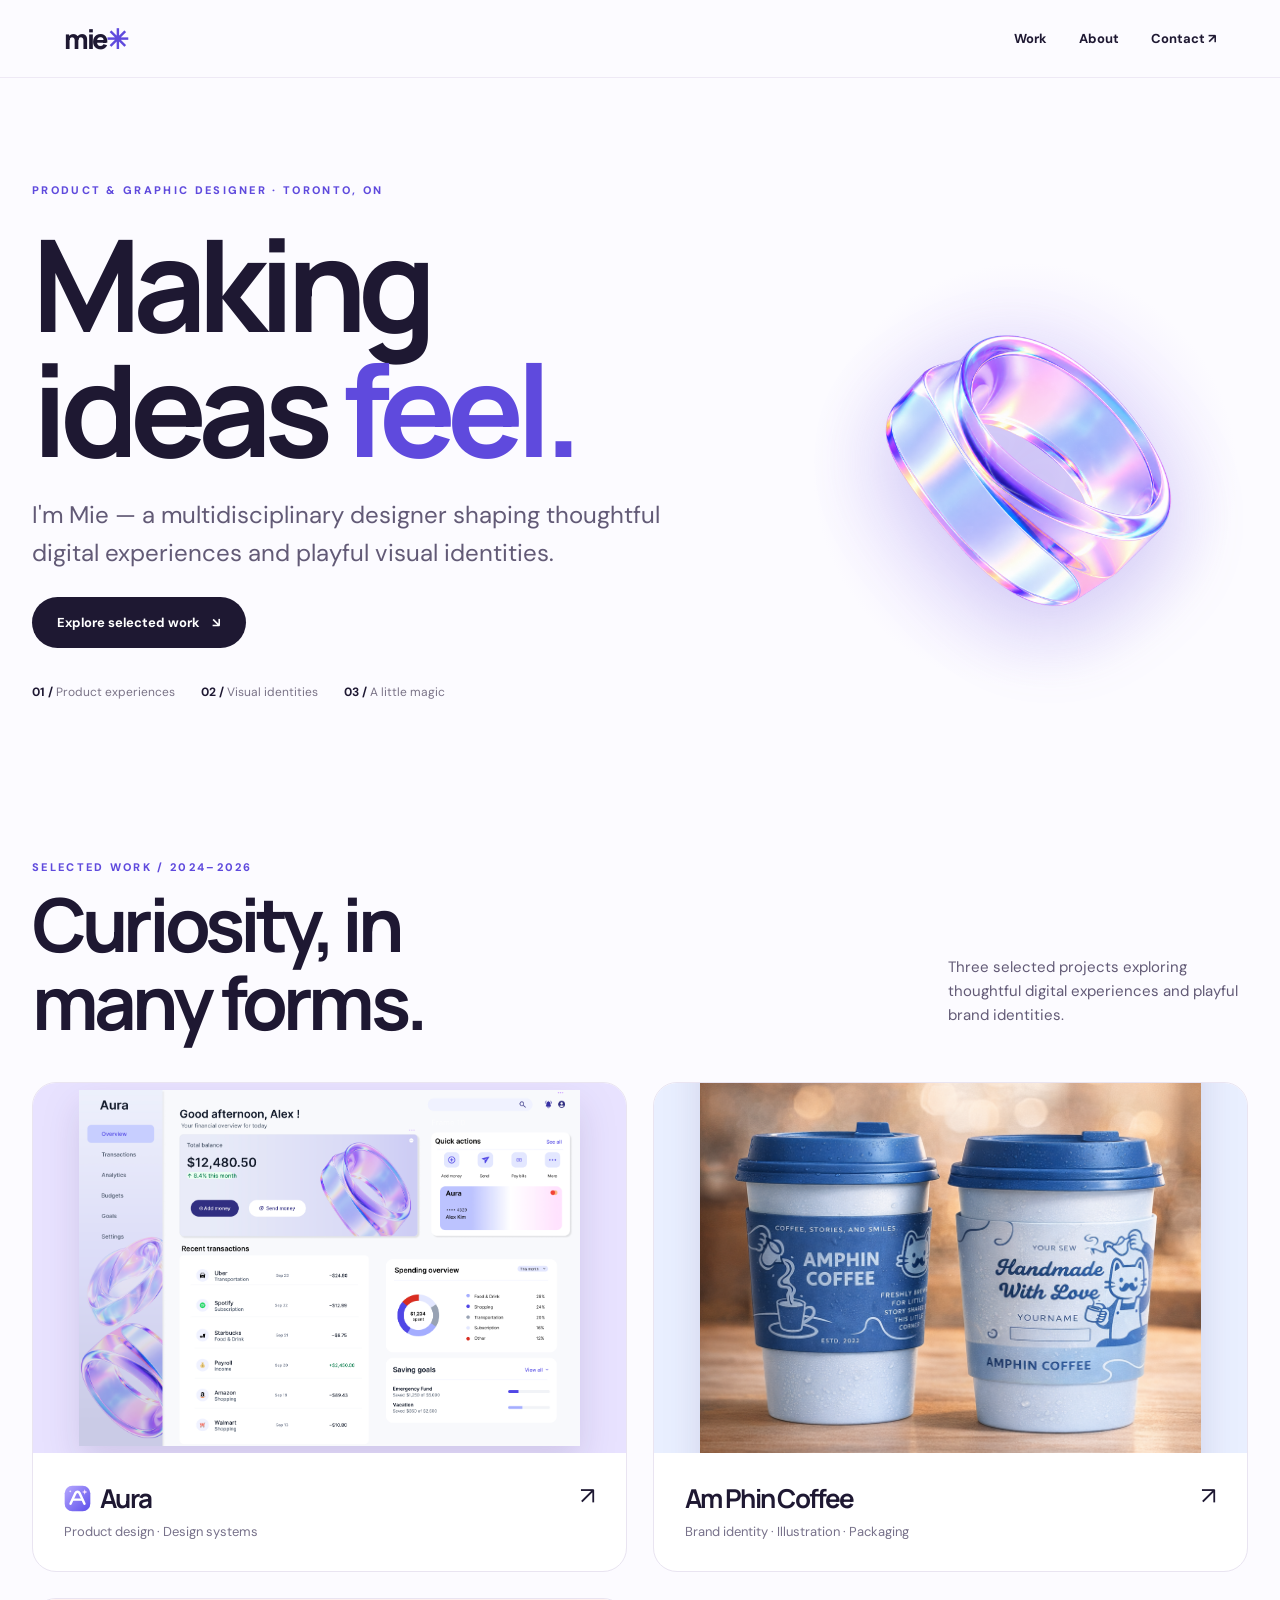
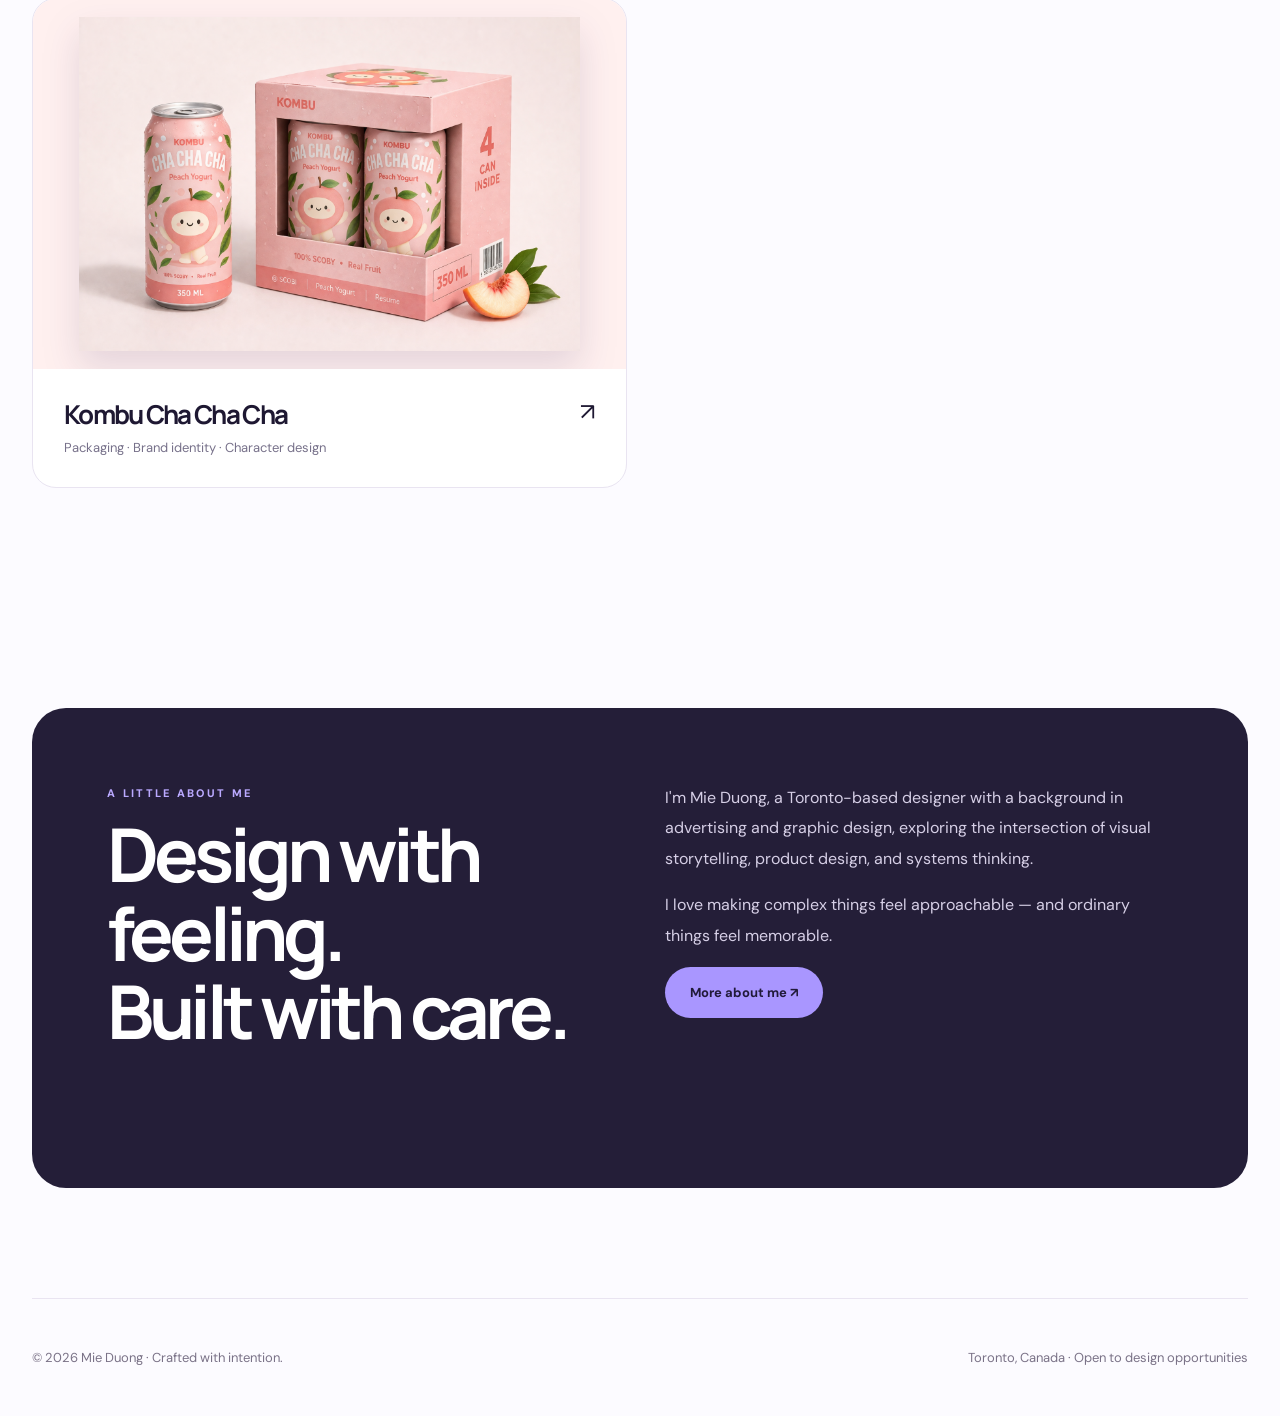
<file: index.html>
<!doctype html><html lang="en"><head><meta charset="utf-8"><meta name="viewport" content="width=device-width, initial-scale=1"><title>Mie Duong — Creative & Product Designer</title><link rel="stylesheet" href="styles.css"></head><body><header><a class="brand" href="index.html">mie<i>✳</i></a><nav><a href="index.html#work">Work</a><a href="about.html">About</a><a href="mailto:hello@example.com" title="Replace with your email">Contact ↗</a></nav></header><main><section class="hero"><div class="wrap hero-grid"><div><div class="eyebrow">Product & Graphic Designer · Toronto, ON</div><h1>Making<br>ideas <em>feel.</em></h1><p class="lead">I'm Mie — a multidisciplinary designer shaping thoughtful digital experiences and playful visual identities.</p><a class="btn" href="#work">Explore selected work <span>↘</span></a><div class="meta"><span><strong>01 /</strong> Product experiences</span><span><strong>02 /</strong> Visual identities</span><span><strong>03 /</strong> A little magic</span></div></div><div class="hero-art"><img class="orb" src="assets/a_clean_high_resolution_photorealistic_3d_cgi_re.png" alt="Abstract iridescent 3D sculpture"></div></div></section><section class="section" id="work"><div class="wrap"><div class="section-head"><div><p class="eyebrow">Selected work / 2024–2026</p><h2>Curiosity, in<br>many forms.</h2></div><p class="lead" style="font-size:15px;max-width:300px">Three selected projects exploring thoughtful digital experiences and playful brand identities.</p></div><div class="work-grid"><a class="work reveal" href="aura.html"><div class="visual lilac"><img src="assets/dashboard.png" alt="Aura design"></div><div class="info"><div><h3><img class="aura-mini-logo" src="assets/aura-mark.svg" alt="" aria-hidden="true">Aura</h3><p>Product design · Design systems</p></div><span class="arrow">↗</span></div></a><a class="work reveal" href="am-phin-coffee.html"><div class="visual butter"><img src="assets/am-cups.png" alt="Am Phin Coffee design"></div><div class="info"><div><h3>Am Phin Coffee</h3><p>Brand identity · Illustration · Packaging</p></div><span class="arrow">↗</span></div></a><a class="work reveal" href="kombu-cha-cha-cha.html"><div class="visual pink"><img src="assets/kombu-peach.png" alt="Kombu Cha Cha Cha design"></div><div class="info"><div><h3>Kombu Cha Cha Cha</h3><p>Packaging · Brand identity · Character design</p></div><span class="arrow">↗</span></div></a></div></div></section><section class="section" id="about"><div class="wrap"><div class="about reveal"><div><p class="eyebrow">A little about me</p><h2>Design with<br>feeling.<br>Built with care.</h2></div><div><p>I'm Mie Duong, a Toronto-based designer with a background in advertising and graphic design, exploring the intersection of visual storytelling, product design, and systems thinking.</p><p>I love making complex things feel approachable — and ordinary things feel memorable.</p><a class="btn" style="background:#a996ff;color:#211a39" href="about.html">More about me ↗</a></div></div></div></section></main><div class="wrap"><footer class="footer"><span>© 2026 Mie Duong · Crafted with intention.</span><span>Toronto, Canada · Open to design opportunities</span></footer></div><script src="script.js"></script></body></html>
</file>
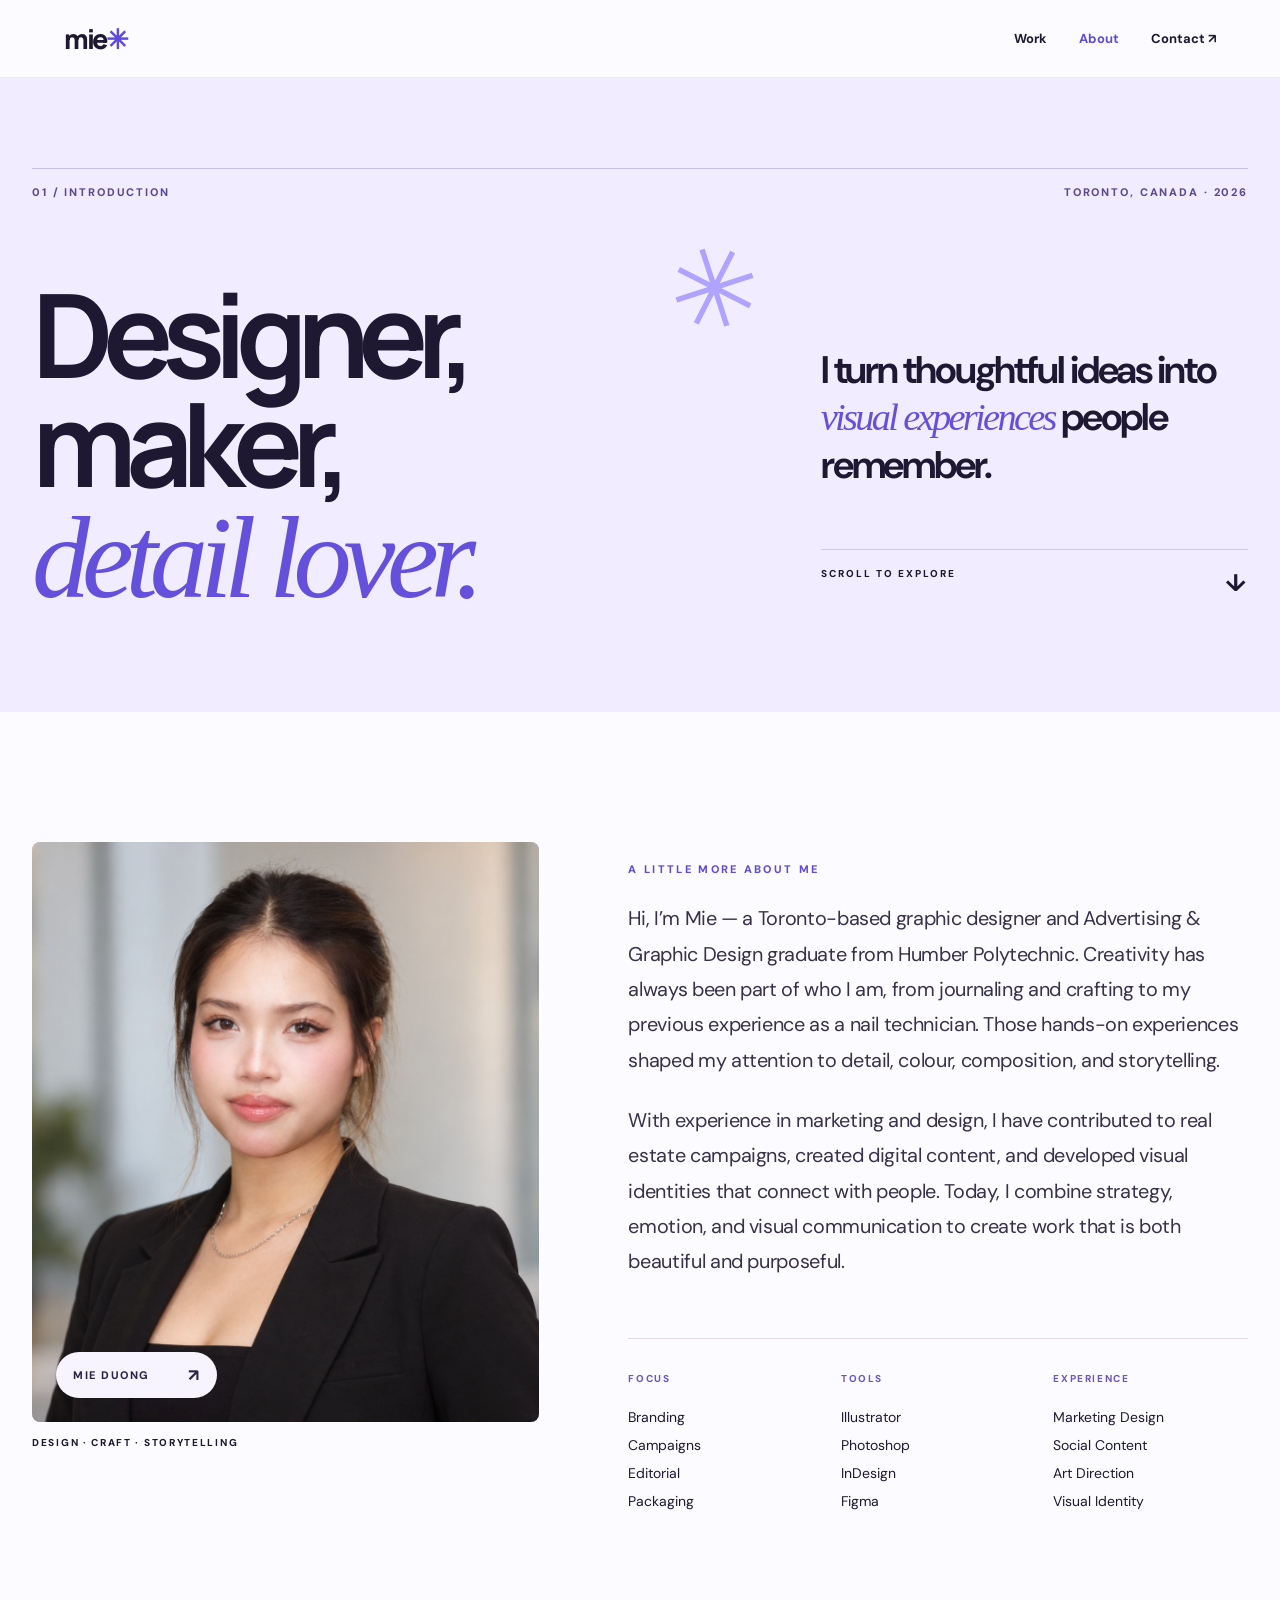
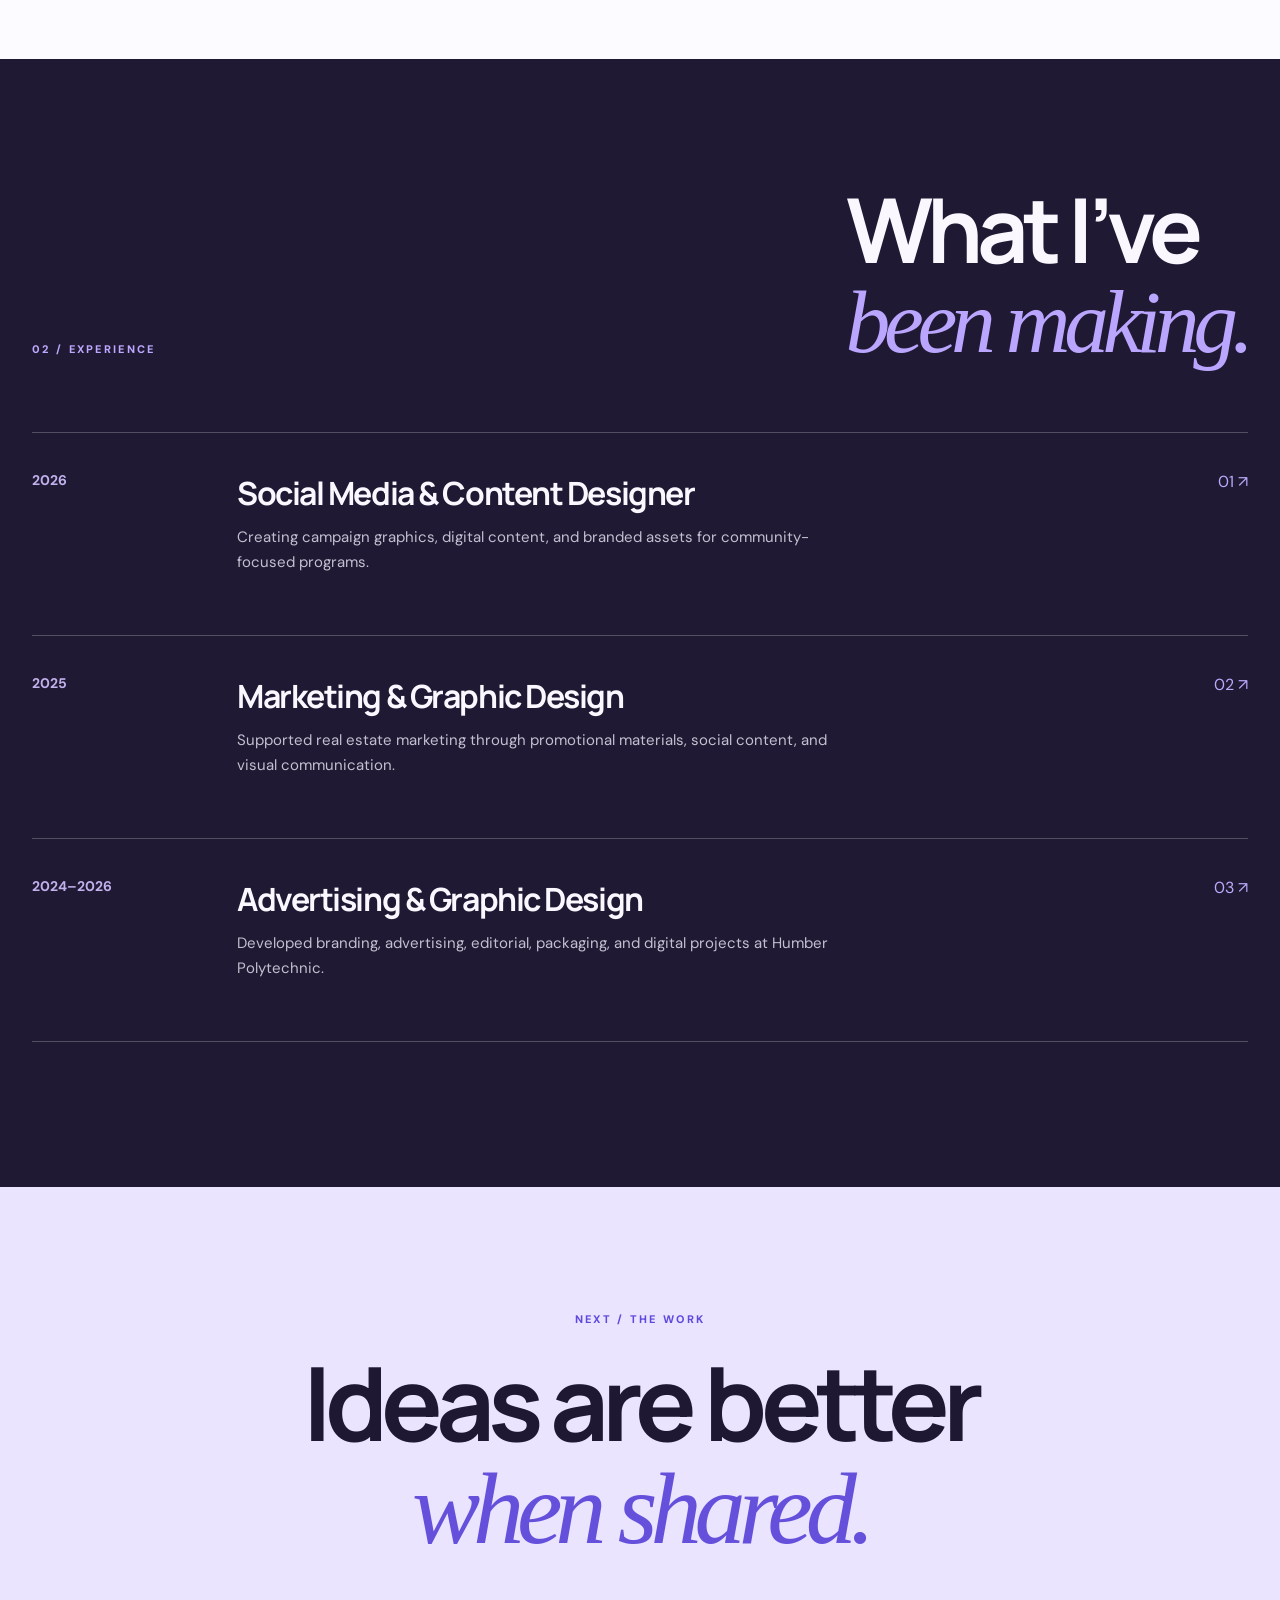
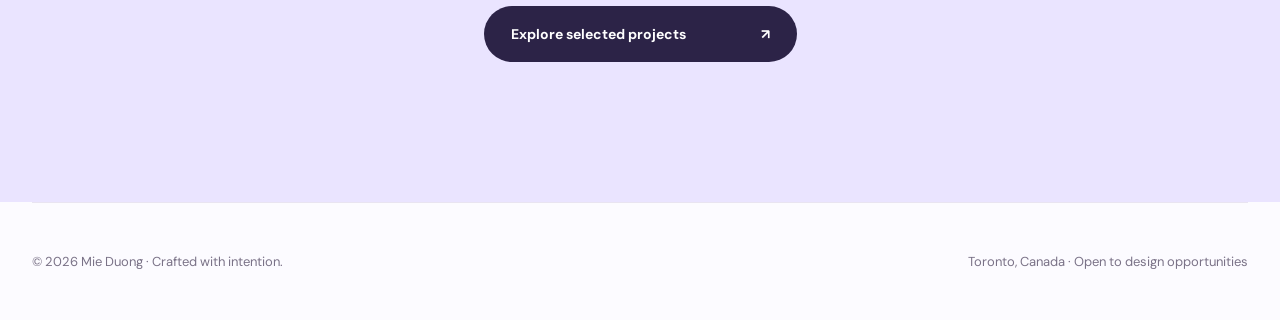
<file: about.html>
<!doctype html><html lang="en"><head><meta charset="utf-8"><meta name="viewport" content="width=device-width,initial-scale=1"><meta name="description" content="Meet Mie Duong, a Toronto-based graphic designer specializing in branding, campaigns, editorial and digital experiences."><title>About — Mie Duong</title><link rel="stylesheet" href="styles.css"><link rel="stylesheet" href="about.css"></head><body><header><a class="brand" href="index.html">mie<i>✳</i></a><nav><a href="index.html#work">Work</a><a href="about.html" aria-current="page">About</a><a href="mailto:hello@example.com" title="Replace with your email">Contact ↗</a></nav></header><main>
<section class="about-intro"><div class="wrap"><div class="about-topline"><span>01 / INTRODUCTION</span><span>TORONTO, CANADA · 2026</span></div><div class="about-head"><div><h1>Designer,<br>maker,<br><em>detail lover.</em></h1><div class="mini-symbol" aria-hidden="true">✳</div></div><div class="about-statement"><p>I turn thoughtful ideas into <em>visual experiences</em> people remember.</p><div class="about-scroll">SCROLL TO EXPLORE <span>↓</span></div></div></div></div></section>
<section class="about-bio"><div class="wrap bio-grid"><div class="bio-visual"><div class="bio-art bio-portrait"><img src="assets/mie-portrait.jpg" alt="Portrait of Mie Duong" loading="lazy"><span class="portrait-tag">MIE DUONG <span>↗</span></span></div><div class="bio-art-caption">DESIGN · CRAFT · STORYTELLING</div></div><div class="bio-copy"><p class="eyebrow">A little more about me</p><p>Hi, I’m Mie — a Toronto-based graphic designer and Advertising &amp; Graphic Design graduate from Humber Polytechnic. Creativity has always been part of who I am, from journaling and crafting to my previous experience as a nail technician. Those hands-on experiences shaped my attention to detail, colour, composition, and storytelling.</p><p>With experience in marketing and design, I have contributed to real estate campaigns, created digital content, and developed visual identities that connect with people. Today, I combine strategy, emotion, and visual communication to create work that is both beautiful and purposeful.</p><div class="bio-details"><div><span>FOCUS</span><p>Branding<br>Campaigns<br>Editorial<br>Packaging</p></div><div><span>TOOLS</span><p>Illustrator<br>Photoshop<br>InDesign<br>Figma</p></div><div><span>EXPERIENCE</span><p>Marketing Design<br>Social Content<br>Art Direction<br>Visual Identity</p></div></div></div></div></section>
<section class="experience-section"><div class="wrap"><div class="experience-heading"><p class="eyebrow">02 / EXPERIENCE</p><h2>What I’ve<br><em>been making.</em></h2></div><div class="experience-list"><article class="experience-item"><span class="year">2026</span><div><h3>Social Media &amp; Content Designer</h3><p>Creating campaign graphics, digital content, and branded assets for community-focused programs.</p></div><span class="exp-index">01 ↗</span></article><article class="experience-item"><span class="year">2025</span><div><h3>Marketing &amp; Graphic Design</h3><p>Supported real estate marketing through promotional materials, social content, and visual communication.</p></div><span class="exp-index">02 ↗</span></article><article class="experience-item"><span class="year">2024–2026</span><div><h3>Advertising &amp; Graphic Design</h3><p>Developed branding, advertising, editorial, packaging, and digital projects at Humber Polytechnic.</p></div><span class="exp-index">03 ↗</span></article></div></div></section>
<section class="about-outro"><div class="wrap"><p class="eyebrow">NEXT / THE WORK</p><h2>Ideas are better<br><em>when shared.</em></h2><a class="about-work-link" href="index.html#work">Explore selected projects <span>↗</span></a></div></section></main><div class="wrap"><footer class="footer"><span>© 2026 Mie Duong · Crafted with intention.</span><span>Toronto, Canada · Open to design opportunities</span></footer></div><script src="script.js"></script></body></html>
</file>
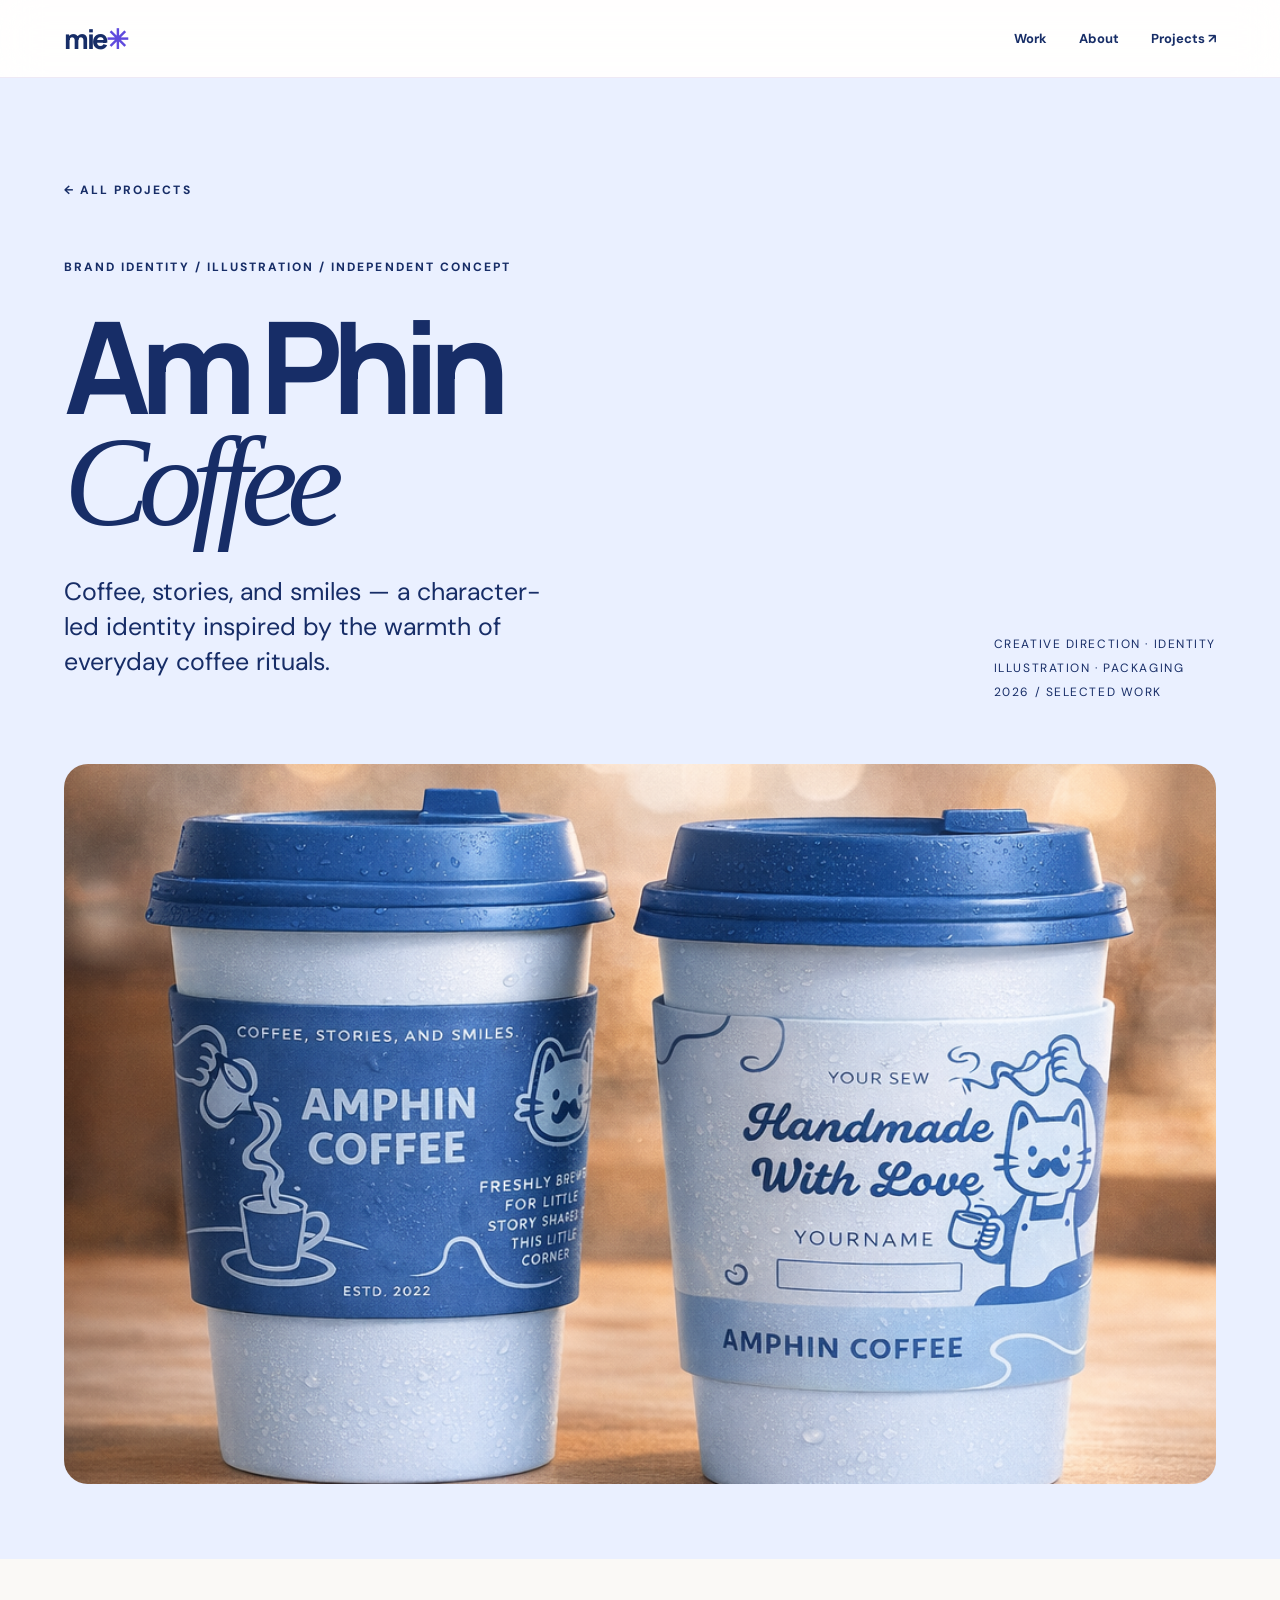
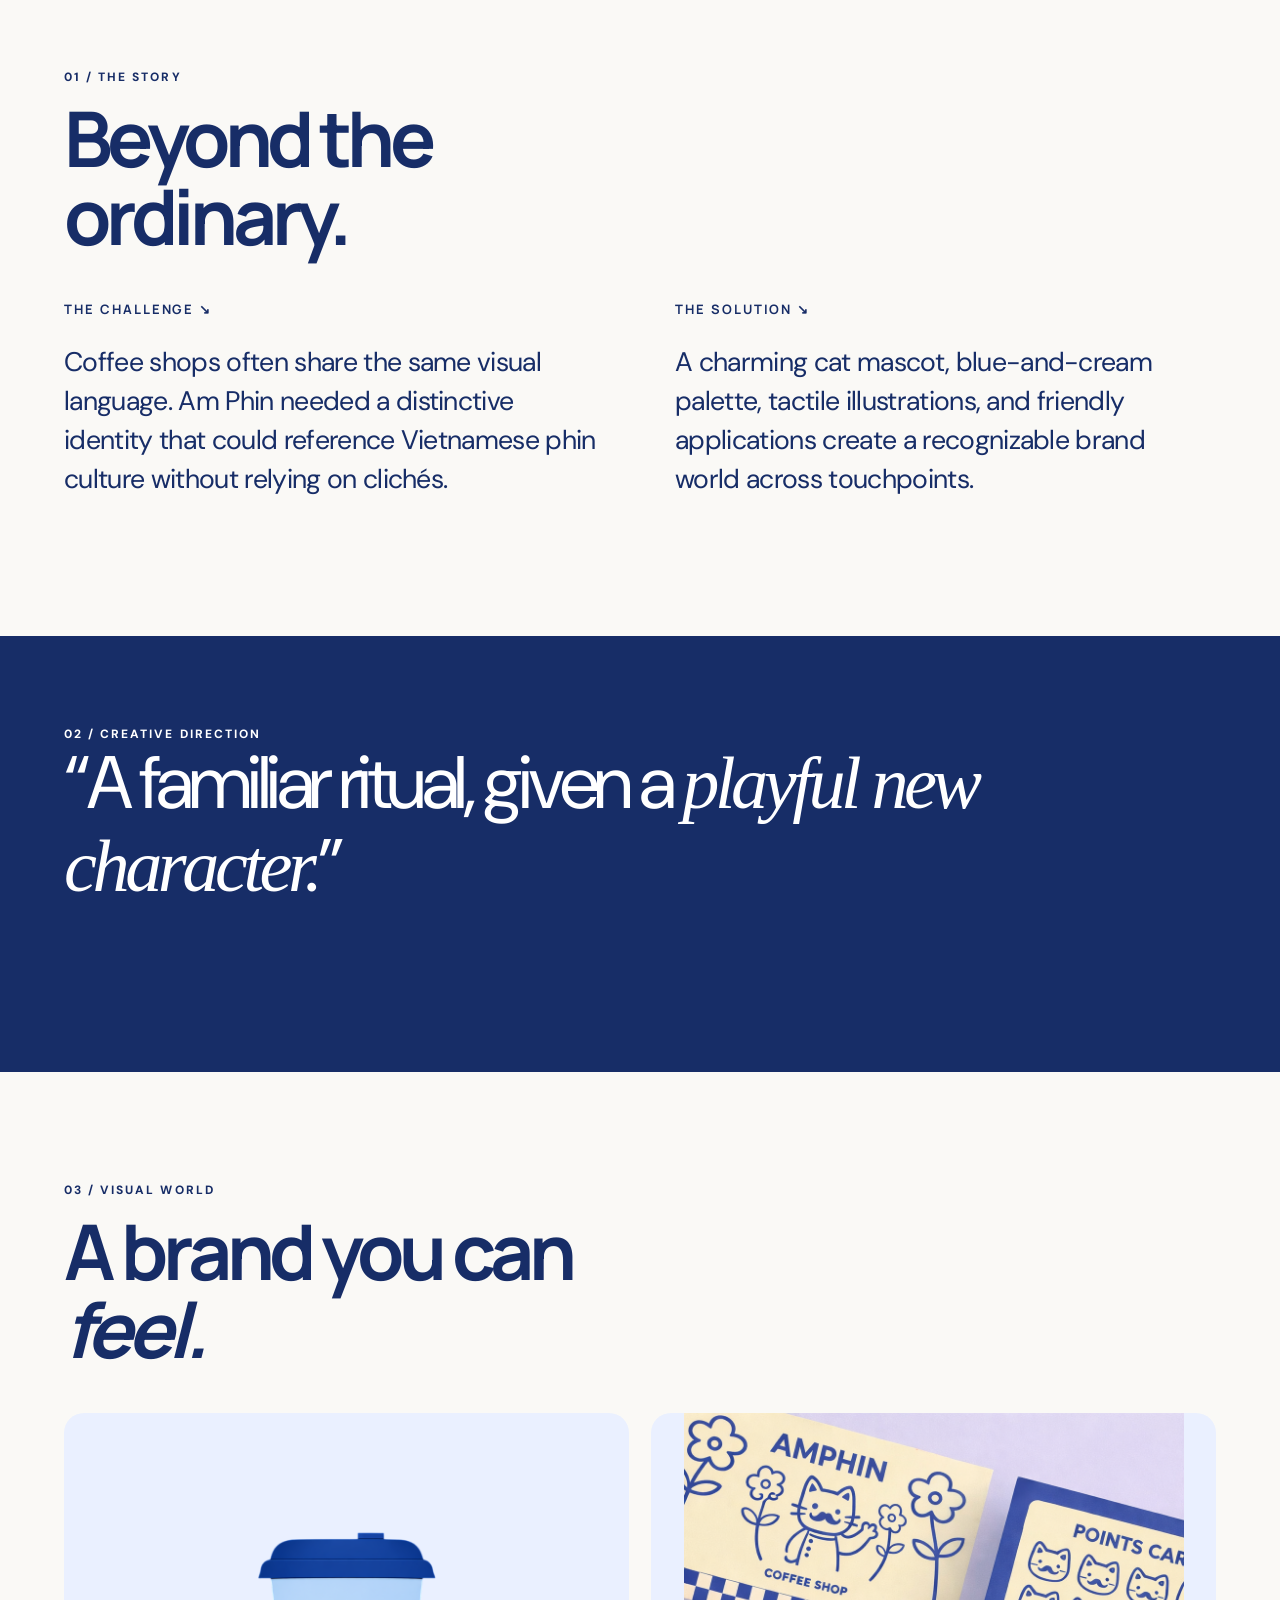
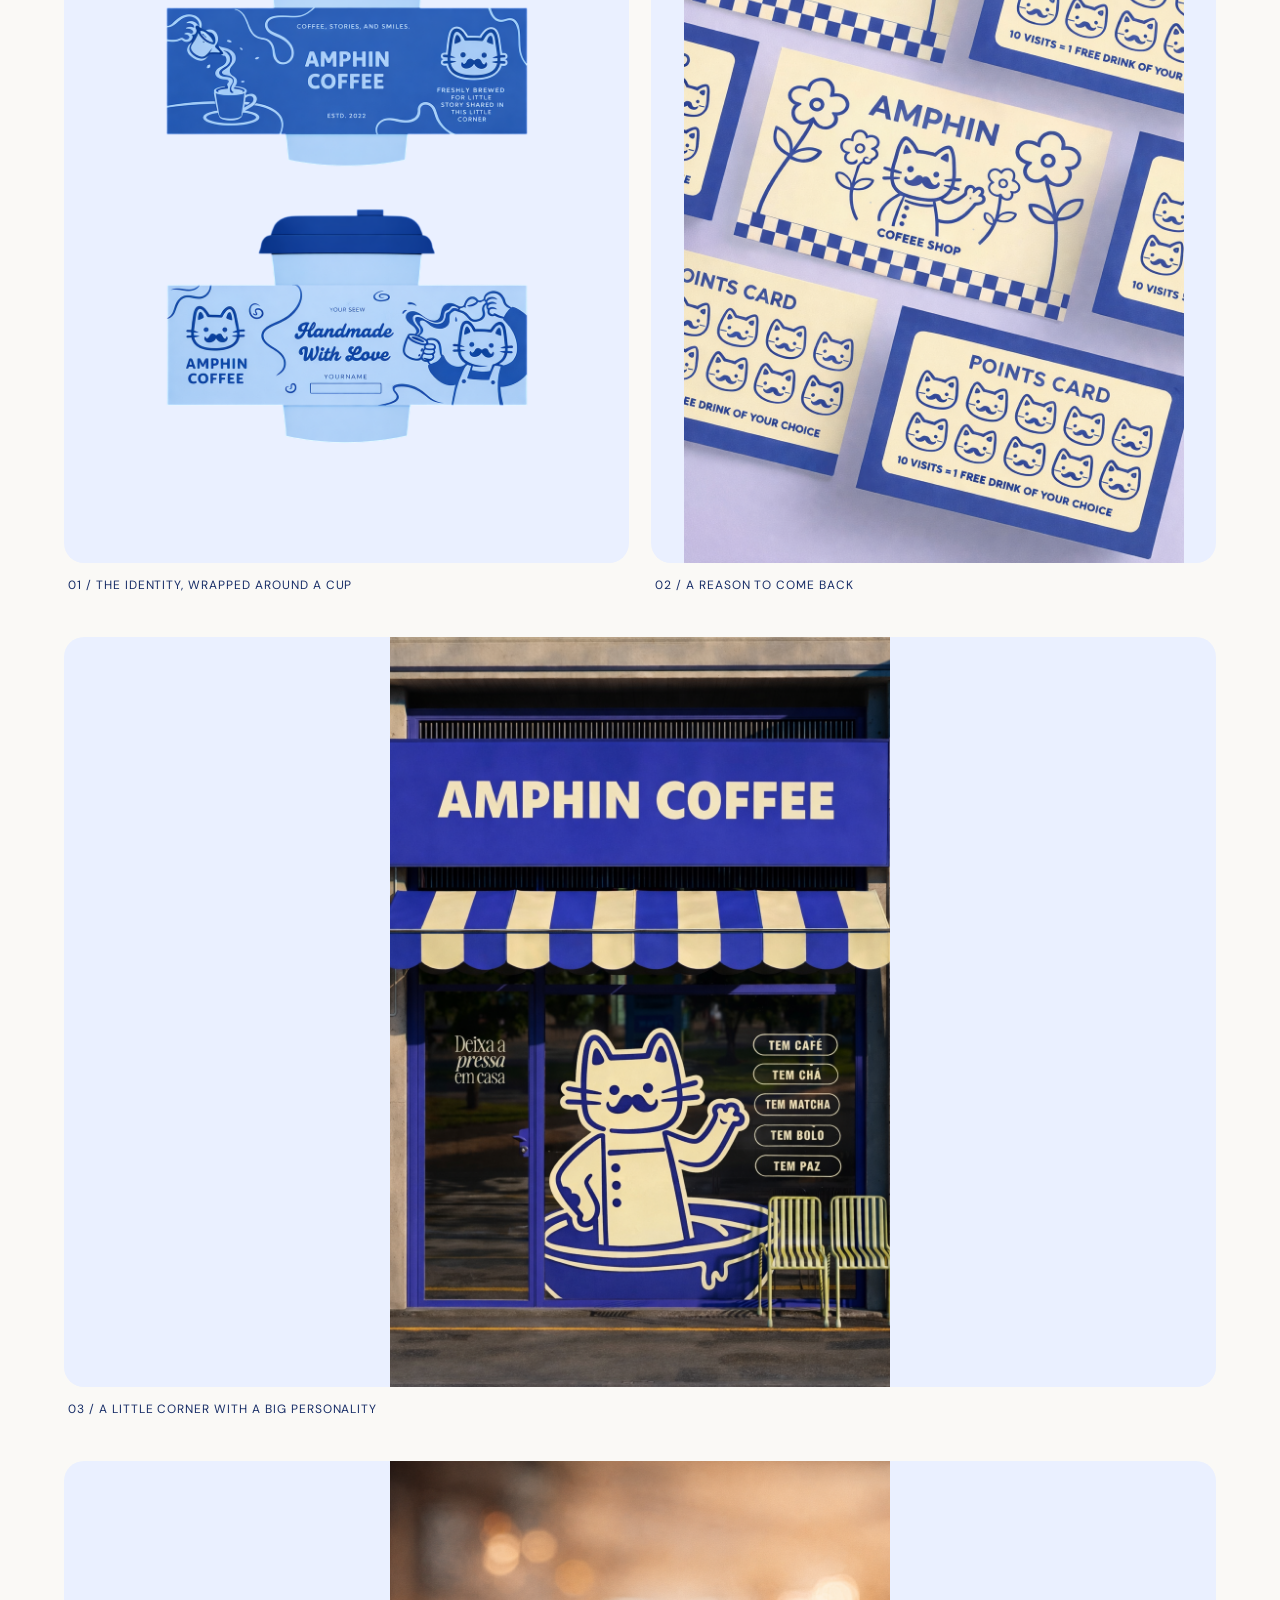
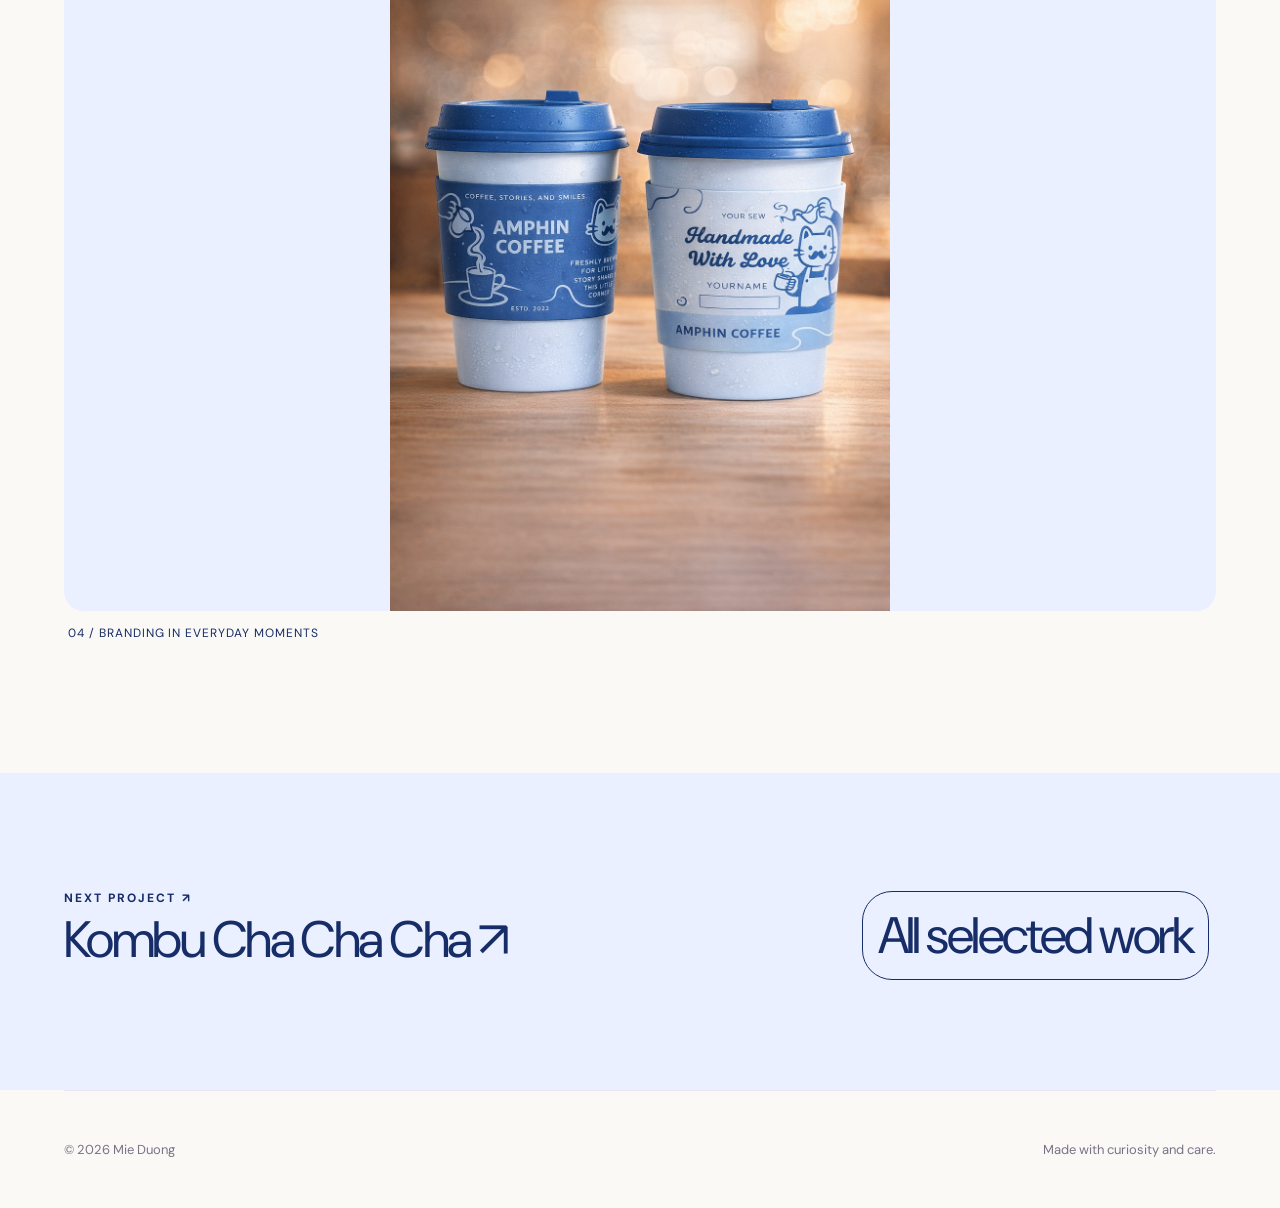
<file: am-phin-coffee.html>
<!doctype html><html lang="en"><head><meta charset="utf-8"><meta name="viewport" content="width=device-width,initial-scale=1"><meta name="description" content="Am Phin Coffee brand identity and packaging case study by Mie Duong"><title>Am Phin Coffee — Mie Duong</title><link rel="stylesheet" href="styles.css"><link rel="stylesheet" href="brand-refined.css"></head><body class="brandcase "><header><a class="brand" href="index.html">mie<i>✳</i></a><nav><a href="index.html#work">Work</a><a href="about.html">About</a><a href="index.html#work">Projects ↗</a></nav></header><main><section class="bc-hero"><div class="bc-wrap"><a class="bc-kicker" href="index.html#work">← All projects</a><div class="bc-kicker" style="margin-top:60px">BRAND IDENTITY / ILLUSTRATION / Independent concept</div><h1 class="bc-heading">Am Phin<br><em>Coffee</em></h1><div class="bc-intro"><p>Coffee, stories, and smiles — a character-led identity inspired by the warmth of everyday coffee rituals.</p><div class="bc-meta">Creative direction · Identity<br>Illustration · Packaging<br>2026 / Selected work</div></div><div class="bc-cover"><img src="assets/am-cups.png" alt="Am Phin Coffee hero mockup"></div></div></section><section class="bc-section"><div class="bc-wrap"><div class="bc-kicker">01 / The story</div><h2 class="bc-section-title">Beyond the<br>ordinary.</h2><div class="bc-columns"><div><h3>THE CHALLENGE ↘</h3><p>Coffee shops often share the same visual language. Am Phin needed a distinctive identity that could reference Vietnamese phin culture without relying on clichés.</p></div><div><h3>THE SOLUTION ↘</h3><p>A charming cat mascot, blue-and-cream palette, tactile illustrations, and friendly applications create a recognizable brand world across touchpoints.</p></div></div></div></section><section class="bc-quote"><div class="bc-wrap"><div class="bc-kicker">02 / Creative direction</div><p>“A familiar ritual, given a <em>playful new character.</em>”</p></div></section><section class="bc-section"><div class="bc-wrap"><div class="bc-kicker">03 / Visual world</div><h2 class="bc-section-title">A brand you can<br><em>feel.</em></h2><div class="bc-gallery"><figure class="bc-figure "><div class="bc-img"><img loading="lazy" src="assets/am-sleeves.png" alt="Two illustrated cup sleeves"></div><figcaption>01 / The identity, wrapped around a cup</figcaption></figure><figure class="bc-figure "><div class="bc-img"><img loading="lazy" src="assets/am-loyalty.png" alt="Cat mascot and coffee loyalty cards"></div><figcaption>02 / A reason to come back</figcaption></figure><figure class="bc-figure wide"><div class="bc-img"><img loading="lazy" src="assets/am-storefront.png" alt="Blue and cream coffee storefront with cat mascot"></div><figcaption>03 / A little corner with a big personality</figcaption></figure><figure class="bc-figure wide"><div class="bc-img"><img loading="lazy" src="assets/am-cups.png" alt="Branded takeaway cups in cafe"></div><figcaption>04 / Branding in everyday moments</figcaption></figure></div></div></section><section class="bc-section" style="background:var(--tone)"><div class="bc-wrap bc-next"><div><div class="bc-kicker">NEXT PROJECT ↗</div><a href="kombu-cha-cha-cha.html">Kombu Cha Cha Cha ↗</a></div><a class="bc-chip" href="index.html#work">All selected work</a></div></section></main><div class="bc-wrap"><footer class="footer"><span>© 2026 Mie Duong</span><span>Made with curiosity and care.</span></footer></div><script src="script.js"></script></body></html>
</file>
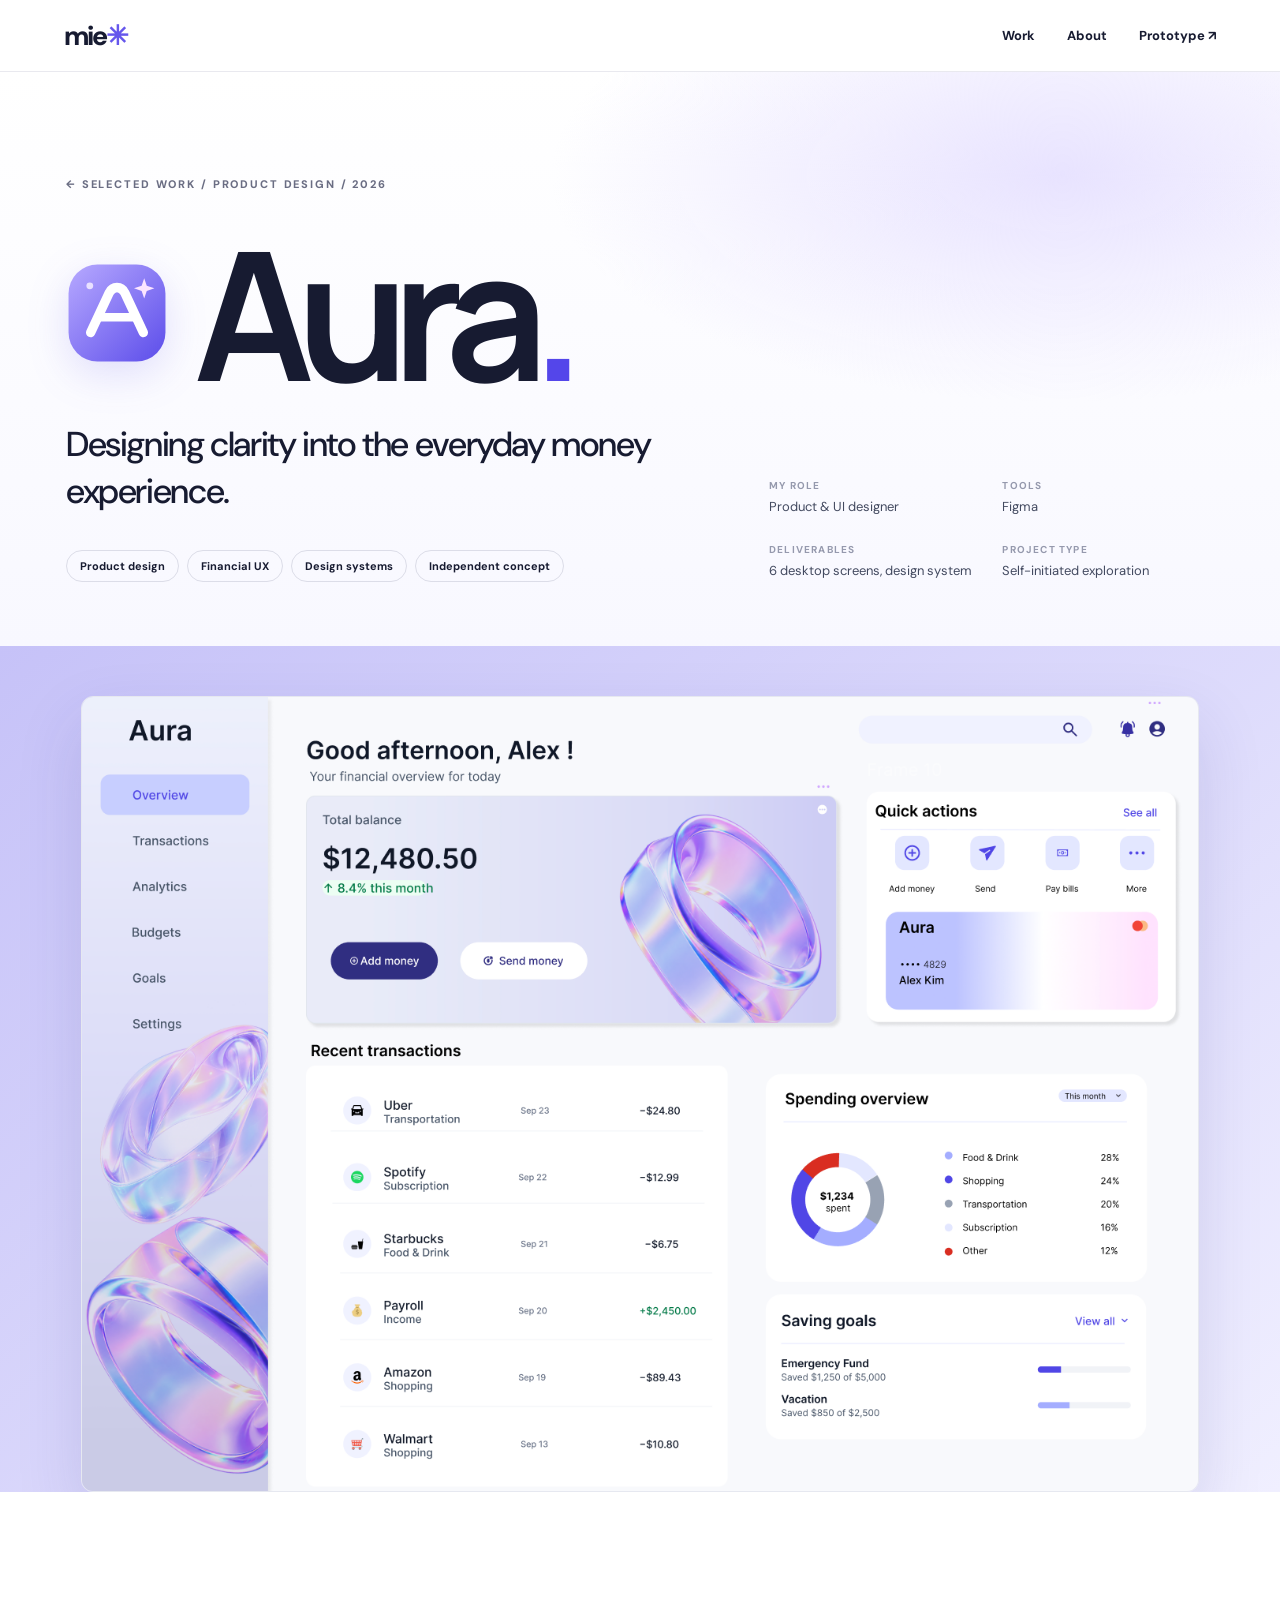
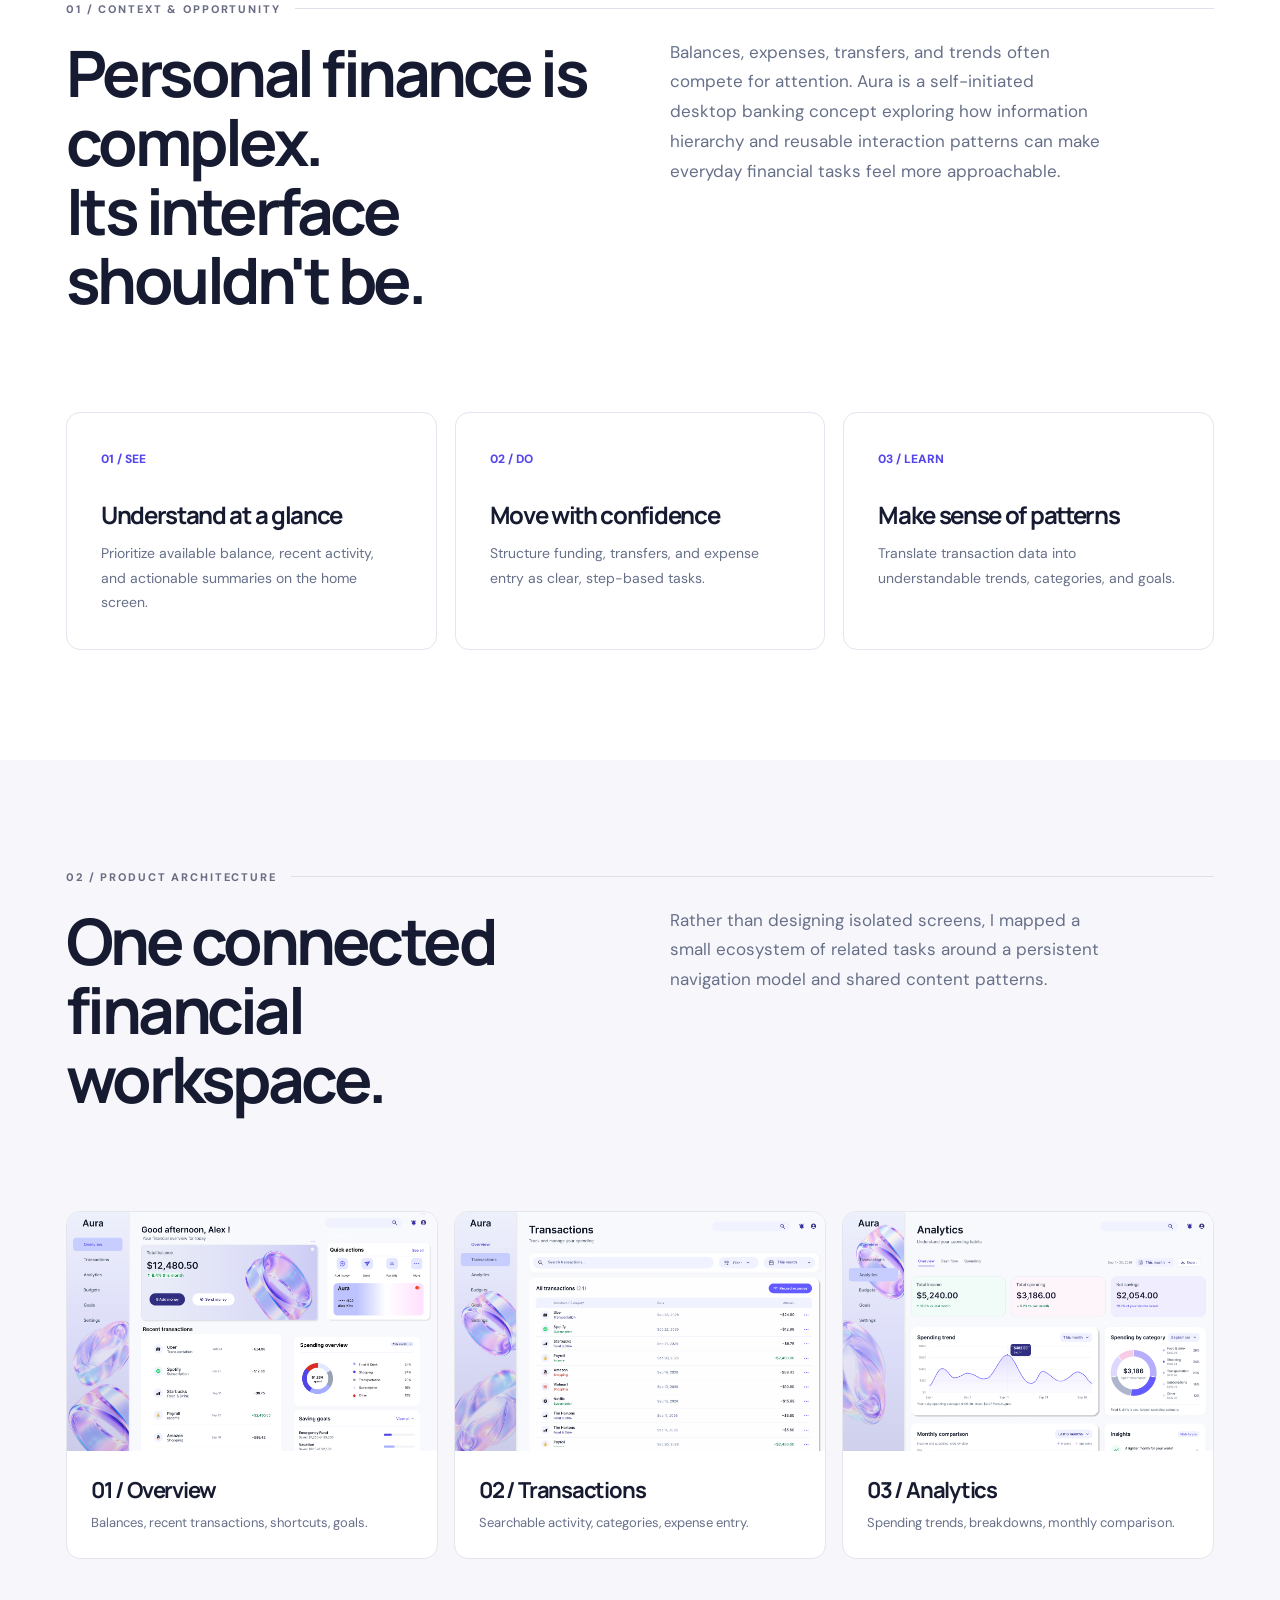
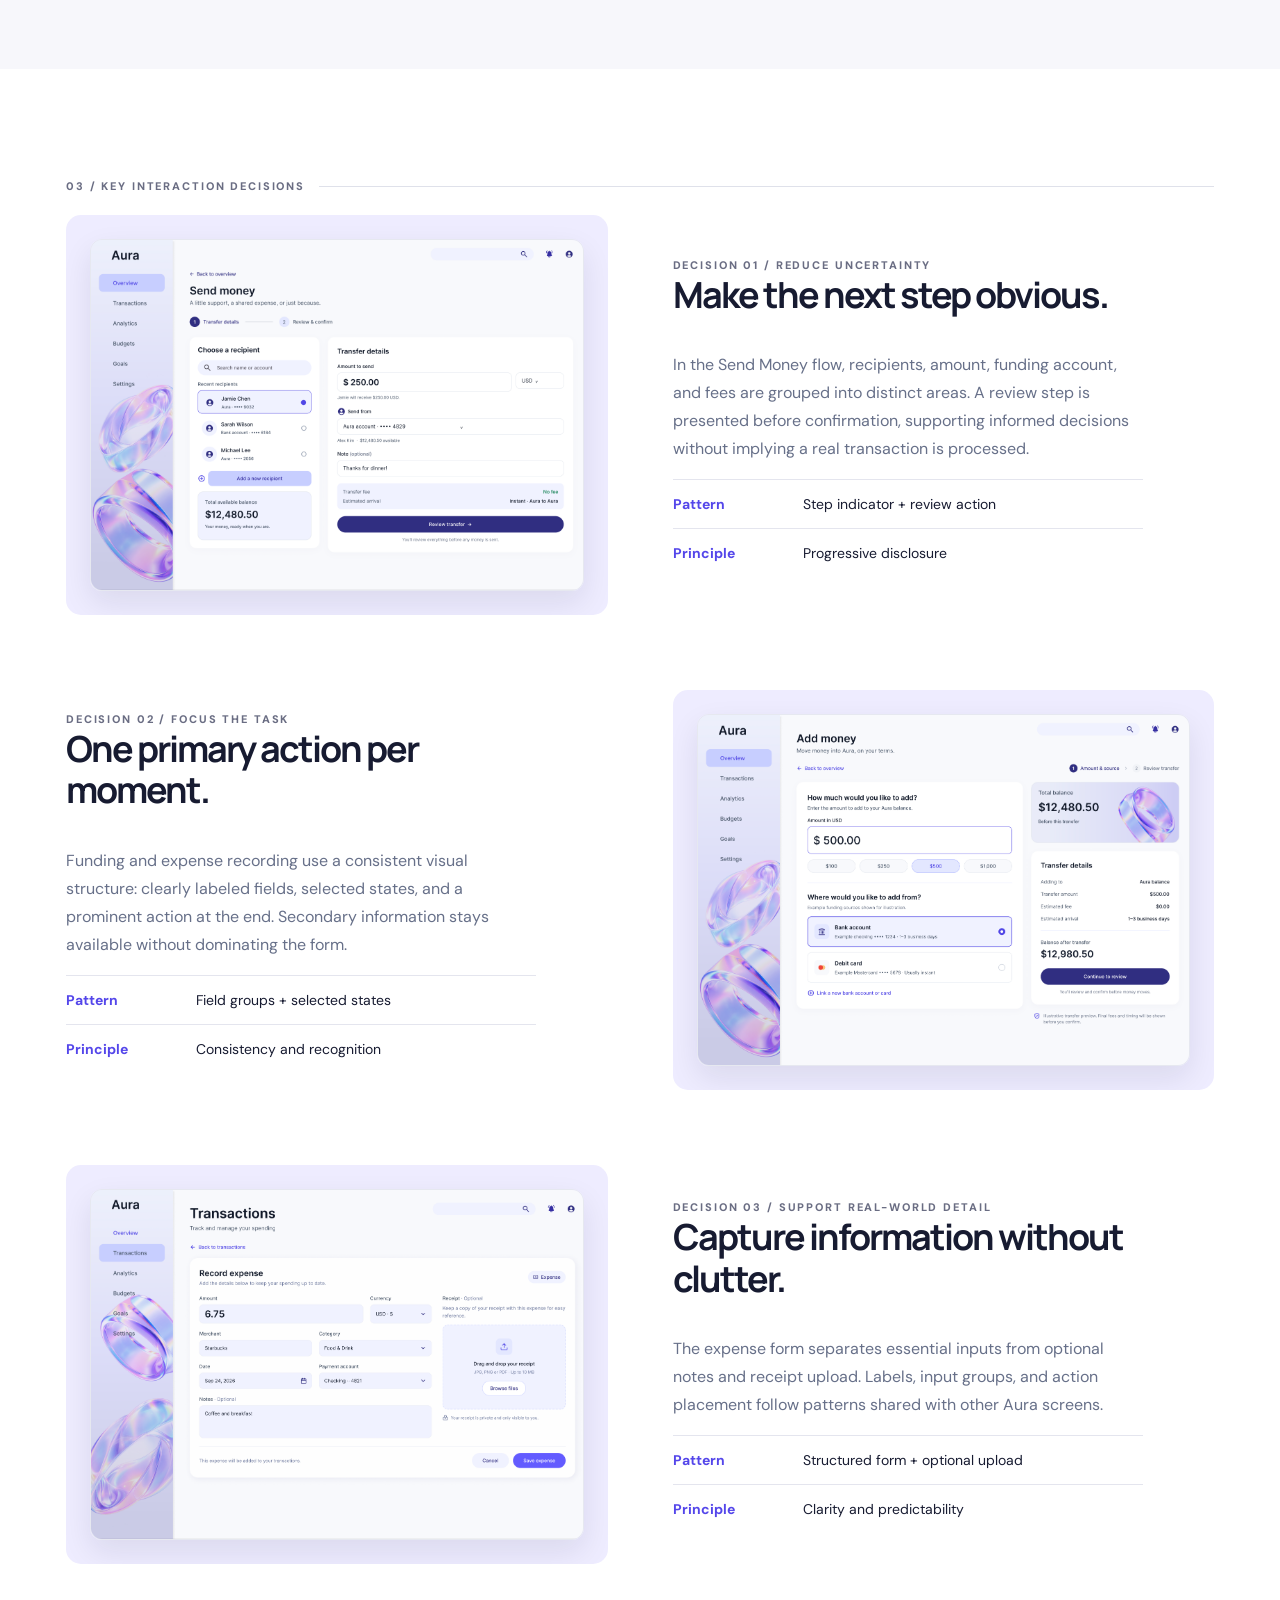
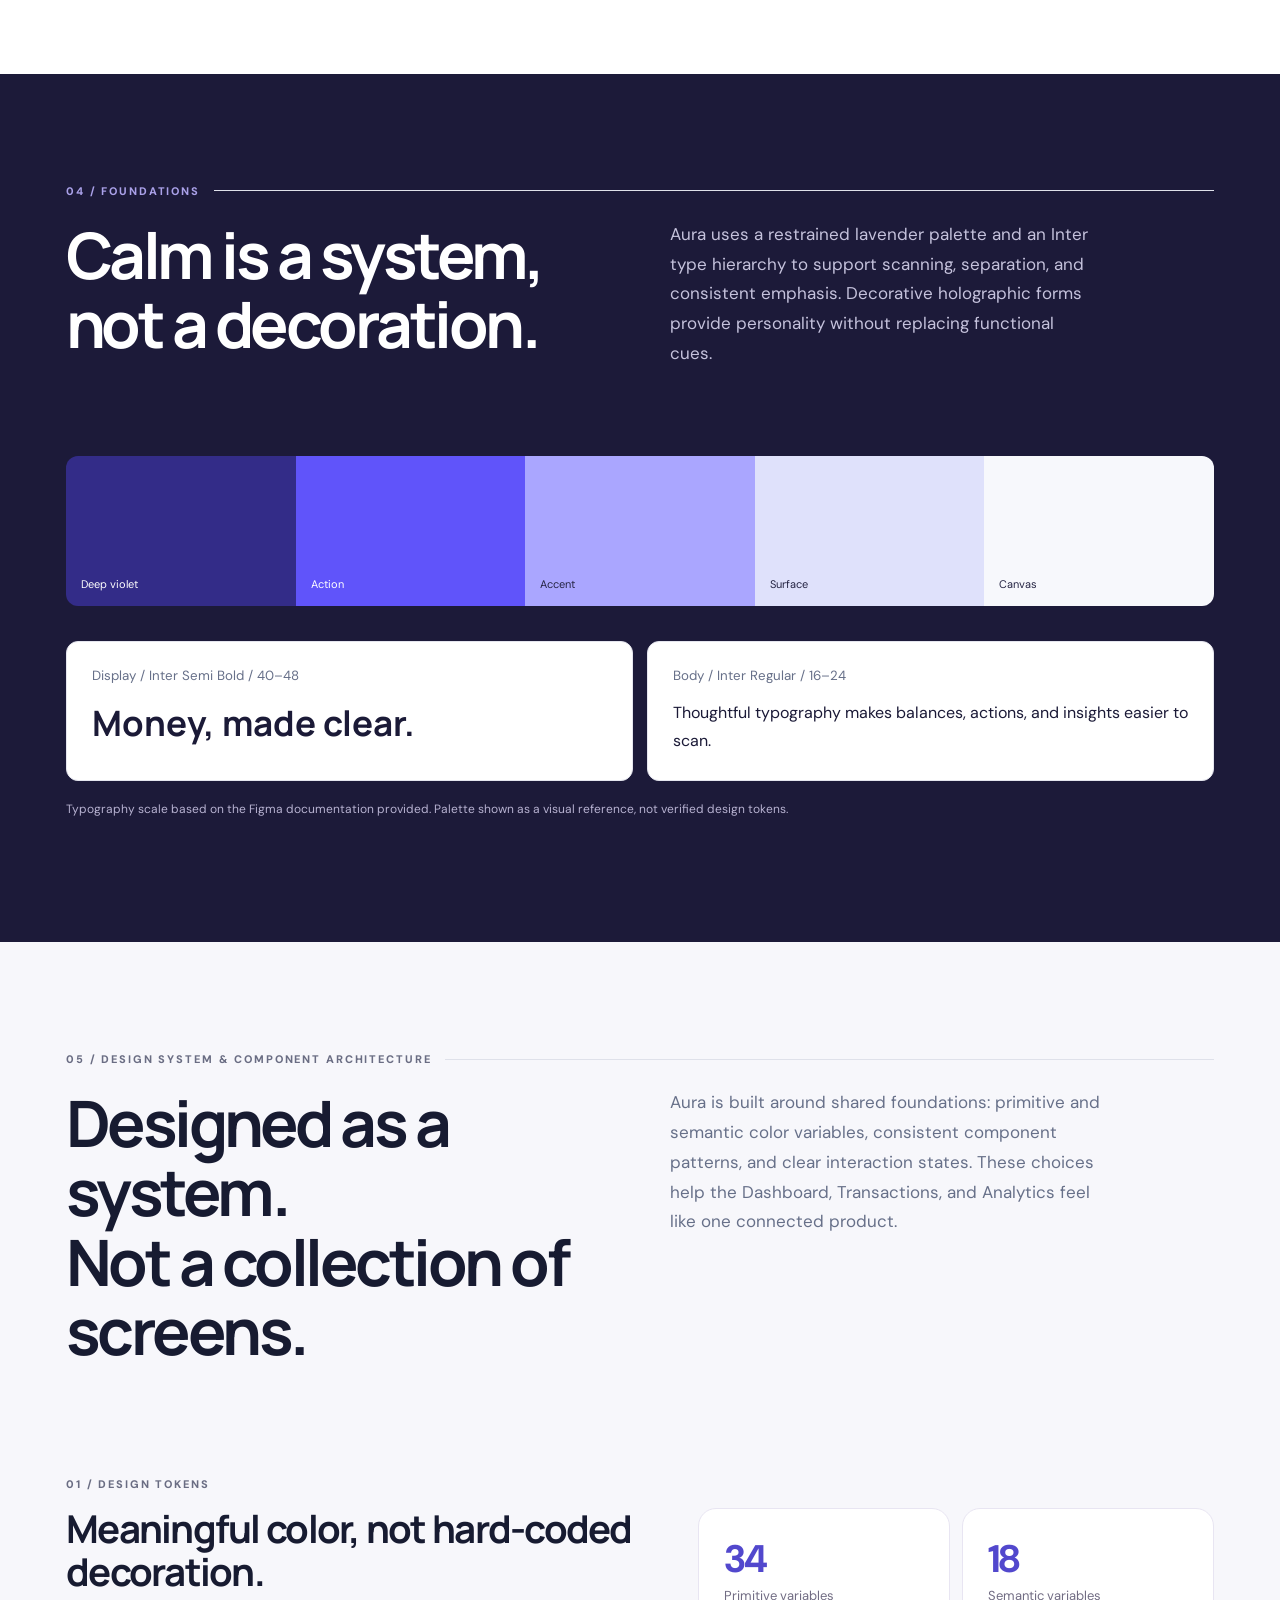
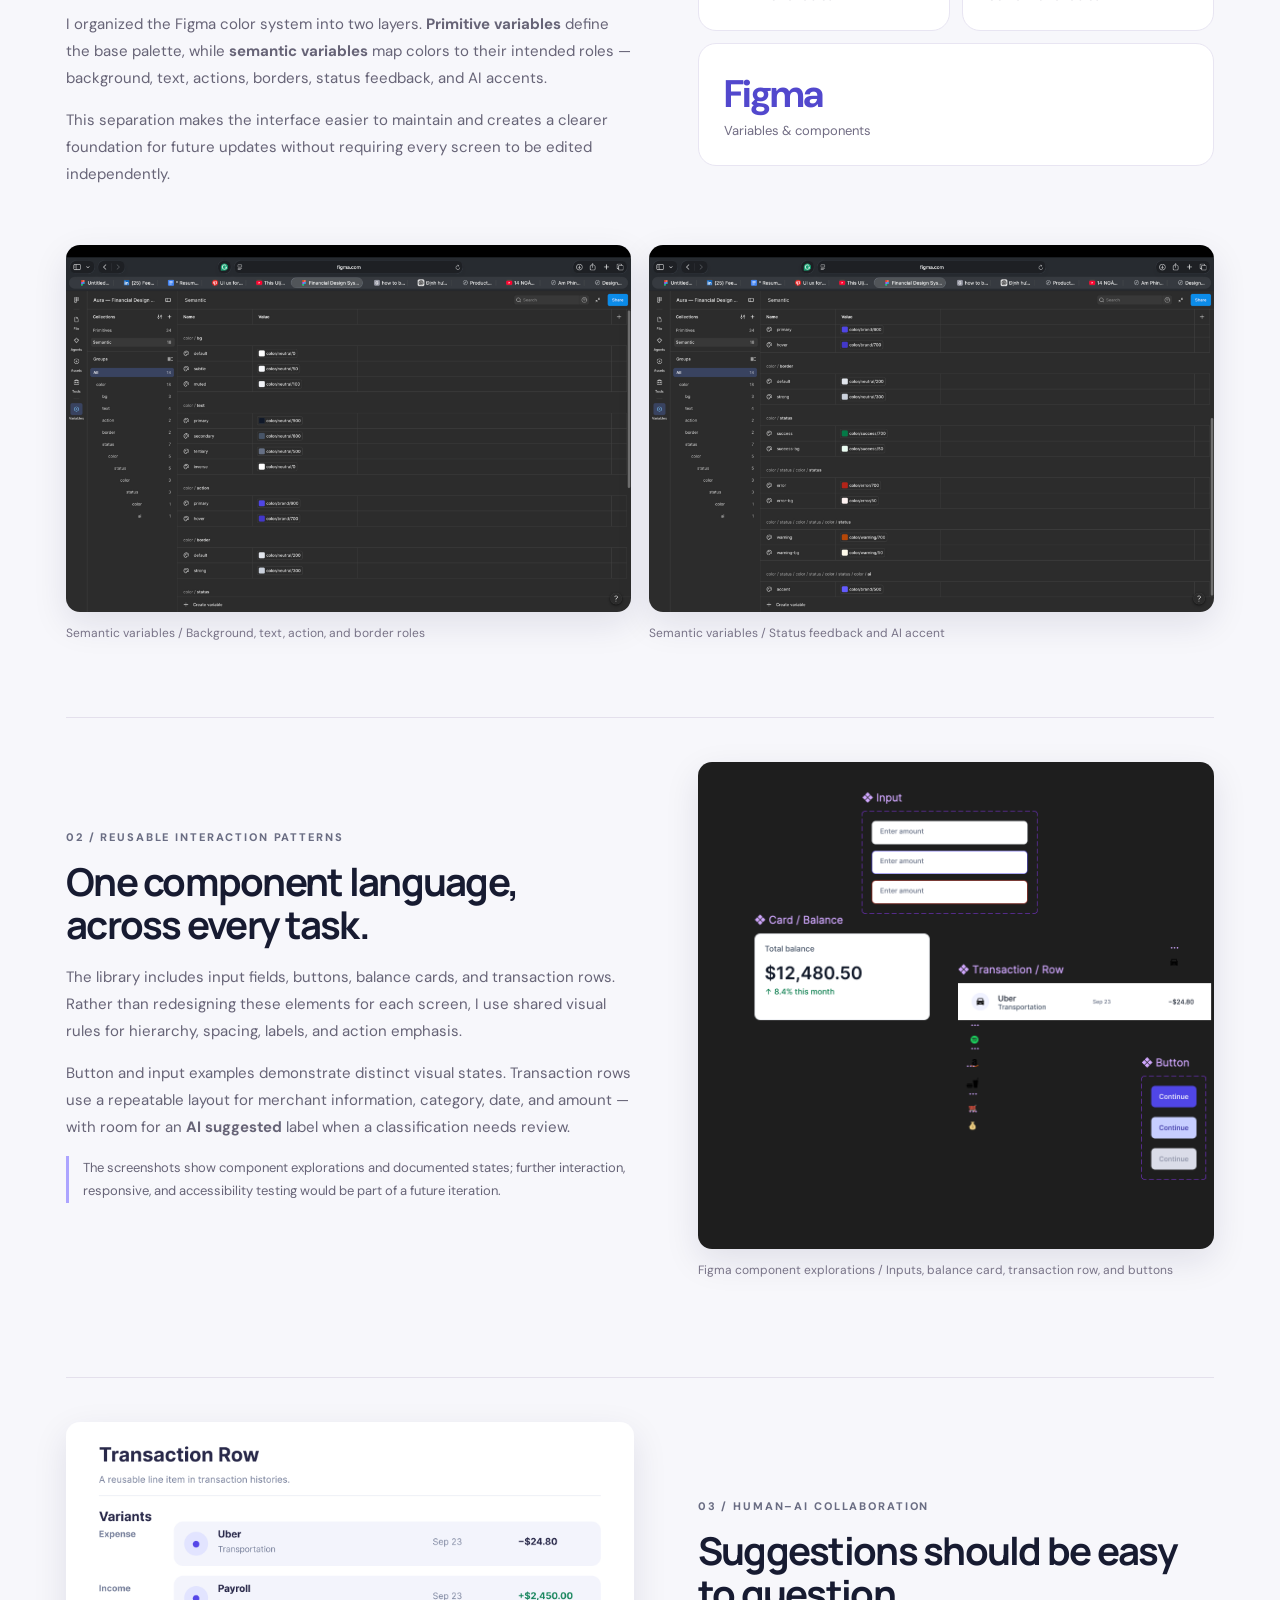
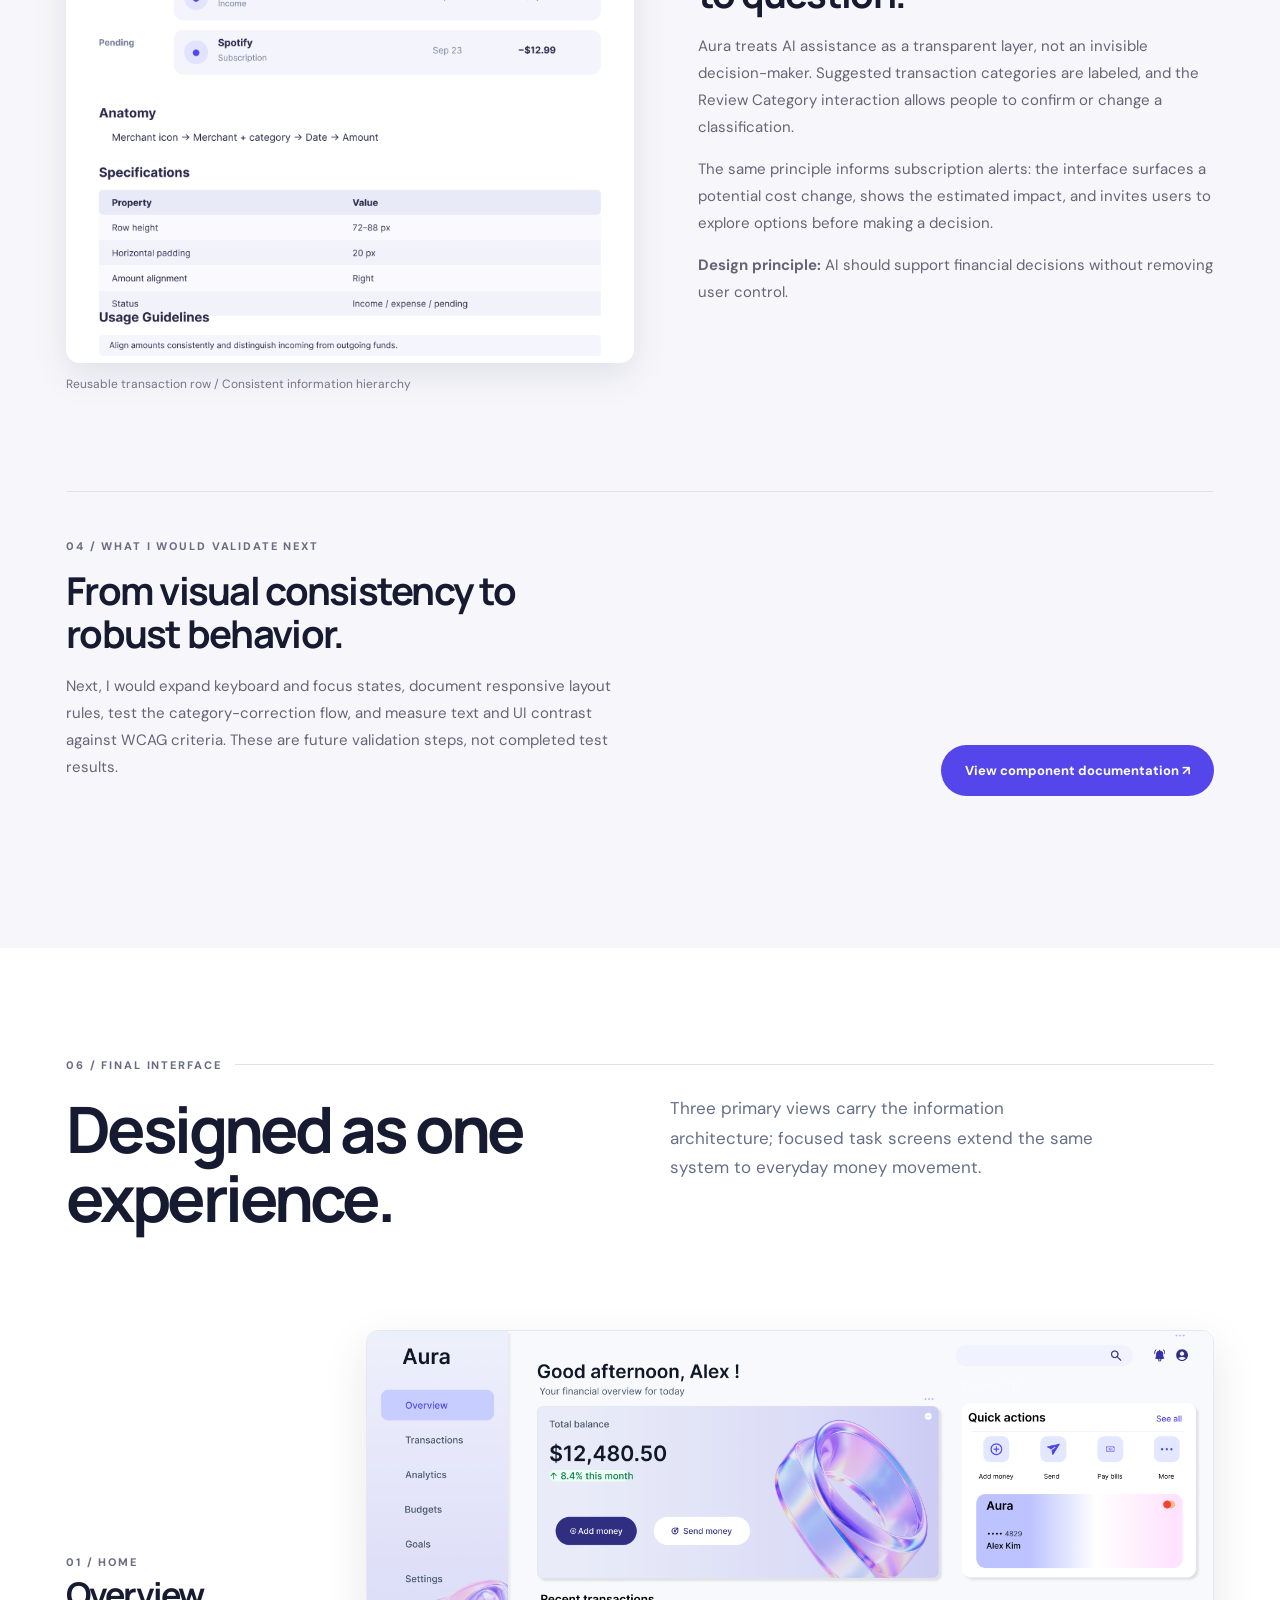
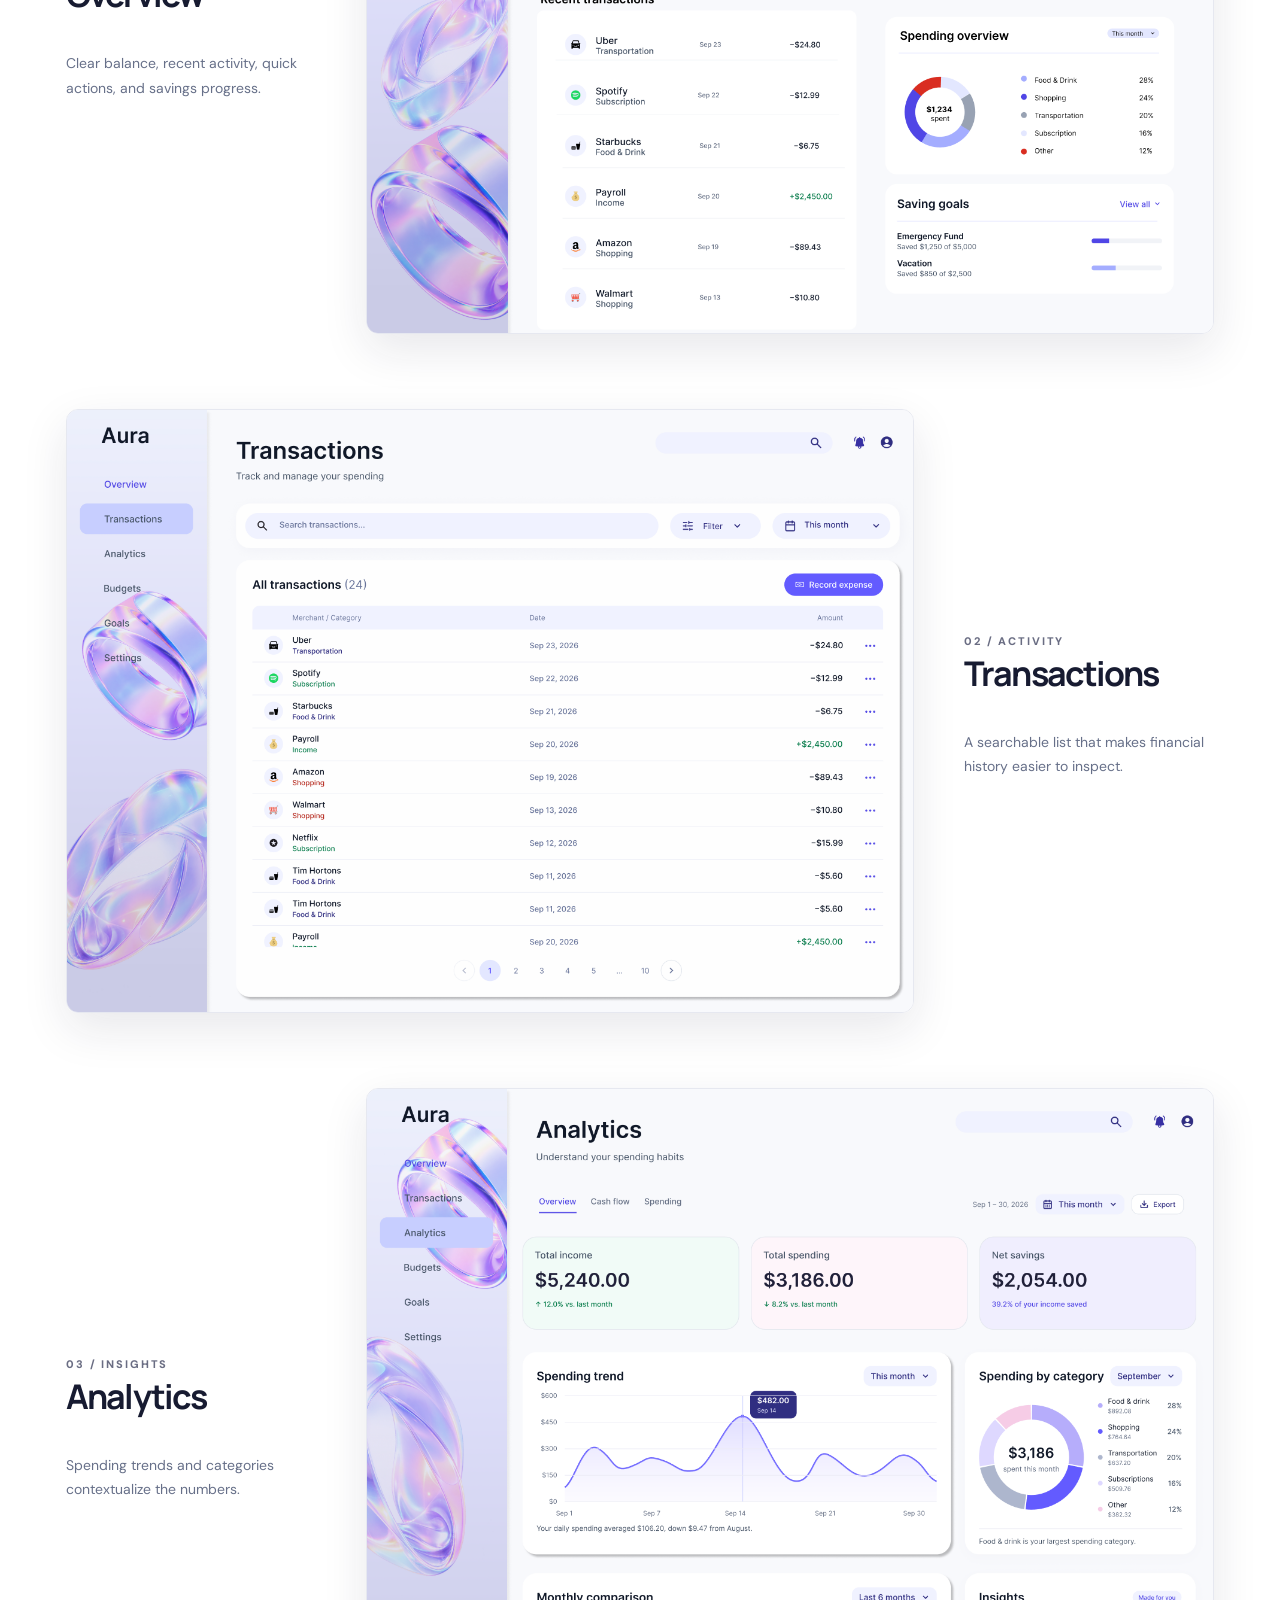
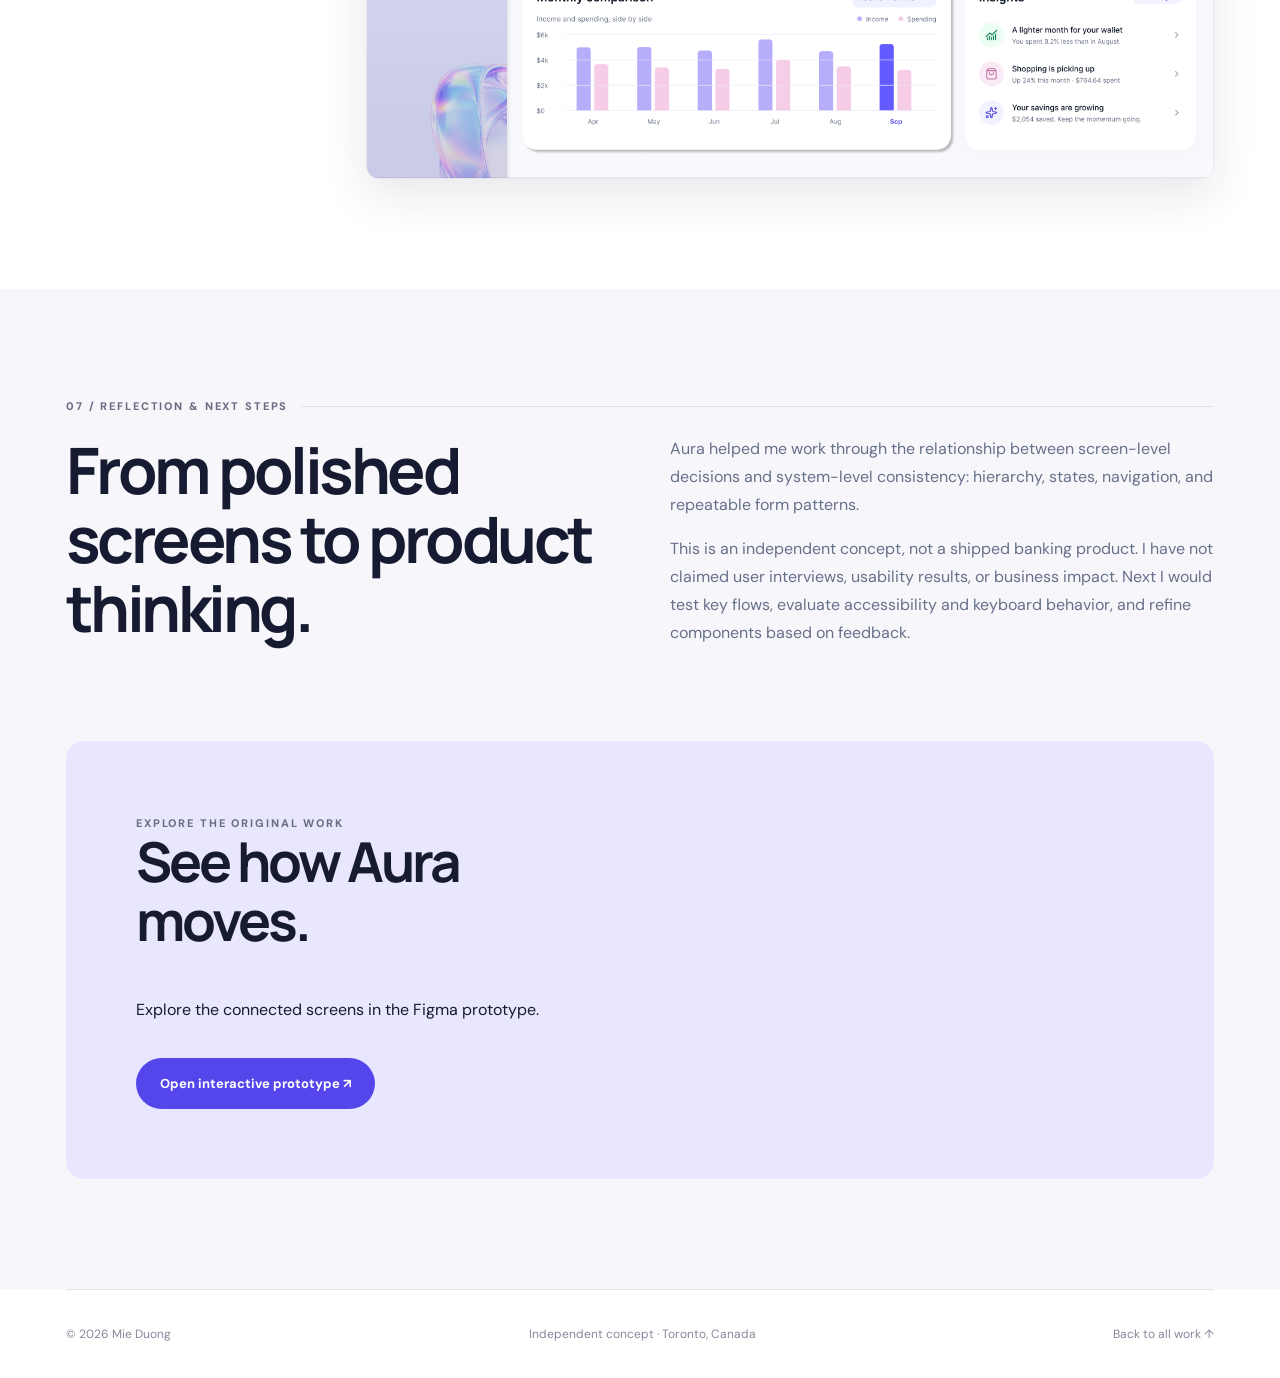
<file: aura.html>
<!doctype html><html lang="en"><head><meta charset="utf-8"><meta name="viewport" content="width=device-width, initial-scale=1"><title>Aura — Product Design Case Study | Mie Duong</title><meta name="description" content="Aura, a self-initiated personal finance product design and design system case study by Mie Duong."><link rel="stylesheet" href="aura-case.css"></head><body><header><a class="brand" href="index.html">mie<i>✳</i></a><nav><a href="index.html#work">Work</a><a href="about.html">About</a><a href="https://www.figma.com/proto/HM2ZXkTF5nDnYvyRHk6xQ8/Aura-%E2%80%94-Financial-Design-System?node-id=10-54&p=f&scaling=min-zoom&content-scaling=fixed&page-id=1%3A3&starting-point-node-id=10%3A54" target="_blank" rel="noopener">Prototype ↗</a></nav></header><main><section class="hero"><div class="wrap"><a class="eyebrow" href="index.html#work">← Selected work / Product design / 2026</a><div class="aura-identity"><img src="assets/aura-mark.svg" alt="Aura symbol" class="aura-identity-mark"><h1>Aura<span>.</span></h1></div><div class="hero-intro"><div><p class="lead">Designing clarity into the everyday money experience.</p><div class="tags"><span class="tag">Product design</span><span class="tag">Financial UX</span><span class="tag">Design systems</span><span class="tag">Independent concept</span></div></div><div class="meta"><div><strong>My role</strong>Product & UI designer</div><div><strong>Tools</strong>Figma</div><div><strong>Deliverables</strong>6 desktop screens, design system</div><div><strong>Project type</strong>Self-initiated exploration</div></div></div></div></section><div class="hero-shot"><div class="wrap"><img src="assets/dashboard.png" alt="Original Aura dashboard designed in Figma" loading="lazy"></div></div>
<section class="section"><div class="wrap"><div class="kicker eyebrow">01 / Context & opportunity</div><div class="section-heading"><h2>Personal finance is complex.<br>Its interface shouldn't be.</h2><p>Balances, expenses, transfers, and trends often compete for attention. Aura is a self-initiated desktop banking concept exploring how information hierarchy and reusable interaction patterns can make everyday financial tasks feel more approachable.</p></div><div class="three"><div class="principle"><span class="num">01 / SEE</span><h3>Understand at a glance</h3><p>Prioritize available balance, recent activity, and actionable summaries on the home screen.</p></div><div class="principle"><span class="num">02 / DO</span><h3>Move with confidence</h3><p>Structure funding, transfers, and expense entry as clear, step-based tasks.</p></div><div class="principle"><span class="num">03 / LEARN</span><h3>Make sense of patterns</h3><p>Translate transaction data into understandable trends, categories, and goals.</p></div></div></div></section>
<section class="section alt"><div class="wrap"><div class="kicker eyebrow">02 / Product architecture</div><div class="section-heading"><h2>One connected financial workspace.</h2><p>Rather than designing isolated screens, I mapped a small ecosystem of related tasks around a persistent navigation model and shared content patterns.</p></div><div class="flow"><div class="flow-card"><img src="assets/dashboard.png" alt="Aura dashboard" loading="lazy"><div><h3>01 / Overview</h3><p>Balances, recent transactions, shortcuts, goals.</p></div></div><div class="flow-card"><img src="assets/transactions.png" alt="Aura transactions" loading="lazy"><div><h3>02 / Transactions</h3><p>Searchable activity, categories, expense entry.</p></div></div><div class="flow-card"><img src="assets/analytics.png" alt="Aura analytics" loading="lazy"><div><h3>03 / Analytics</h3><p>Spending trends, breakdowns, monthly comparison.</p></div></div></div></div></section>
<section class="section"><div class="wrap"><div class="kicker eyebrow">03 / Key interaction decisions</div><div class="split"><div class="image-panel"><img src="assets/send-money.png" alt="Send money transfer details design" loading="lazy"></div><div class="copy"><span class="eyebrow">Decision 01 / Reduce uncertainty</span><h3>Make the next step obvious.</h3><p>In the Send Money flow, recipients, amount, funding account, and fees are grouped into distinct areas. A review step is presented before confirmation, supporting informed decisions without implying a real transaction is processed.</p><div class="bullet"><strong>Pattern</strong>Step indicator + review action</div><div class="bullet"><strong>Principle</strong>Progressive disclosure</div></div></div><div style="height:75px"></div><div class="split"><div class="copy"><span class="eyebrow">Decision 02 / Focus the task</span><h3>One primary action per moment.</h3><p>Funding and expense recording use a consistent visual structure: clearly labeled fields, selected states, and a prominent action at the end. Secondary information stays available without dominating the form.</p><div class="bullet"><strong>Pattern</strong>Field groups + selected states</div><div class="bullet"><strong>Principle</strong>Consistency and recognition</div></div><div class="image-panel"><img src="assets/add-money.png" alt="Add money funding screen" loading="lazy"></div></div><div style="height:75px"></div><div class="split"><div class="image-panel"><img src="assets/record-expense.png" alt="Record expense form screen" loading="lazy"></div><div class="copy"><span class="eyebrow">Decision 03 / Support real-world detail</span><h3>Capture information without clutter.</h3><p>The expense form separates essential inputs from optional notes and receipt upload. Labels, input groups, and action placement follow patterns shared with other Aura screens.</p><div class="bullet"><strong>Pattern</strong>Structured form + optional upload</div><div class="bullet"><strong>Principle</strong>Clarity and predictability</div></div></div></div></section>
<section class="section dark"><div class="wrap"><div class="kicker eyebrow" style="color:#aaa1e9">04 / Foundations</div><div class="section-heading"><h2>Calm is a system,<br>not a decoration.</h2><p style="color:#c5c2dc">Aura uses a restrained lavender palette and an Inter type hierarchy to support scanning, separation, and consistent emphasis. Decorative holographic forms provide personality without replacing functional cues.</p></div><div class="colorbar"><div style="background:#332c88">Deep violet</div><div style="background:#6054fa">Action</div><div style="background:#aaa6ff">Accent</div><div style="background:#dfe1fb">Surface</div><div style="background:#f7f8fc">Canvas</div></div><div class="typescale"><div class="typebox" style="background:#fff;color:#1b1a37"><small>Display / Inter Semi Bold / 40–48</small><b>Money, made clear.</b></div><div class="typebox" style="background:#fff;color:#1b1a37"><small>Body / Inter Regular / 16–24</small><p style="margin:0">Thoughtful typography makes balances, actions, and insights easier to scan.</p></div></div><p style="font-size:12px;color:#b7b2d1;margin-top:18px">Typography scale based on the Figma documentation provided. Palette shown as a visual reference, not verified design tokens.</p></div></section>
<section class="section alt" id="design-system"><div class="wrap"><div class="kicker eyebrow">05 / Design system & component architecture</div><div class="section-heading"><h2>Designed as a system.<br>Not a collection of screens.</h2><p>Aura is built around shared foundations: primitive and semantic color variables, consistent component patterns, and clear interaction states. These choices help the Dashboard, Transactions, and Analytics feel like one connected product.</p></div>
<div class="aura-system-intro"><div><span class="eyebrow">01 / Design tokens</span><h3>Meaningful color, not hard-coded decoration.</h3><p>I organized the Figma color system into two layers. <strong>Primitive variables</strong> define the base palette, while <strong>semantic variables</strong> map colors to their intended roles — background, text, actions, borders, status feedback, and AI accents.</p><p>This separation makes the interface easier to maintain and creates a clearer foundation for future updates without requiring every screen to be edited independently.</p></div><div class="aura-system-stats"><div><strong>34</strong><span>Primitive variables</span></div><div><strong>18</strong><span>Semantic variables</span></div><div><strong>Figma</strong><span>Variables & components</span></div></div></div>
<div class="aura-system-image-grid"><figure><img src="assets/aura-semantic-tokens-01.png" alt="Aura Figma semantic color variables for backgrounds, text, actions, and borders" loading="lazy"><figcaption>Semantic variables / Background, text, action, and border roles</figcaption></figure><figure><img src="assets/aura-semantic-tokens-02.png" alt="Aura Figma semantic color variables for success, error, warning, and AI accent" loading="lazy"><figcaption>Semantic variables / Status feedback and AI accent</figcaption></figure></div>
<div class="aura-system-feature"><div><span class="eyebrow">02 / Reusable interaction patterns</span><h3>One component language, across every task.</h3><p>The library includes input fields, buttons, balance cards, and transaction rows. Rather than redesigning these elements for each screen, I use shared visual rules for hierarchy, spacing, labels, and action emphasis.</p><p>Button and input examples demonstrate distinct visual states. Transaction rows use a repeatable layout for merchant information, category, date, and amount — with room for an <strong>AI suggested</strong> label when a classification needs review.</p><p class="aura-system-note">The screenshots show component explorations and documented states; further interaction, responsive, and accessibility testing would be part of a future iteration.</p></div><figure><img src="assets/aura-figma-components.png" alt="Aura Figma component library with input states, balance card, transaction row, and button variants" loading="lazy"><figcaption>Figma component explorations / Inputs, balance card, transaction row, and buttons</figcaption></figure></div>
<div class="aura-system-feature aura-system-feature-reverse"><div><span class="eyebrow">03 / Human–AI collaboration</span><h3>Suggestions should be easy to question.</h3><p>Aura treats AI assistance as a transparent layer, not an invisible decision-maker. Suggested transaction categories are labeled, and the Review Category interaction allows people to confirm or change a classification.</p><p>The same principle informs subscription alerts: the interface surfaces a potential cost change, shows the estimated impact, and invites users to explore options before making a decision.</p><p><strong>Design principle:</strong> AI should support financial decisions without removing user control.</p></div><figure><img src="assets/aura-row.png" alt="Reusable Aura transaction row component documentation" loading="lazy"><figcaption>Reusable transaction row / Consistent information hierarchy</figcaption></figure></div>
<div class="aura-system-bottom"><div><span class="eyebrow">04 / What I would validate next</span><h3>From visual consistency to robust behavior.</h3><p>Next, I would expand keyboard and focus states, document responsive layout rules, test the category-correction flow, and measure text and UI contrast against WCAG criteria. These are future validation steps, not completed test results.</p></div><a class="btn" href="design-system.html">View component documentation ↗</a></div></div></section>
<section class="section"><div class="wrap"><div class="kicker eyebrow">06 / Final interface</div><div class="section-heading"><h2>Designed as one experience.</h2><p>Three primary views carry the information architecture; focused task screens extend the same system to everyday money movement.</p></div><div class="screens"><div class="screen"><div class="screen-copy"><span class="eyebrow">01 / Home</span><h3>Overview</h3><p>Clear balance, recent activity, quick actions, and savings progress.</p></div><img src="assets/dashboard.png" alt="Full dashboard screen" loading="lazy"></div><div class="screen"><div class="screen-copy"><span class="eyebrow">02 / Activity</span><h3>Transactions</h3><p>A searchable list that makes financial history easier to inspect.</p></div><img src="assets/transactions.png" alt="Full transactions screen" loading="lazy"></div><div class="screen"><div class="screen-copy"><span class="eyebrow">03 / Insights</span><h3>Analytics</h3><p>Spending trends and categories contextualize the numbers.</p></div><img src="assets/analytics.png" alt="Full analytics screen" loading="lazy"></div></div></div></section>
<section class="section alt"><div class="wrap"><div class="kicker eyebrow">07 / Reflection & next steps</div><div class="section-heading"><h2>From polished screens to product thinking.</h2><div><p style="color:var(--muted)">Aura helped me work through the relationship between screen-level decisions and system-level consistency: hierarchy, states, navigation, and repeatable form patterns.</p><p style="color:var(--muted)">This is an independent concept, not a shipped banking product. I have not claimed user interviews, usability results, or business impact. Next I would test key flows, evaluate accessibility and keyboard behavior, and refine components based on feedback.</p></div></div><div class="outcome"><span class="eyebrow">Explore the original work</span><h2>See how Aura<br>moves.</h2><p>Explore the connected screens in the Figma prototype.</p><a class="btn" href="https://www.figma.com/proto/HM2ZXkTF5nDnYvyRHk6xQ8/Aura-%E2%80%94-Financial-Design-System?node-id=10-54&p=f&scaling=min-zoom&content-scaling=fixed&page-id=1%3A3&starting-point-node-id=10%3A54" target="_blank" rel="noopener">Open interactive prototype ↗</a></div></div></section></main><div class="wrap"><footer class="footer"><span>© 2026 Mie Duong</span><span>Independent concept · Toronto, Canada</span><a href="index.html#work">Back to all work ↑</a></footer></div></body></html>
</file>
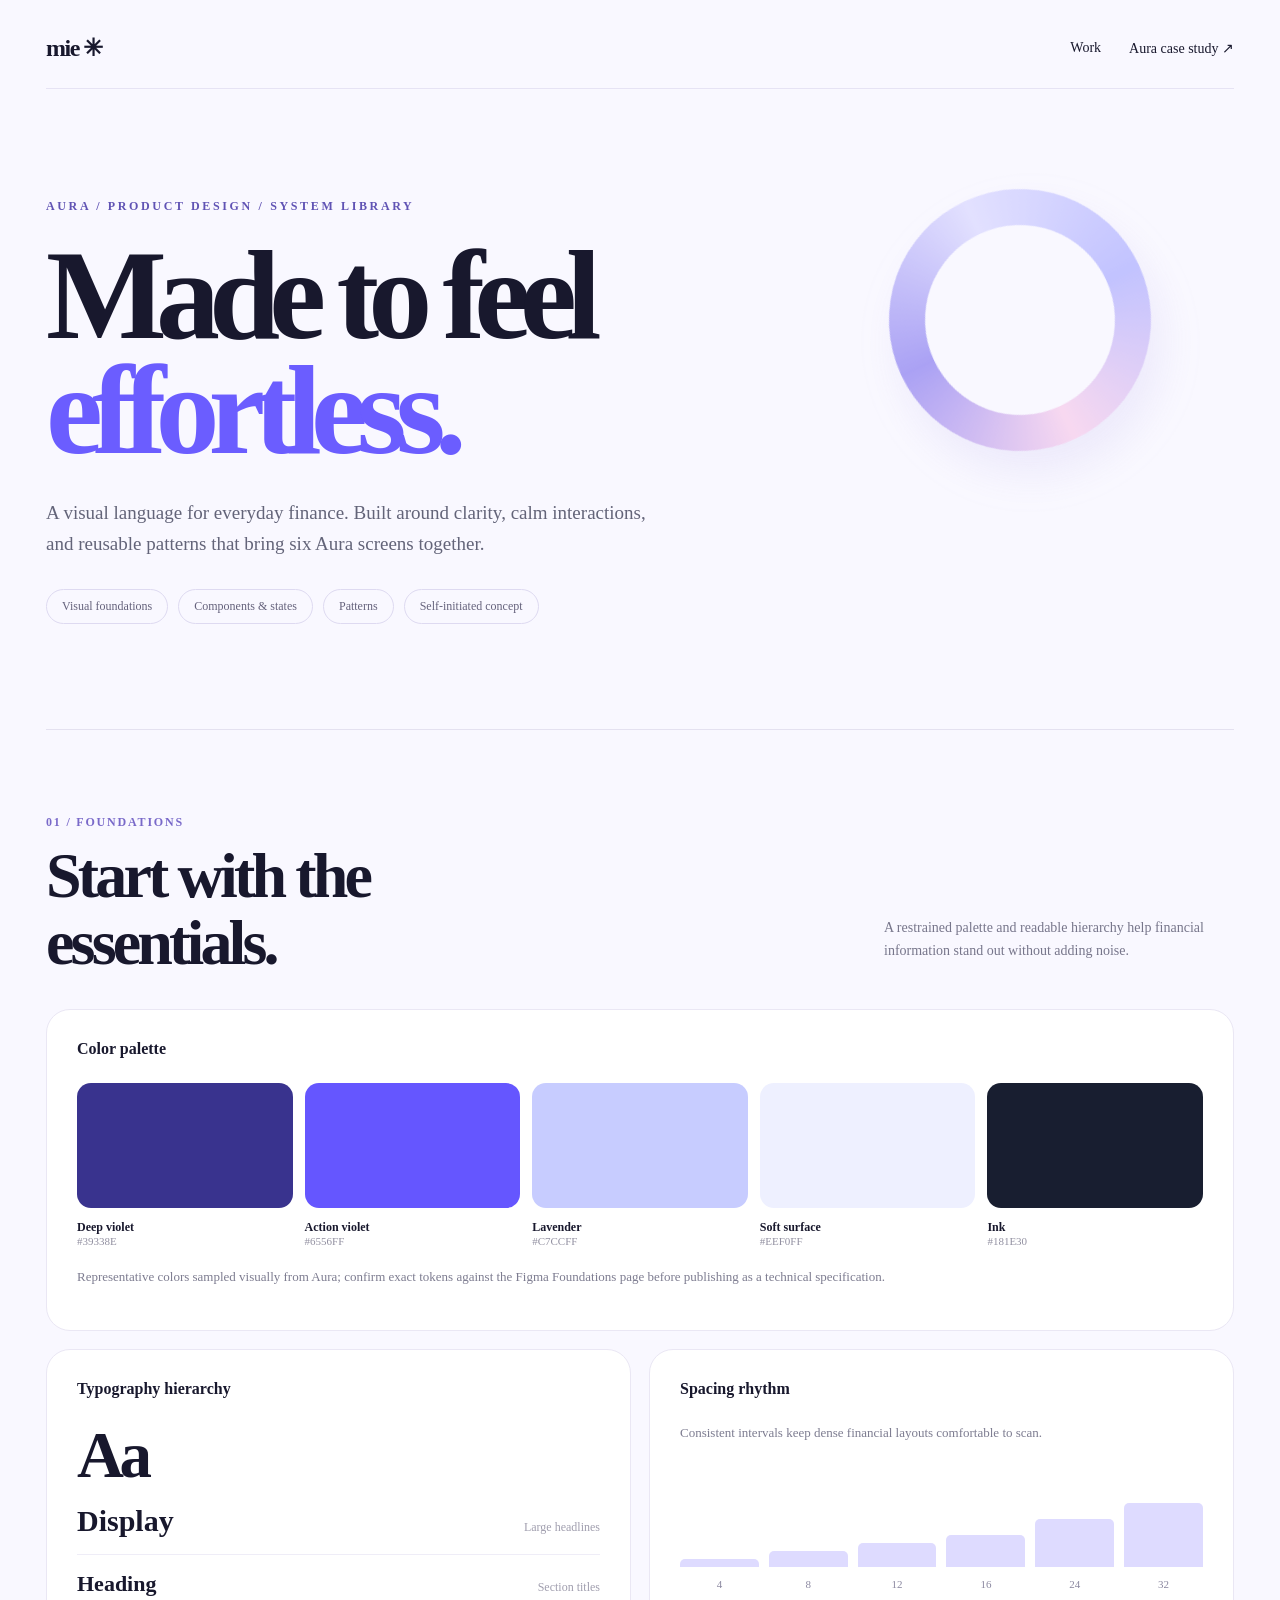
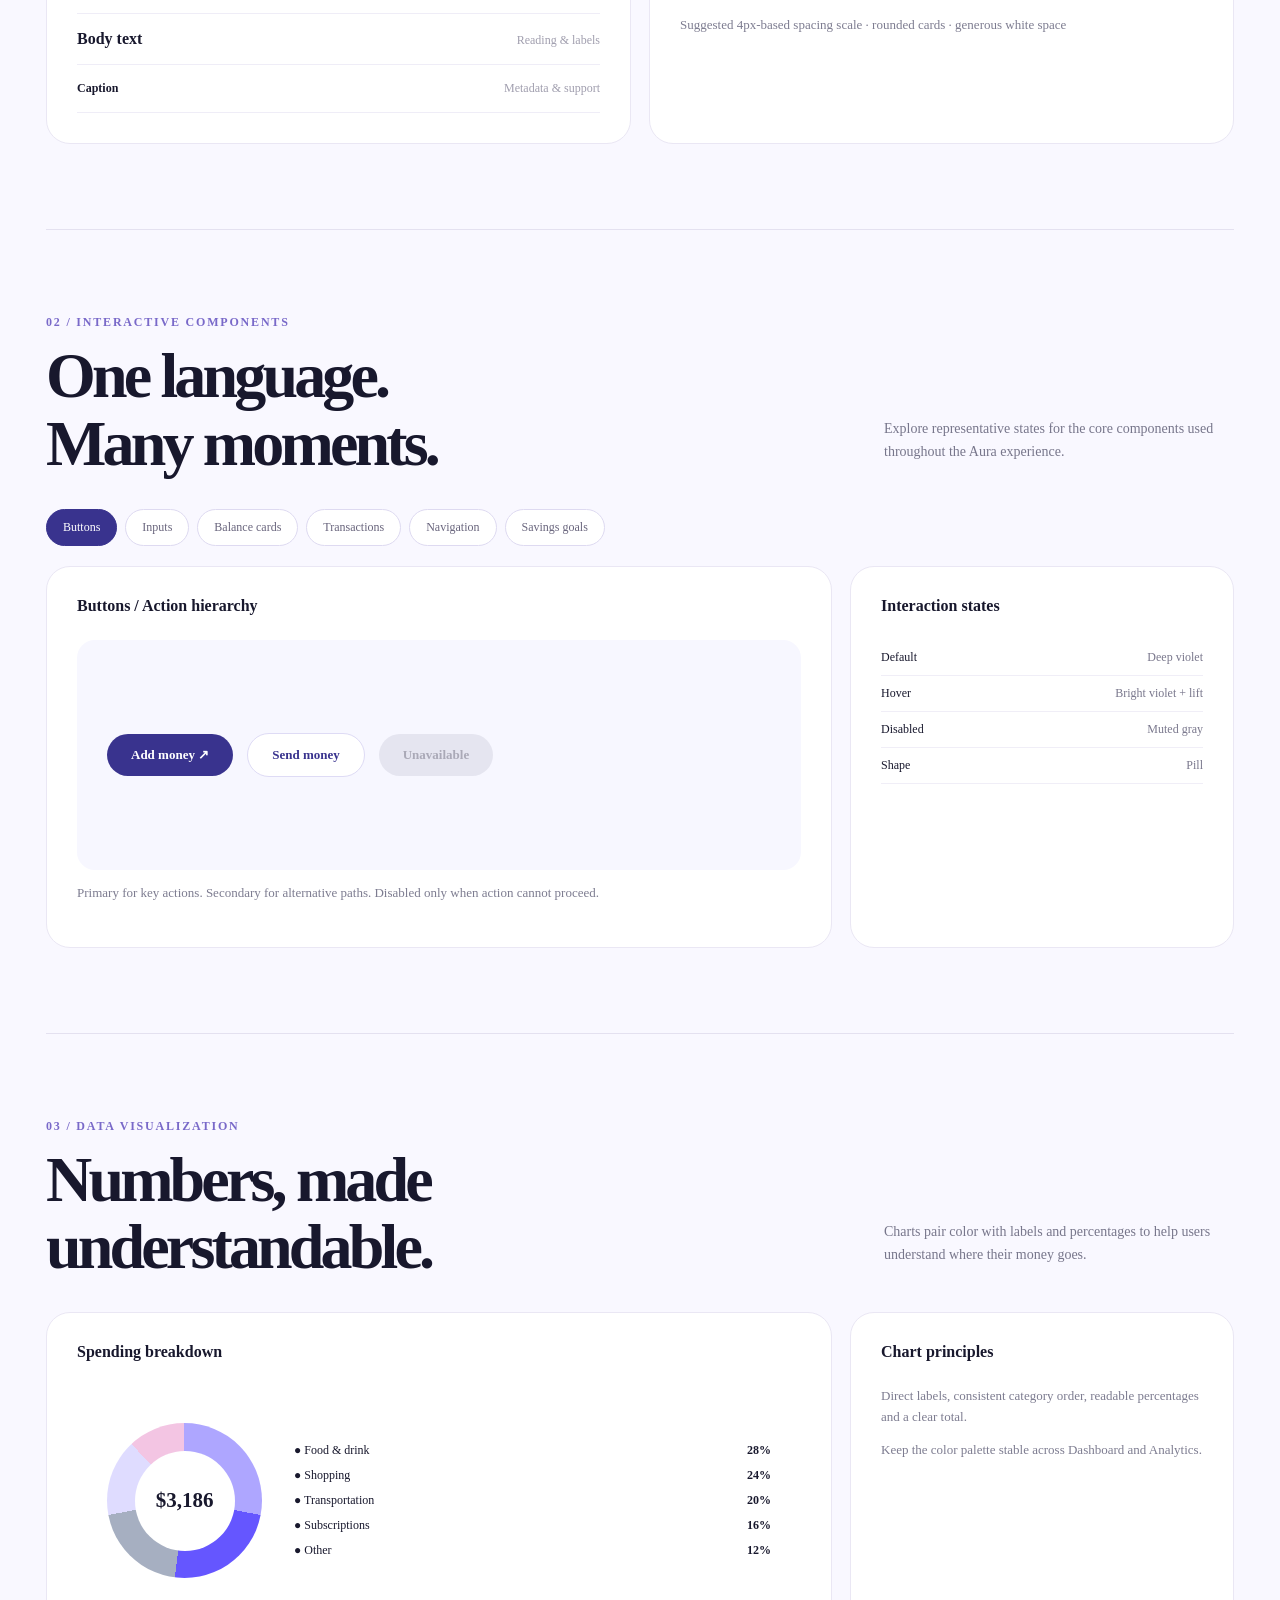
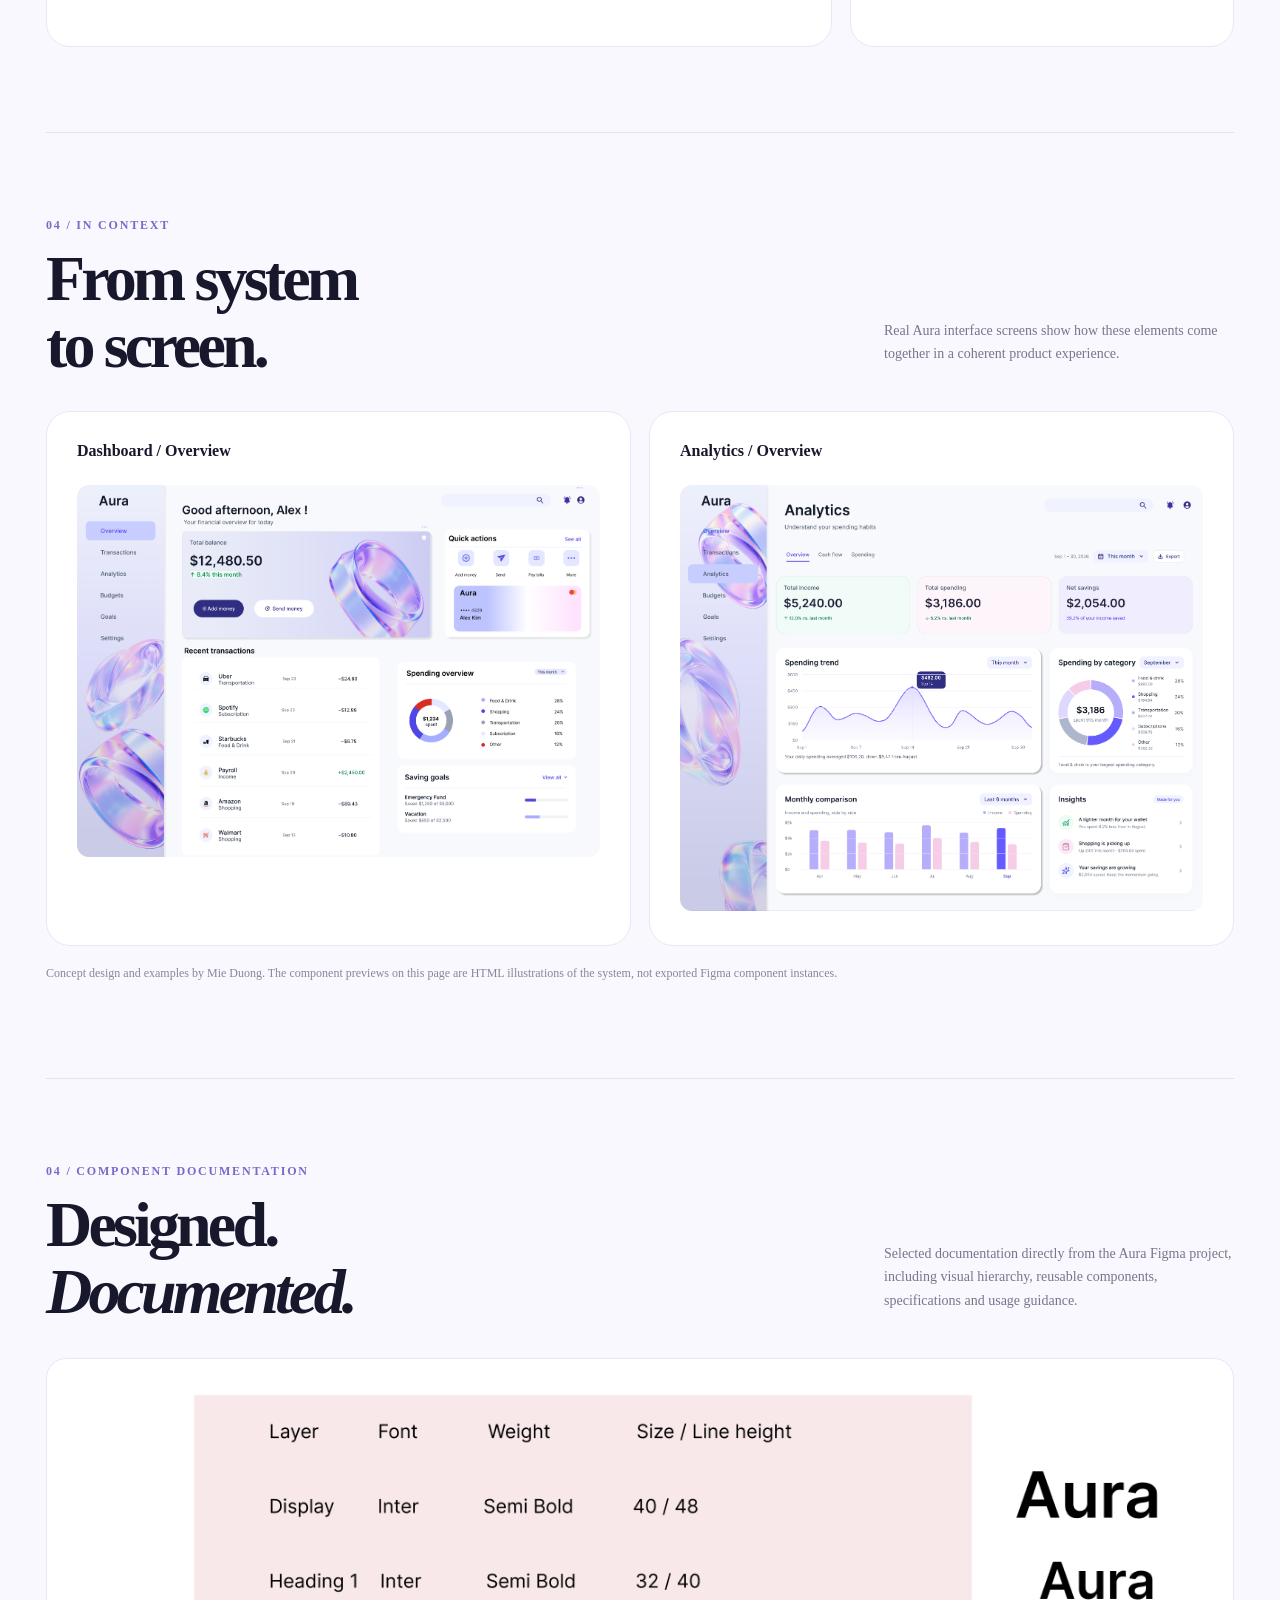
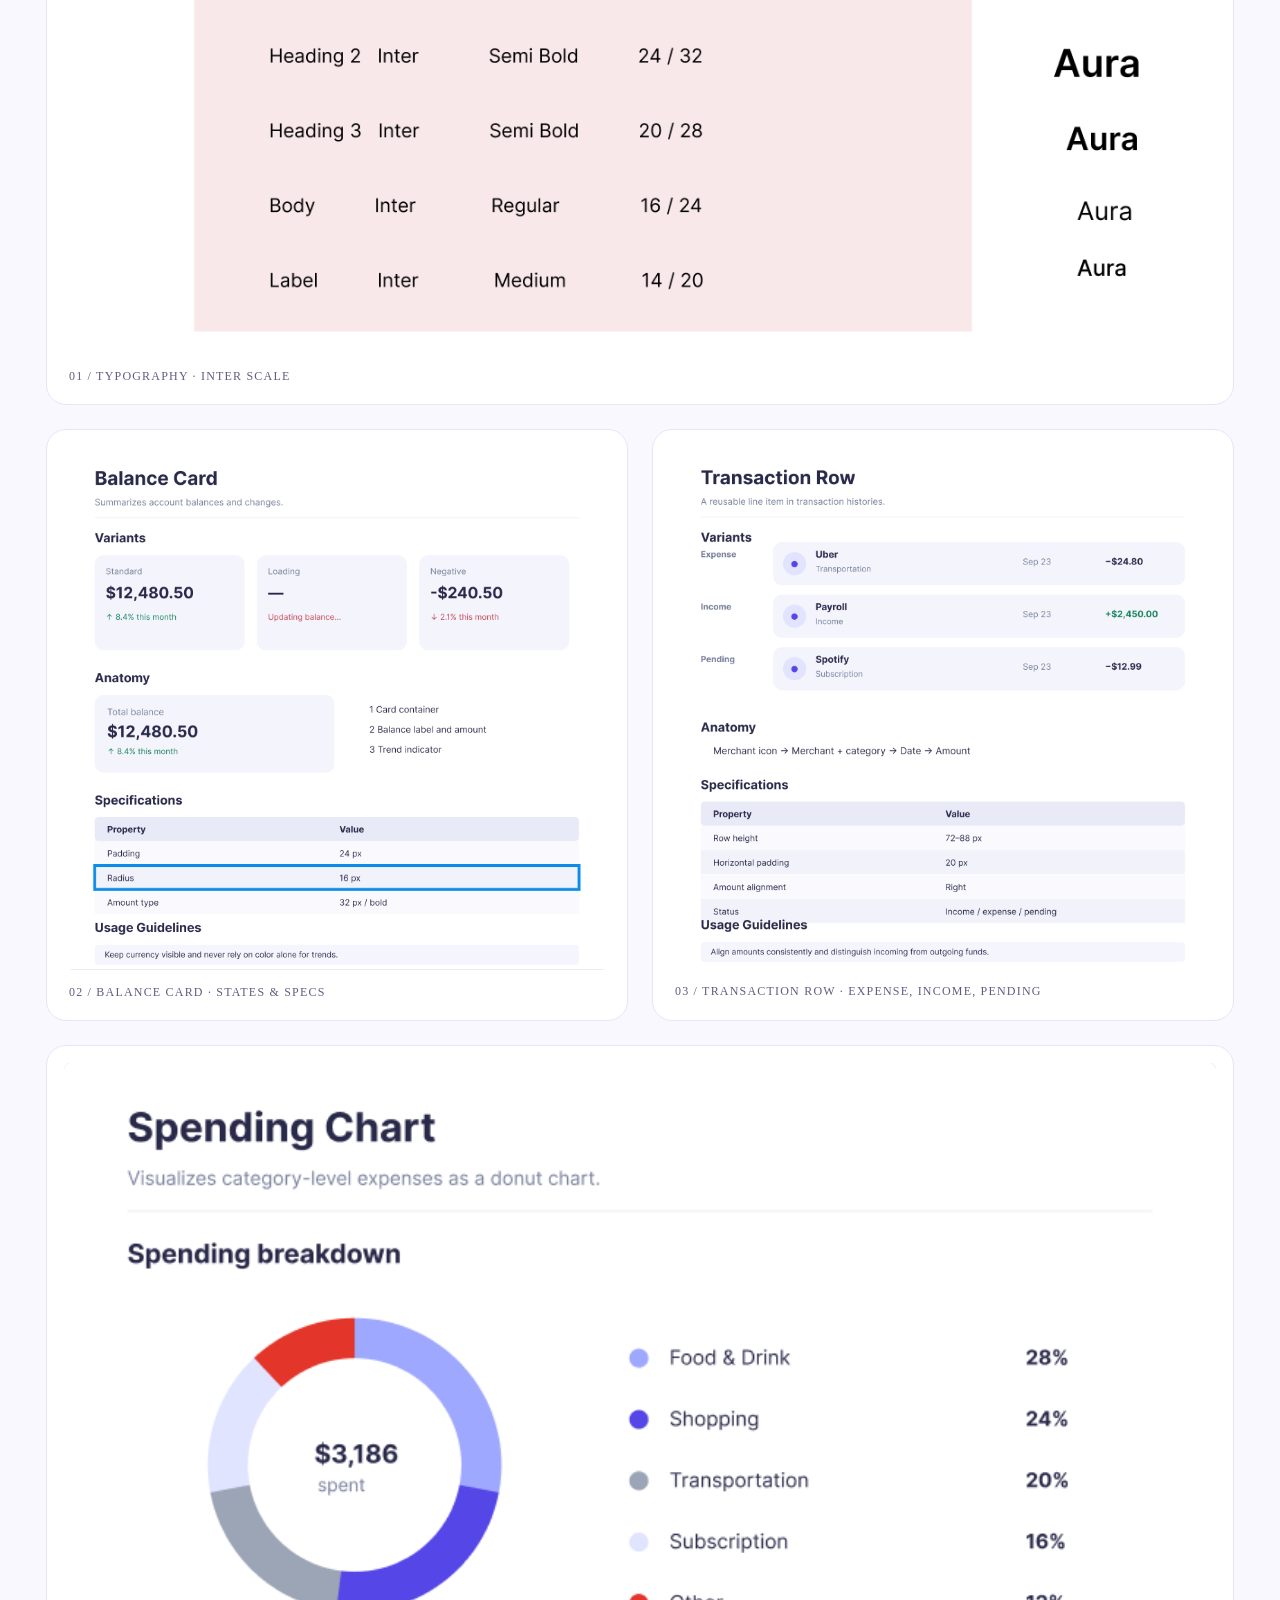
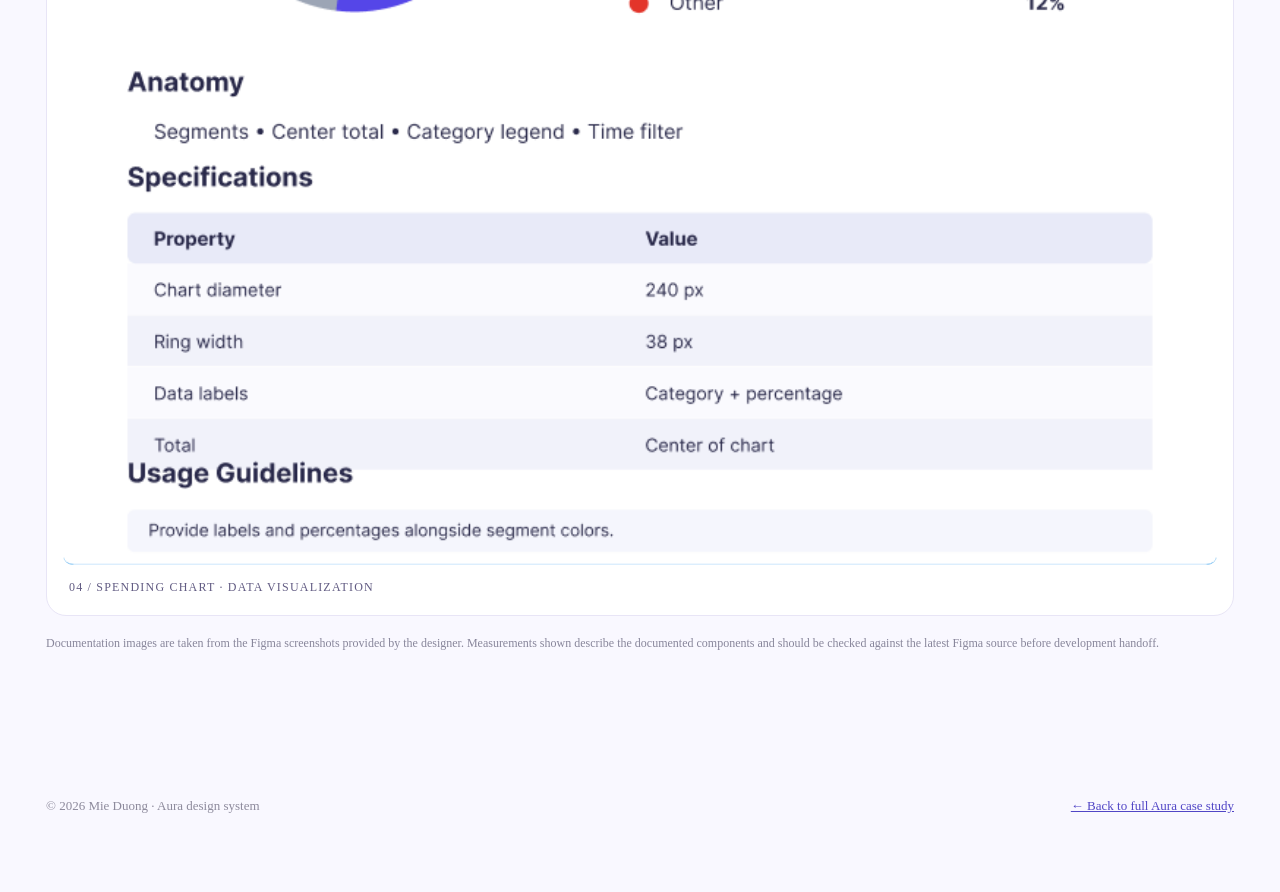
<file: design-system.html>
<!doctype html><html lang="en"><head><meta charset="utf-8"><meta name="viewport" content="width=device-width,initial-scale=1"><title>Aura — Design System | Mie Duong</title><link rel="stylesheet" href="design-system.css"></head><body class="ds-body"><div class="ds-wrap"><nav class="ds-nav"><a class="mark" href="index.html">mie ✳</a><div class="links"><a href="index.html#work">Work</a><a href="aura.html">Aura case study ↗</a></div></nav><header class="ds-hero"><div class="ds-art" aria-hidden="true"></div><div class="ds-kicker">Aura / Product design / System library</div><h1>Made to feel<br><em>effortless.</em></h1><p class="ds-lede">A visual language for everyday finance. Built around clarity, calm interactions, and reusable patterns that bring six Aura screens together.</p><div class="ds-pillrow"><span class="ds-pill">Visual foundations</span><span class="ds-pill">Components & states</span><span class="ds-pill">Patterns</span><span class="ds-pill">Self-initiated concept</span></div></header><main>
<section class="ds-section"><div class="ds-heading"><div><div class="ds-num">01 / FOUNDATIONS</div><h2>Start with the<br>essentials.</h2></div><p>A restrained palette and readable hierarchy help financial information stand out without adding noise.</p></div><div class="ds-grid"><div class="ds-panel ds-span12"><h3>Color palette</h3><div class="ds-colors"><div><div class="ds-swatch" style="background:#39338e"></div><div class="ds-swatch-label">Deep violet</div><div class="ds-hex">#39338E</div></div><div><div class="ds-swatch" style="background:#6556ff"></div><div class="ds-swatch-label">Action violet</div><div class="ds-hex">#6556FF</div></div><div><div class="ds-swatch" style="background:#c7ccff"></div><div class="ds-swatch-label">Lavender</div><div class="ds-hex">#C7CCFF</div></div><div><div class="ds-swatch" style="background:#eef0ff"></div><div class="ds-swatch-label">Soft surface</div><div class="ds-hex">#EEF0FF</div></div><div><div class="ds-swatch" style="background:#181e30"></div><div class="ds-swatch-label">Ink</div><div class="ds-hex">#181E30</div></div></div><p class="ds-note">Representative colors sampled visually from Aura; confirm exact tokens against the Figma Foundations page before publishing as a technical specification.</p></div><div class="ds-panel ds-span6"><h3>Typography hierarchy</h3><div class="ds-typebig">Aa</div><div class="ds-typeitem"><strong style="font-size:30px">Display</strong><span>Large headlines</span></div><div class="ds-typeitem"><strong style="font-size:22px">Heading</strong><span>Section titles</span></div><div class="ds-typeitem"><strong style="font-size:16px">Body text</strong><span>Reading & labels</span></div><div class="ds-typeitem"><strong style="font-size:12px">Caption</strong><span>Metadata & support</span></div></div><div class="ds-panel ds-span6"><h3>Spacing rhythm</h3><p>Consistent intervals keep dense financial layouts comfortable to scan.</p><div class="ds-scale"><div style="height:8px"><span>4</span></div><div style="height:16px"><span>8</span></div><div style="height:24px"><span>12</span></div><div style="height:32px"><span>16</span></div><div style="height:48px"><span>24</span></div><div style="height:64px"><span>32</span></div></div><p class="ds-note" style="margin-top:48px">Suggested 4px-based spacing scale · rounded cards · generous white space</p></div></div></section>
<section class="ds-section"><div class="ds-heading"><div><div class="ds-num">02 / INTERACTIVE COMPONENTS</div><h2>One language.<br>Many moments.</h2></div><p>Explore representative states for the core components used throughout the Aura experience.</p></div><div class="ds-tabs" role="tablist" aria-label="Component previews"><button class="ds-tab" aria-selected="true" data-show="buttons">Buttons</button><button class="ds-tab" aria-selected="false" data-show="inputs">Inputs</button><button class="ds-tab" aria-selected="false" data-show="cards">Balance cards</button><button class="ds-tab" aria-selected="false" data-show="rows">Transactions</button><button class="ds-tab" aria-selected="false" data-show="navigation">Navigation</button><button class="ds-tab" aria-selected="false" data-show="goals">Savings goals</button></div>
<div class="ds-showcase" id="buttons"><div class="ds-grid"><div class="ds-panel ds-span8"><h3>Buttons / Action hierarchy</h3><div class="ds-demo" style="display:flex;align-items:center;gap:14px;flex-wrap:wrap"><button class="ds-button">Add money ↗</button><button class="ds-button secondary">Send money</button><button class="ds-button disabled" disabled>Unavailable</button></div><p>Primary for key actions. Secondary for alternative paths. Disabled only when action cannot proceed.</p></div><div class="ds-panel ds-span4"><h3>Interaction states</h3><table class="ds-spec"><tr><td>Default</td><td>Deep violet</td></tr><tr><td>Hover</td><td>Bright violet + lift</td></tr><tr><td>Disabled</td><td>Muted gray</td></tr><tr><td>Shape</td><td>Pill</td></tr></table></div></div></div>
<div class="ds-showcase" id="inputs" hidden><div class="ds-grid"><div class="ds-panel ds-span8"><h3>Input / Search & forms</h3><div class="ds-demo"><label class="ds-label" for="demo-search">Search transactions</label><input class="ds-input" id="demo-search" placeholder="Search merchants, categories..."/><p>Click the field to see the focus treatment.</p><label class="ds-label" for="demo-amount">Amount</label><input class="ds-input" id="demo-amount" value="$ 500.00"/></div></div><div class="ds-panel ds-span4"><h3>Behavior</h3><p>Labels remain visible, focus states are distinct, and financial amounts stay legible.</p></div></div></div>
<div class="ds-showcase" id="cards" hidden><div class="ds-grid"><div class="ds-panel ds-span8"><h3>Balance card / Summary</h3><div class="ds-demo"><div class="ds-balance"><div>Total balance</div><strong>$12,480.50</strong><small>↗ 8.4% this month</small></div></div></div><div class="ds-panel ds-span4"><h3>Hierarchy</h3><p>Label → balance → trend. Important values receive the most visual emphasis.</p></div></div></div>
<div class="ds-showcase" id="rows" hidden><div class="ds-grid"><div class="ds-panel ds-span8"><h3>Transaction row / Reusable pattern</h3><div class="ds-demo"><div class="ds-row"><span class="avatar">↗</span><span class="merchant">Uber<small>Transportation · Sep 23</small></span><span class="negative">−$24.80</span></div><div class="ds-row"><span class="avatar">♫</span><span class="merchant">Spotify<small>Subscription · Sep 22</small></span><span class="negative">−$12.99</span></div><div class="ds-row"><span class="avatar">$</span><span class="merchant">Payroll<small>Income · Sep 20</small></span><span class="positive">+$2,450.00</span></div></div></div><div class="ds-panel ds-span4"><h3>Information anatomy</h3><p>Merchant, category, date and signed amount support fast scanning.</p></div></div></div>
<div class="ds-showcase" id="navigation" hidden><div class="ds-grid"><div class="ds-panel ds-span8"><h3>Navigation / Active state</h3><div class="ds-demo"><div class="ds-sidebar"><div>Overview</div><div class="active">Transactions</div><div>Analytics</div><div>Budgets</div><div>Goals</div></div></div></div><div class="ds-panel ds-span4"><h3>Orientation</h3><p>A persistent sidebar and a highlighted active destination help users stay oriented.</p></div></div></div>
<div class="ds-showcase" id="goals" hidden><div class="ds-grid"><div class="ds-panel ds-span8"><h3>Savings goal / Progress</h3><div class="ds-demo"><strong>Emergency fund</strong><p>$1,250 of $5,000 saved</p><div class="ds-progress"><div style="width:25%"></div></div><br><strong>Vacation</strong><p>$850 of $2,500 saved</p><div class="ds-progress"><div style="width:34%;background:#aaa6ff"></div></div></div></div><div class="ds-panel ds-span4"><h3>Progressive disclosure</h3><p>Show goal name, amount and completion together; never rely on color alone.</p></div></div></div>
</section><section class="ds-section"><div class="ds-heading"><div><div class="ds-num">03 / DATA VISUALIZATION</div><h2>Numbers, made<br>understandable.</h2></div><p>Charts pair color with labels and percentages to help users understand where their money goes.</p></div><div class="ds-grid"><div class="ds-panel ds-span8"><h3>Spending breakdown</h3><div class="ds-demo" style="display:flex;gap:32px;align-items:center;flex-wrap:wrap;background:#fff"><div class="ds-ring"></div><div class="ds-legend"><div><span>● Food & drink</span><strong>28%</strong></div><div><span>● Shopping</span><strong>24%</strong></div><div><span>● Transportation</span><strong>20%</strong></div><div><span>● Subscriptions</span><strong>16%</strong></div><div><span>● Other</span><strong>12%</strong></div></div></div></div><div class="ds-panel ds-span4"><h3>Chart principles</h3><p>Direct labels, consistent category order, readable percentages and a clear total.</p><p>Keep the color palette stable across Dashboard and Analytics.</p></div></div></section><section class="ds-section"><div class="ds-heading"><div><div class="ds-num">04 / IN CONTEXT</div><h2>From system<br>to screen.</h2></div><p>Real Aura interface screens show how these elements come together in a coherent product experience.</p></div><div class="ds-grid"><div class="ds-panel ds-span6"><h3>Dashboard / Overview</h3><img src="assets/dashboard.png" alt="Aura dashboard design" style="width:100%;border-radius:12px"></div><div class="ds-panel ds-span6"><h3>Analytics / Overview</h3><img src="assets/analytics.png" alt="Aura analytics design" style="width:100%;border-radius:12px"></div></div><p class="ds-note">Concept design and examples by Mie Duong. The component previews on this page are HTML illustrations of the system, not exported Figma component instances.</p></section><section class="ds-section" id="figma-docs"><div class="ds-heading"><div><div class="ds-num">04 / COMPONENT DOCUMENTATION</div><h2>Designed.<br><em>Documented.</em></h2></div><p>Selected documentation directly from the Aura Figma project, including visual hierarchy, reusable components, specifications and usage guidance.</p></div><div class="doc-gallery"><figure class="doc-wide"><img src="assets/aura-type.png" alt="Aura Inter typography scale from Display 40/48 to Label 14/20"><figcaption>01 / TYPOGRAPHY · INTER SCALE</figcaption></figure><figure><img src="assets/aura-balance.png" alt="Balance Card variants and component documentation"><figcaption>02 / BALANCE CARD · STATES & SPECS</figcaption></figure><figure><img src="assets/aura-row.png" alt="Transaction Row variants and component documentation"><figcaption>03 / TRANSACTION ROW · EXPENSE, INCOME, PENDING</figcaption></figure><figure class="doc-wide"><img src="assets/aura-chart.png" alt="Spending chart documentation with donut breakdown"><figcaption>04 / SPENDING CHART · DATA VISUALIZATION</figcaption></figure></div><p class="ds-note">Documentation images are taken from the Figma screenshots provided by the designer. Measurements shown describe the documented components and should be checked against the latest Figma source before development handoff.</p></section></main><footer class="ds-foot"><span>© 2026 Mie Duong · Aura design system</span><a href="aura.html">← Back to full Aura case study</a></footer></div><script>document.querySelectorAll('.ds-tab').forEach(button=>button.addEventListener('click',()=>{document.querySelectorAll('.ds-tab').forEach(b=>b.setAttribute('aria-selected',String(b===button)));document.querySelectorAll('.ds-showcase').forEach(p=>p.hidden=p.id!==button.dataset.show)}));</script></body></html>
</file>
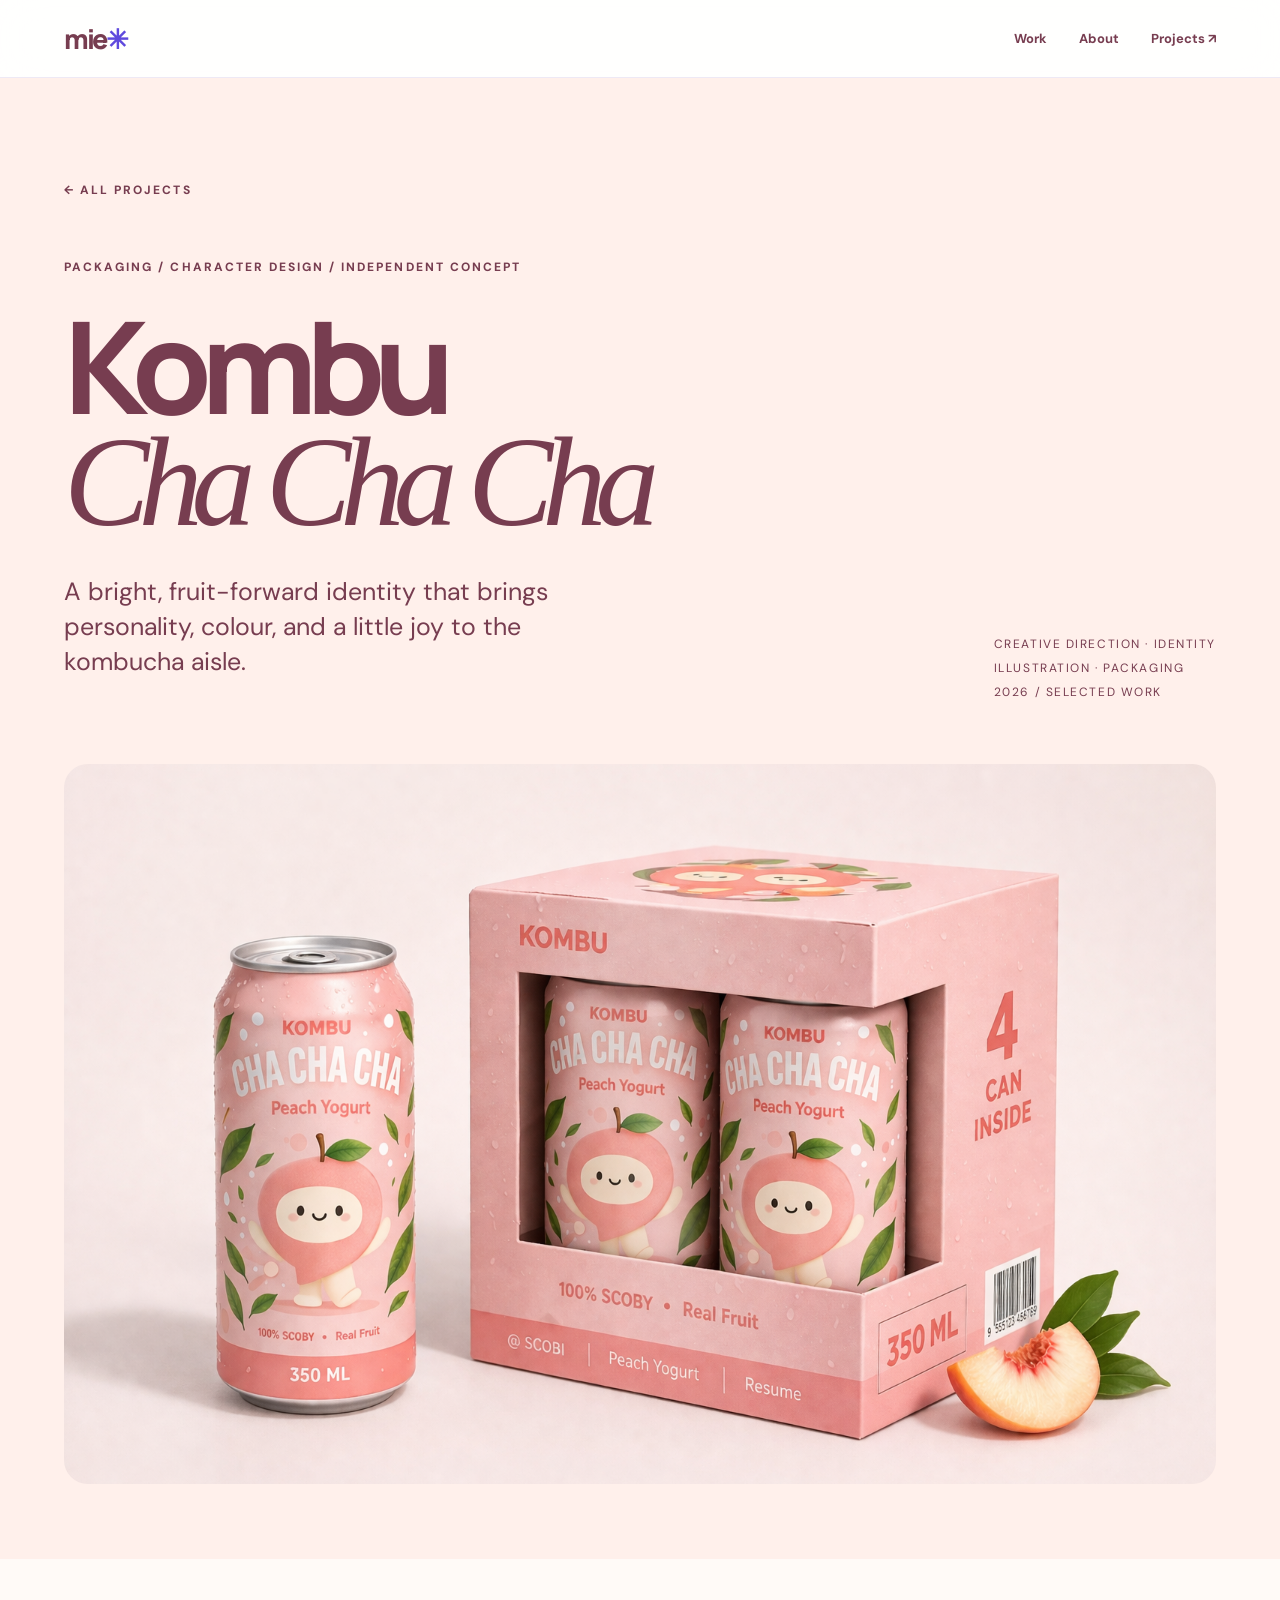
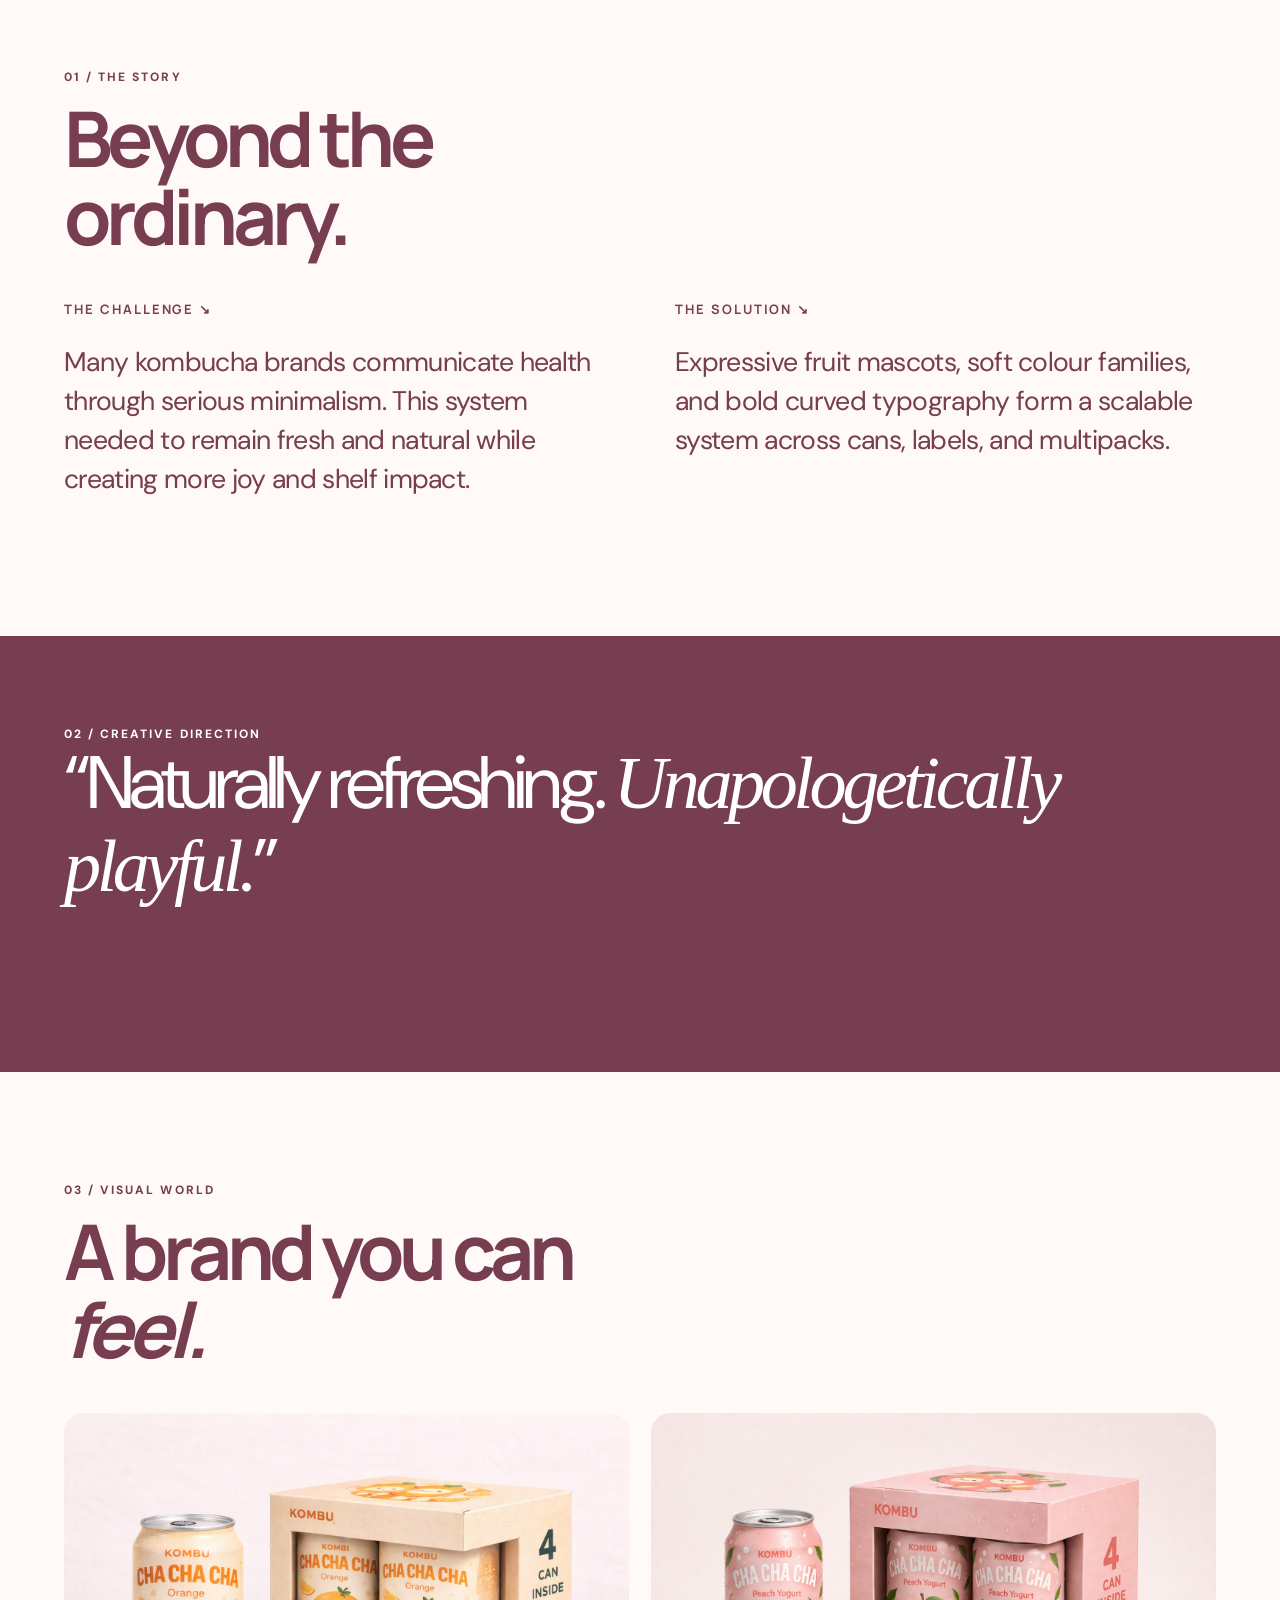
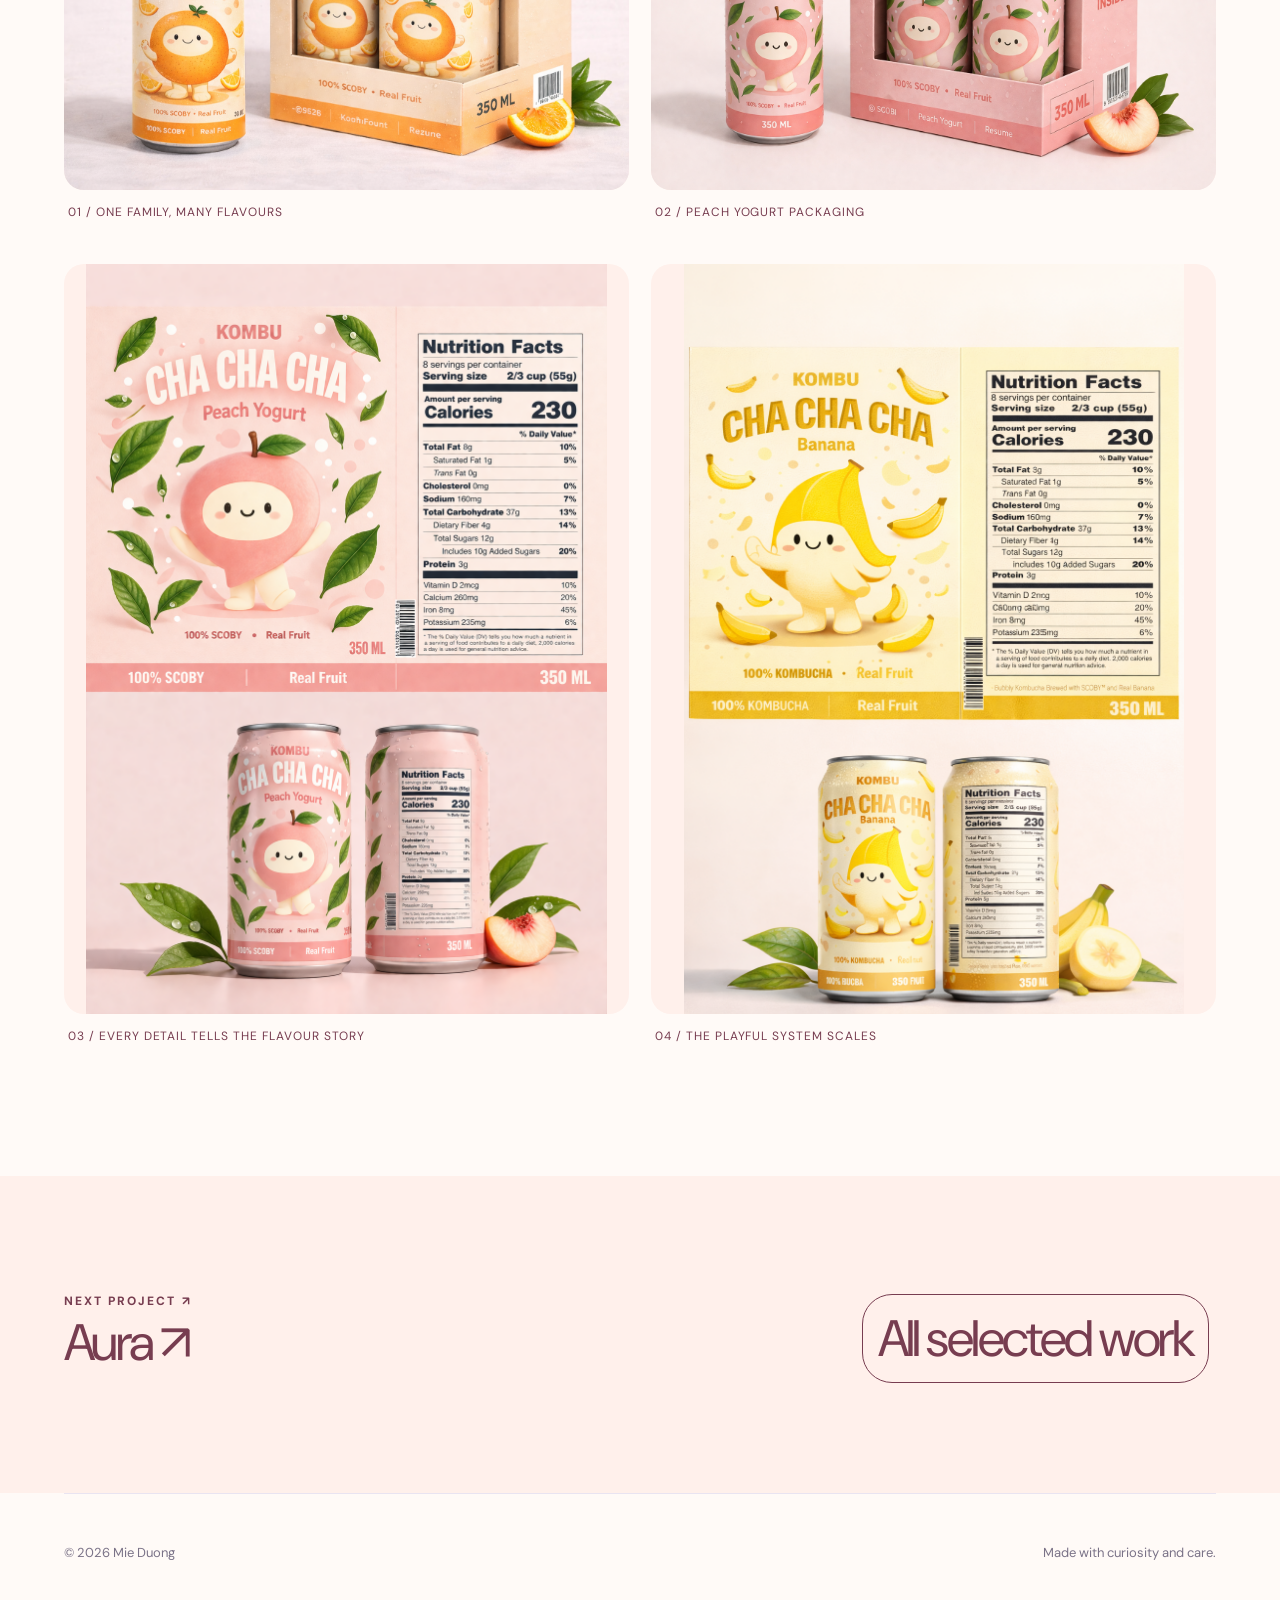
<file: kombu-cha-cha-cha.html>
<!doctype html><html lang="en"><head><meta charset="utf-8"><meta name="viewport" content="width=device-width,initial-scale=1"><meta name="description" content="Kombu Cha Cha Cha brand identity and packaging case study by Mie Duong"><title>Kombu Cha Cha Cha — Mie Duong</title><link rel="stylesheet" href="styles.css"><link rel="stylesheet" href="brand-refined.css"></head><body class="brandcase kombu"><header><a class="brand" href="index.html">mie<i>✳</i></a><nav><a href="index.html#work">Work</a><a href="about.html">About</a><a href="index.html#work">Projects ↗</a></nav></header><main><section class="bc-hero"><div class="bc-wrap"><a class="bc-kicker" href="index.html#work">← All projects</a><div class="bc-kicker" style="margin-top:60px">PACKAGING / CHARACTER DESIGN / Independent concept</div><h1 class="bc-heading">Kombu<br><em>Cha Cha Cha</em></h1><div class="bc-intro"><p>A bright, fruit-forward identity that brings personality, colour, and a little joy to the kombucha aisle.</p><div class="bc-meta">Creative direction · Identity<br>Illustration · Packaging<br>2026 / Selected work</div></div><div class="bc-cover"><img src="assets/kombu-peach.png" alt="Kombu Cha Cha Cha hero mockup"></div></div></section><section class="bc-section"><div class="bc-wrap"><div class="bc-kicker">01 / The story</div><h2 class="bc-section-title">Beyond the<br>ordinary.</h2><div class="bc-columns"><div><h3>THE CHALLENGE ↘</h3><p>Many kombucha brands communicate health through serious minimalism. This system needed to remain fresh and natural while creating more joy and shelf impact.</p></div><div><h3>THE SOLUTION ↘</h3><p>Expressive fruit mascots, soft colour families, and bold curved typography form a scalable system across cans, labels, and multipacks.</p></div></div></div></section><section class="bc-quote"><div class="bc-wrap"><div class="bc-kicker">02 / Creative direction</div><p>“Naturally refreshing. <em>Unapologetically playful.</em>”</p></div></section><section class="bc-section"><div class="bc-wrap"><div class="bc-kicker">03 / Visual world</div><h2 class="bc-section-title">A brand you can<br><em>feel.</em></h2><div class="bc-gallery"><figure class="bc-figure "><div class="bc-img"><img loading="lazy" src="assets/kombu-orange.png" alt="Orange flavour cans and multipack"></div><figcaption>01 / One family, many flavours</figcaption></figure><figure class="bc-figure "><div class="bc-img"><img loading="lazy" src="assets/kombu-peach.png" alt="Peach yogurt cans and multipack"></div><figcaption>02 / Peach yogurt packaging</figcaption></figure><figure class="bc-figure "><div class="bc-img"><img loading="lazy" src="assets/kombu-peach-label.png" alt="Peach yogurt can label artwork and mockup"></div><figcaption>03 / Every detail tells the flavour story</figcaption></figure><figure class="bc-figure "><div class="bc-img"><img loading="lazy" src="assets/kombu-banana-label.png" alt="Banana can label artwork and mockup"></div><figcaption>04 / The playful system scales</figcaption></figure></div></div></section><section class="bc-section" style="background:var(--tone)"><div class="bc-wrap bc-next"><div><div class="bc-kicker">NEXT PROJECT ↗</div><a href="aura.html">Aura ↗</a></div><a class="bc-chip" href="index.html#work">All selected work</a></div></section></main><div class="bc-wrap"><footer class="footer"><span>© 2026 Mie Duong</span><span>Made with curiosity and care.</span></footer></div><script src="script.js"></script></body></html>
</file>
<file: styles.css>
@import url('https://fonts.googleapis.com/css2?family=DM+Sans:wght@400;500;600;700&family=Manrope:wght@400;500;600;700;800&display=swap');
:root{--ink:#1e1832;--muted:#77718a;--violet:#5f4add;--lav:#f0ebff;--line:#e9e4f1;--bg:#fcfbff}*{box-sizing:border-box}html{scroll-behavior:smooth}body{margin:0;background:var(--bg);color:var(--ink);font-family:'DM Sans',sans-serif}a{color:inherit;text-decoration:none}button{font:inherit}header{height:78px;display:flex;align-items:center;justify-content:space-between;padding:0 clamp(24px,5vw,88px);position:sticky;top:0;background:#fcfbffe8;backdrop-filter:blur(20px);border-bottom:1px solid #eee9f5;z-index:10}.brand{font-weight:800;letter-spacing:-.09em;font-size:27px;font-family:Manrope}.brand i{font-style:normal;color:var(--violet)}nav{display:flex;gap:32px;font-size:13px;font-weight:700}nav a:hover,.back:hover{color:var(--violet)}.wrap{max-width:1320px;margin:auto;padding:0 32px}.eyebrow{text-transform:uppercase;letter-spacing:.21em;font-size:11px;font-weight:800;color:var(--violet)}h1,h2,h3,p{margin-top:0}h1,h2,h3{font-family:Manrope;letter-spacing:-.065em}h1{font-size:clamp(65px,10vw,156px);line-height:.98}h2{font-size:clamp(40px,5.8vw,78px);line-height:1.06}h3{font-size:26px}.lead{font-size:clamp(18px,2vw,24px);line-height:1.6;color:#625a76;max-width:640px}.btn{display:inline-flex;align-items:center;gap:12px;background:var(--ink);color:white;padding:17px 25px;border-radius:40px;font-size:13px;font-weight:700;transition:transform .2s,background .2s}.btn:hover{transform:translateY(-3px);background:var(--violet)}.btn.outline{background:transparent;border:1px solid #ccc3dc;color:var(--ink)}.btn.outline:hover{background:var(--lav)}.hero{padding:105px 0 50px;position:relative;overflow:hidden}.hero-grid{display:grid;grid-template-columns:1.25fr .75fr;gap:30px;align-items:end}.hero h1{margin:24px 0}.hero h1 em{font-style:normal;color:var(--violet)}.orb{width:100%;aspect-ratio:1;max-height:510px;object-fit:contain;filter:drop-shadow(0 25px 40px #a79be76e);animation:float 7s ease-in-out infinite}.hero-art{background:radial-gradient(circle at center,#e5dbff,transparent 67%);border-radius:50%}@keyframes float{50%{transform:translateY(-18px) rotate(4deg)}}.meta{display:flex;gap:26px;flex-wrap:wrap;margin-top:36px;font-size:12px;color:#7a7387}.meta strong{color:var(--ink)}.section{padding:110px 0}.section-head{display:flex;align-items:end;justify-content:space-between;gap:20px;margin-bottom:40px}.section-head h2{margin-bottom:0}.work-grid{display:grid;grid-template-columns:repeat(2,1fr);gap:26px}.work{border-radius:24px;overflow:hidden;background:white;border:1px solid var(--line);transition:transform .25s,box-shadow .25s}.work:hover{transform:translateY(-6px);box-shadow:0 30px 60px #42346d18}.work .visual{height:370px;padding:30px;display:flex;align-items:center;justify-content:center;overflow:hidden;position:relative}.work .visual img{max-width:100%;width:100%;object-fit:contain;filter:drop-shadow(0 16px 18px #26134d20)}.work .info{padding:27px 31px 31px;display:flex;justify-content:space-between;gap:20px}.work .info h3{margin:0 0 7px}.work .info p{color:var(--muted);font-size:13px;margin:0}.work .arrow{font-size:24px}.lilac{background:#e8e2ff}.peach{background:#ffebdc}.pink{background:#ffe4ed}.mint{background:#dcefe9}.butter{background:#f8edc8}.indigo{background:#dddaf7}.type-art{font-family:Manrope;font-weight:800;letter-spacing:-.08em;line-height:.9;text-align:center;font-size:clamp(56px,7vw,105px)}.type-art small{display:block;font-size:13px;letter-spacing:.35em;margin-top:20px}.about{background:#241e38;color:white;border-radius:34px;padding:75px;display:grid;grid-template-columns:1fr 1fr;gap:50px}.about p{color:#d6cfe6;line-height:1.9}.about .eyebrow{color:#baa9ff}.footer{padding:50px 0;border-top:1px solid var(--line);display:flex;justify-content:space-between;font-size:13px;color:#7a7287}.project-hero{padding:100px 0 70px}.project-hero h1{font-size:clamp(74px,12vw,170px);margin:22px 0}.project-hero .intro{display:grid;grid-template-columns:1.2fr .8fr;gap:50px;align-items:end}.pill{border:1px solid #ded5ee;border-radius:30px;padding:8px 13px;font-size:11px;font-weight:700;display:inline-block;margin:0 7px 7px 0}.showcase{background:linear-gradient(130deg,#ddd4ff,#f8f4ff 65%,#e6d5ff);border-radius:32px;padding:clamp(20px,5vw,75px);position:relative;overflow:hidden}.showcase:before{content:'';position:absolute;inset:auto -100px -250px auto;width:600px;height:600px;border-radius:50%;background:radial-gradient(circle,#b29df88c,transparent 65%)}.showcase img{position:relative;width:100%;height:auto;display:block;box-shadow:0 25px 60px #34226e2b;border-radius:10px}.notice{font-size:11px;color:#82798d;margin-top:13px}.split{display:grid;grid-template-columns:.75fr 1.25fr;gap:90px}.copy{font-size:17px;line-height:1.85;color:#665e74}.number{color:#b4a8cc;font-size:12px;letter-spacing:.16em}.goals{display:grid;grid-template-columns:repeat(3,1fr);gap:18px}.goal{background:white;border:1px solid var(--line);padding:32px;border-radius:22px}.goal .n{color:var(--violet);font-weight:800}.goal h3{margin:24px 0 10px}.goal p{color:#766f85;line-height:1.7;font-size:14px}.foundation{background:#221d37;color:white;border-radius:30px;padding:clamp(28px,6vw,75px)}.foundation h2{max-width:650px}.swatches{display:flex;gap:12px;margin:35px 0}.swatch{height:115px;flex:1;border-radius:12px}.foundation .copy{color:#c9c0df}.component-grid{display:grid;grid-template-columns:repeat(3,1fr);gap:15px}.component{padding:30px;border:1px solid var(--line);border-radius:20px;background:white;min-height:230px}.component .demo{height:115px;display:flex;align-items:center;justify-content:center}.component h3{font-size:18px;margin:10px 0 5px}.component p{font-size:12px;color:var(--muted)}.fake-button{padding:12px 21px;background:var(--violet);color:white;border-radius:9px;font-size:12px}.fake-input{border:1px solid #d8d0eb;border-radius:9px;padding:13px;width:100%;font-size:12px;color:#8b8495}.fake-card{background:#eee9ff;border-radius:14px;padding:17px;width:100%;font-size:12px}.fake-row{width:100%;display:flex;justify-content:space-between;font-size:12px;border-bottom:1px solid #eee;padding:15px 0}.fake-progress{height:9px;background:#e8e3f6;border-radius:9px;width:100%;overflow:hidden}.fake-progress:after{content:'';display:block;background:#6b52e9;width:65%;height:100%}.screens{display:grid;grid-template-columns:repeat(2,1fr);gap:28px}.screen{background:#f0edfb;border-radius:22px;padding:27px}.screen img{width:100%;display:block;border-radius:7px;box-shadow:0 15px 35px #41347725}.screen p{font-size:13px;color:#6f6882;margin:18px 0 0}.screen strong{color:var(--ink)}.cta{background:linear-gradient(130deg,#e9e2ff,#f9f6ff);border-radius:30px;padding:70px;text-align:center}.cta h2{max-width:800px;margin:0 auto 25px}.cta p{color:#716b82;margin-bottom:28px}.reveal{opacity:0;transform:translateY(22px);transition:opacity .7s,transform .7s}.reveal.visible{opacity:1;transform:none}@media(max-width:800px){header{padding:0 22px}nav{gap:16px}.wrap{padding:0 20px}.hero-grid,.project-hero .intro,.split,.about{grid-template-columns:1fr}.hero{padding-top:65px}.hero-art{max-width:360px;margin:auto}.work-grid,.screens,.goals,.component-grid{grid-template-columns:1fr}.work .visual{height:300px}.section{padding:70px 0}.about{padding:35px}.section-head{display:block}.project-hero{padding:65px 0 40px}.footer{gap:20px;flex-wrap:wrap}.cta{padding:45px 20px}}
.work .visual img{object-fit:contain!important;padding:16px;box-sizing:border-box}.work .visual.butter{background:#e9efff}.work .visual.pink{background:#fff0ef}

/* Aura identity */
.work .info h3{display:flex;align-items:center;gap:9px}.aura-mini-logo{width:27px!important;height:27px!important;object-fit:contain;flex:none;border-radius:8px}
</file>
<file: about.css>
nav a[aria-current="page"]{color:var(--violet)}.about-intro{background:#f1ecff;padding:90px 0 100px;overflow:hidden}.about-topline{display:flex;justify-content:space-between;border-top:1px solid #c9bee7;padding-top:16px;font-size:11px;font-weight:800;letter-spacing:.17em;color:#5c4a91}.about-head{display:grid;grid-template-columns:1.25fr .75fr;align-items:end;gap:50px;padding-top:80px}.about-head h1{font-size:clamp(70px,9.1vw,150px);line-height:.94;margin-bottom:0;letter-spacing:-.095em}.about-head h1 em,.about-statement em,.experience-heading em,.about-outro em{font-family:Georgia,serif;font-weight:400;letter-spacing:-.07em;color:#6550dc}.about-head>div:first-child{position:relative}.mini-symbol{position:absolute;right:0;top:-60px;font-size:110px;color:#b0a2ff;transform:rotate(-18deg)}.about-statement{padding:0 0 14px 10px}.about-statement p{font-size:clamp(27px,3vw,44px);line-height:1.24;letter-spacing:-.055em;font-weight:650;max-width:540px}.about-scroll{font-size:10px;letter-spacing:.2em;font-weight:800;margin-top:60px;display:flex;justify-content:space-between;border-top:1px solid #d0c8e8;padding-top:17px}.about-scroll span{font-size:24px}.about-bio{padding:130px 0;background:#fcfbff}.bio-grid{display:grid;grid-template-columns:.9fr 1.1fr;gap:clamp(45px,7vw,125px)}.bio-art{background:radial-gradient(circle at 70% 30%,#e8e1ff 0%,transparent 42%),linear-gradient(145deg,#b6a5f7,#dcd3fa 56%,#a68af0);border-radius:8px;min-height:580px;position:relative;overflow:hidden;padding:48px;display:flex;align-items:end}.bio-art:after{content:'';width:420px;height:420px;border:50px solid #ffffff7d;border-radius:48% 52% 60% 40%;position:absolute;top:9%;right:-22%;transform:rotate(-32deg);box-shadow:inset 0 0 45px #ffffffb0,0 0 35px #ffffff90}.bio-art-title{font-size:clamp(46px,5vw,83px);font-family:Manrope,sans-serif;font-weight:800;letter-spacing:-.085em;line-height:.96;z-index:1}.bio-art-title i{font-family:Georgia,serif;font-weight:400}.bio-sticker{position:absolute;top:28px;left:35px;font-size:11px;font-weight:800;letter-spacing:.2em}.bio-star{position:absolute;top:24px;right:34px;font-size:45px;color:#5b45cc}.bio-art-caption{font-size:10px;letter-spacing:.17em;font-weight:800;margin-top:14px}.bio-copy{padding-top:20px}.bio-copy>p:not(.eyebrow){font-size:clamp(17px,1.55vw,22px);line-height:1.78;letter-spacing:-.018em;color:#383149;margin:25px 0}.bio-details{display:grid;grid-template-columns:repeat(3,1fr);gap:18px;margin-top:58px;border-top:1px solid #ded8e8;padding-top:27px}.bio-details span{font-size:10px;font-weight:800;letter-spacing:.16em;color:#6d56c8}.bio-details p{font-size:14px;line-height:2;margin-top:16px}.experience-section{background:#1f1933;color:#faf7ff;padding:125px 0 145px}.experience-heading{display:flex;align-items:end;justify-content:space-between;gap:35px;margin-bottom:65px}.experience-heading .eyebrow{color:#bca9ff}.experience-heading h2{font-size:clamp(56px,7vw,105px);line-height:1;max-width:790px;margin:0}.experience-heading em{color:#baa6ff}.experience-item{display:grid;grid-template-columns:175px 1fr 60px;gap:30px;border-top:1px solid #ffffff3b;padding:38px 0 44px;align-items:start}.experience-item:last-child{border-bottom:1px solid #ffffff3b}.year{font-size:14px;color:#c1b1ec;font-weight:700}.experience-item h3{font-size:clamp(23px,2.5vw,37px);letter-spacing:-.045em;margin-bottom:10px}.experience-item p{font-size:15px;line-height:1.7;color:#c4bfd0;max-width:600px}.exp-index{text-align:right;color:#bba9fb}.about-outro{background:#eae4ff;text-align:center;padding:125px 0 140px}.about-outro h2{font-size:clamp(55px,8vw,116px);line-height:1;margin:25px 0 45px}.about-work-link{display:inline-flex;gap:75px;background:#2c2347;color:#fff;border-radius:50px;padding:19px 27px;font-size:14px;font-weight:700;transition:transform .2s}.about-work-link:hover{transform:translateY(-4px)}@media(max-width:850px){.about-intro{padding:60px 0}.about-head{grid-template-columns:1fr;gap:50px;padding-top:75px}.about-head h1{font-size:clamp(60px,12vw,100px)}.mini-symbol{font-size:65px;right:12px}.about-statement{padding:0}.about-scroll{margin-top:35px}.bio-grid{grid-template-columns:1fr}.bio-art{min-height:410px}.bio-details{gap:10px}.experience-heading{display:block}.experience-item{grid-template-columns:85px 1fr 20px;gap:12px}}@media(max-width:500px){.about-topline span:last-child{display:none}.bio-details{grid-template-columns:repeat(2,1fr)}.bio-details div:last-child{grid-column:span 2}.experience-item{grid-template-columns:1fr 25px}.experience-item .year{grid-column:1/-1}.experience-item h3{font-size:24px}.bio-art{padding:25px;min-height:350px}.about-bio,.experience-section{padding:75px 0}.about-intro{padding-bottom:65px}}
/* Portrait treatment: original photograph, no artificial alterations */
.bio-portrait{padding:0;background:#ddd5ef;min-height:580px;display:block;isolation:isolate}
.bio-portrait:after{display:none}
.bio-portrait img{width:100%;height:100%;min-height:580px;object-fit:cover;object-position:center 34%;display:block;transition:transform .7s cubic-bezier(.2,.7,.2,1)}
.bio-portrait:hover img{transform:scale(1.035)}
.portrait-tag{position:absolute;left:24px;bottom:24px;z-index:2;background:#f7f3ff;color:#2c2347;padding:12px 17px;border-radius:30px;font-size:11px;letter-spacing:.14em;font-weight:800;display:flex;gap:38px;align-items:center;box-shadow:0 8px 28px #24183a18}
.portrait-tag span{font-size:17px}
@media(max-width:850px){.bio-portrait,.bio-portrait img{min-height:410px;max-height:600px}}
@media(max-width:500px){.bio-portrait,.bio-portrait img{min-height:360px;max-height:480px}}
</file>
<file: brand-refined.css>
/* Refined editorial case studies */
.brandcase{--ink:#172d67;--tone:#eaf0ff;--accent:#2453ba;background:#faf9f6;color:#172d67}.brandcase.kombu{--ink:#773d50;--tone:#fff0eb;--accent:#e5758c;background:#fffaf7;color:#773d50}
.brandcase header{background:rgba(255,255,255,.86);backdrop-filter:blur(20px)}
.brandcase .bc-wrap{max-width:1320px;margin:auto;padding:0 5vw}.brandcase .bc-hero{padding:100px 0 75px;background:var(--tone);overflow:hidden}.bc-kicker{text-transform:uppercase;letter-spacing:.17em;font-size:12px;font-weight:750}.bc-heading{font-size:clamp(70px,10vw,165px);line-height:.87;letter-spacing:-.085em;margin:35px 0;font-weight:760}.bc-heading em{font-family:Georgia,serif;font-weight:400}.bc-intro{display:flex;align-items:end;justify-content:space-between;gap:45px}.bc-intro p{font-size:clamp(18px,2vw,25px);max-width:490px;line-height:1.4}.bc-meta{font-size:12px;text-transform:uppercase;letter-spacing:.13em;line-height:2}.bc-cover{margin:60px auto 0;border-radius:24px;overflow:hidden;max-height:720px;background:white}.bc-cover img{width:100%;height:100%;max-height:720px;object-fit:cover;display:block}.bc-section{padding:110px 0}.bc-section-title{font-size:clamp(45px,6vw,90px);letter-spacing:-.065em;line-height:1.02;margin:14px 0 45px}.bc-columns{display:grid;grid-template-columns:1fr 1fr;gap:70px}.bc-columns h3{font-size:13px;letter-spacing:.15em;margin-bottom:25px}.bc-columns p{font-size:clamp(19px,2.1vw,28px);line-height:1.45;letter-spacing:-.025em}.bc-gallery{display:grid;grid-template-columns:repeat(12,1fr);gap:22px}.bc-figure{margin:0;grid-column:span 6}.bc-figure.wide{grid-column:span 12}.bc-figure .bc-img{background:var(--tone);border-radius:20px;overflow:hidden;display:flex;align-items:center;justify-content:center}.bc-figure img{width:100%;display:block;object-fit:contain;max-height:750px}.bc-figure figcaption{padding:14px 4px 22px;font-size:12px;letter-spacing:.08em;text-transform:uppercase}.bc-quote{padding:90px 0;background:var(--ink);color:white}.bc-quote p{font-size:clamp(35px,5.8vw,78px);letter-spacing:-.06em;line-height:1.1;max-width:1100px}.bc-quote em{font-family:Georgia,serif;font-weight:400}.bc-next{display:flex;justify-content:space-between;align-items:center;gap:30px}.bc-next a{font-size:clamp(28px,4vw,54px);text-decoration:none;color:inherit;letter-spacing:-.05em}.bc-chip{display:inline-block;border:1px solid currentColor;border-radius:30px;padding:10px 15px;font-size:12px;margin-right:7px;margin-top:8px}.brandcase .bc-cover img,.brandcase .bc-img img{transition:transform .6s}.brandcase .bc-cover:hover img,.brandcase .bc-img:hover img{transform:scale(1.025)}
@media(max-width:700px){.brandcase .bc-hero{padding-top:60px}.bc-intro,.bc-next{display:block}.bc-columns{grid-template-columns:1fr;gap:30px}.bc-figure,.bc-figure.wide{grid-column:span 12}.bc-section{padding:65px 0}.bc-heading{font-size:clamp(58px,16vw,100px)}.bc-cover{margin-top:35px}}
</file>
<file: aura-case.css>
@import url('https://fonts.googleapis.com/css2?family=DM+Sans:wght@400;500;600;700&family=Manrope:wght@400;500;600;700;800&display=swap');
:root{--ink:#171b31;--muted:#677089;--violet:#5446ea;--line:#e4e5ee;--bg:#f8f9fc}*{box-sizing:border-box}html{scroll-behavior:smooth}body{margin:0;background:white;color:var(--ink);font-family:'DM Sans',sans-serif}a{color:inherit;text-decoration:none}img{display:block;width:100%;height:auto}h1,h2,h3,p{margin-top:0}h1,h2,h3{font-family:Manrope,sans-serif;letter-spacing:-.055em}header{position:sticky;top:0;z-index:10;background:rgba(255,255,255,.94);backdrop-filter:blur(15px);border-bottom:1px solid #e9e9ef;display:flex;align-items:center;justify-content:space-between;padding:18px max(5vw,24px)}header .brand{font-weight:800;font-size:27px;letter-spacing:-2px}header .brand i{color:#6657ec;font-style:normal}nav{display:flex;gap:32px;font-size:13px;font-weight:700}nav a:hover{color:var(--violet)}.wrap{max-width:1220px;margin:auto;padding-left:36px;padding-right:36px}.eyebrow{font-size:11px;letter-spacing:.17em;text-transform:uppercase;font-weight:800;color:#6a6d83}.hero{padding:100px 0 64px;background:radial-gradient(ellipse at 83% 18%,#e8e3ff 0%,transparent 34%),linear-gradient(180deg,#fff,#f8f8ff)}.hero h1{font-size:clamp(86px,14vw,185px);line-height:.95;margin:35px 0 24px;letter-spacing:-.095em}.hero h1 span{color:var(--violet)}.hero-intro{display:grid;grid-template-columns:1.4fr 1fr;gap:80px;align-items:end}.hero-intro .lead{font-size:clamp(23px,2.7vw,36px);line-height:1.35;letter-spacing:-.04em;font-weight:500}.meta{display:grid;grid-template-columns:1fr 1fr;gap:22px;font-size:13px;line-height:1.8;color:#434a60}.meta strong{display:block;color:#9599ad;font-size:10px;letter-spacing:.12em;text-transform:uppercase}.tags{display:flex;gap:8px;flex-wrap:wrap;margin-top:25px}.tag{border:1px solid #dcdde8;border-radius:40px;padding:8px 13px;font-size:11px;font-weight:700}.hero-shot{background:linear-gradient(140deg,#c6c2f8,#f0efff);padding:50px 45px 0;overflow:hidden}.hero-shot img{box-shadow:0 28px 65px #33328d25;border-radius:8px 8px 0 0}.section{padding:110px 0}.section.alt{background:#f7f7fb}.section.dark{background:#1c1a39;color:#fff}.section h2{font-size:clamp(43px,5vw,74px);line-height:1.08;max-width:850px}.section p{line-height:1.75}.section-heading{display:grid;grid-template-columns:1fr 1fr;gap:60px;margin-bottom:45px}.section-heading>p{max-width:430px;color:var(--muted);font-size:17px}.kicker{display:flex;align-items:center;gap:14px;margin-bottom:22px}.kicker:after{content:'';height:1px;flex:1;background:#dfe1ea}.three{display:grid;grid-template-columns:repeat(3,1fr);gap:18px}.principle{padding:34px;border:1px solid var(--line);border-radius:14px;background:#fff}.principle .num{color:var(--violet);font-size:12px;font-weight:800}.principle h3{font-size:24px;margin:30px 0 10px}.principle p{font-size:14px;color:var(--muted);margin:0}.image-panel{background:#eeecff;border-radius:15px;padding:24px;overflow:hidden}.image-panel img{border-radius:7px;box-shadow:0 18px 35px #20205a14}.image-caption{display:flex;justify-content:space-between;gap:25px;margin:15px 0 0;font-size:12px;color:var(--muted)}.image-caption strong{color:var(--ink)}.split{display:grid;grid-template-columns:1fr 1fr;gap:65px;align-items:center}.split .copy{max-width:470px}.copy h3{font-size:36px;line-height:1.15}.copy p{color:var(--muted);font-size:16px}.bullet{padding:15px 0;border-top:1px solid var(--line);font-size:14px}.bullet strong{display:inline-block;width:130px;color:var(--violet)}.flow{display:grid;grid-template-columns:repeat(3,1fr);gap:16px}.flow-card{border:1px solid var(--line);border-radius:14px;overflow:hidden;background:#fff}.flow-card img{aspect-ratio:1.55;object-fit:cover;object-position:top}.flow-card div{padding:24px}.flow-card h3{font-size:22px;margin:0 0 7px}.flow-card p{font-size:13px;color:var(--muted);margin:0}.colorbar{display:flex;height:150px;border-radius:12px;overflow:hidden;margin:35px 0}.colorbar>div{flex:1;display:flex;align-items:end;padding:15px;color:#fff;font-size:11px}.colorbar>div:nth-child(n+3){color:#252443}.typescale{display:grid;grid-template-columns:repeat(2,1fr);gap:14px;margin-top:35px}.typebox{border:1px solid var(--line);padding:25px;border-radius:12px}.typebox small{display:block;color:var(--muted);margin-bottom:15px}.typebox b{font-family:Manrope;font-size:35px}.component-layout{display:grid;grid-template-columns:repeat(2,1fr);gap:24px}.component-card{border:1px solid var(--line);border-radius:16px;overflow:hidden;background:white}.component-card img{height:340px;object-fit:contain;background:#f5f5fa;padding:14px}.component-card div{padding:24px}.component-card h3{font-size:22px;margin:0 0 7px}.component-card p{font-size:13px;color:var(--muted);margin:0}.screens{display:grid;gap:75px}.screen{display:grid;grid-template-columns:250px 1fr;gap:50px;align-items:center}.screen:nth-child(even){grid-template-columns:1fr 250px}.screen:nth-child(even) .screen-copy{order:2}.screen .screen-copy h3{font-size:34px}.screen .screen-copy p{font-size:14px;color:var(--muted)}.screen img{border:1px solid #e0e2ec;border-radius:8px;box-shadow:0 24px 65px #20204a16}.btn{display:inline-flex;background:var(--violet);color:#fff;padding:17px 24px;border-radius:50px;font-size:13px;font-weight:700;margin-top:18px}.btn:hover{background:#342b9e}.outcome{background:#e9e7ff;padding:70px;border-radius:18px}.outcome h2{font-size:55px}.footer{padding:36px 0;display:flex;justify-content:space-between;font-size:12px;color:#85889a;border-top:1px solid var(--line)}@media(max-width:800px){.wrap{padding-left:22px;padding-right:22px}.hero{padding-top:60px}.hero-intro,.section-heading,.split,.screen,.screen:nth-child(even){grid-template-columns:1fr;gap:20px}.screen:nth-child(even) .screen-copy{order:0}.three,.flow,.component-layout,.typescale{grid-template-columns:1fr}.hero-shot{padding:20px 12px 0}.section{padding:65px 0}.hero h1{font-size:86px}.component-card img{height:260px}.outcome{padding:30px}.outcome h2{font-size:36px}.meta{gap:10px}.footer{gap:15px;flex-wrap:wrap}nav{gap:15px}}
/* Image presentation cleanup: no stretching or incidental screenshot edge. */
.screen img,.image-panel img,.hero-shot img{display:block;max-width:100%;height:auto;object-fit:contain;object-position:center;border:1px solid #e6e8f0;border-radius:12px;overflow:hidden;}
.screen img{box-shadow:0 16px 46px rgba(25,25,60,.10);}
.image-panel img{box-shadow:0 12px 30px rgba(25,25,60,.09);}
.flow-card img{object-fit:cover;object-position:top center;}

/* Aura visual identity */
.aura-identity{display:flex;align-items:center;gap:26px;margin:35px 0 24px}.aura-identity h1{margin:0}.aura-identity-mark{width:clamp(64px,8vw,108px);height:auto;flex:none;filter:drop-shadow(0 12px 20px #5546e82a)}@media(max-width:600px){.aura-identity{gap:14px}.aura-identity-mark{width:64px}.aura-identity h1{font-size:clamp(65px,17vw,86px)}}

/* Aura / Design system editorial section */
.aura-system-intro,.aura-system-feature,.aura-system-bottom{display:grid;grid-template-columns:minmax(0,1.1fr) minmax(0,1fr);gap:clamp(28px,5vw,72px);align-items:center;margin:54px 0 42px}.aura-system-intro h3,.aura-system-feature h3,.aura-system-bottom h3{font-size:clamp(26px,3vw,42px);line-height:1.12;letter-spacing:-.045em;margin:14px 0 18px}.aura-system-intro p,.aura-system-feature p,.aura-system-bottom p{line-height:1.8;color:#676477;font-size:15px;max-width:640px}.aura-system-stats{display:grid;grid-template-columns:repeat(2,1fr);gap:12px}.aura-system-stats>div{border:1px solid #e8e5f2;background:#fff;border-radius:18px;padding:25px}.aura-system-stats>div:last-child{grid-column:1/-1}.aura-system-stats strong{display:block;font-size:clamp(28px,3vw,42px);color:#5248cd;letter-spacing:-.05em}.aura-system-stats span{font-size:13px;color:#716c83}.aura-system-image-grid{display:grid;grid-template-columns:1fr 1fr;gap:18px;margin:24px 0 75px}.aura-system-image-grid figure,.aura-system-feature figure{margin:0;min-width:0}.aura-system-image-grid img,.aura-system-feature img{width:100%;height:auto;display:block;border-radius:14px;box-shadow:0 12px 35px rgba(24,21,64,.1)}.aura-system-image-grid figcaption,.aura-system-feature figcaption{font-size:12px;color:#787387;margin-top:12px;line-height:1.5}.aura-system-feature{padding:44px 0;border-top:1px solid #e4e0ec}.aura-system-feature-reverse>div{order:2}.aura-system-feature-reverse figure{order:1}.aura-system-note{font-size:13px!important;border-left:3px solid #aca4ff;padding-left:14px}.aura-system-bottom{border-top:1px solid #e4e0ec;padding-top:42px;align-items:end}.aura-system-bottom .btn{justify-self:end}@media(max-width:780px){.aura-system-intro,.aura-system-feature,.aura-system-bottom,.aura-system-image-grid{grid-template-columns:1fr}.aura-system-feature-reverse>div,.aura-system-feature-reverse figure{order:initial}.aura-system-bottom .btn{justify-self:start}.aura-system-image-grid{margin-bottom:44px}}
</file>
<file: design-system.css>
.ds-body{background:#f9f8ff;color:#18182d}.ds-wrap{max-width:1240px;margin:auto;padding:0 38px}.ds-nav{display:flex;align-items:center;justify-content:space-between;padding:26px 0;border-bottom:1px solid #e6e3f4}.ds-nav a{text-decoration:none;color:inherit}.ds-nav .mark{font-size:24px;font-weight:800;letter-spacing:-1.5px}.ds-nav .links{display:flex;gap:28px;font-size:14px}.ds-hero{padding:110px 0 75px;position:relative;overflow:hidden}.ds-kicker{text-transform:uppercase;letter-spacing:.22em;font-size:12px;font-weight:700;color:#6053b4}.ds-hero h1{font-size:clamp(60px,10vw,145px);letter-spacing:-.085em;line-height:.9;margin:24px 0 30px;font-weight:700}.ds-hero h1 em{font-style:normal;color:#6b5dff}.ds-lede{max-width:630px;color:#636479;font-size:19px;line-height:1.6}.ds-pillrow{display:flex;flex-wrap:wrap;gap:10px;margin:30px 0}.ds-pill{border:1px solid #dedaf1;padding:9px 15px;border-radius:100px;font-size:12px;color:#65627c}.ds-section{padding:85px 0;border-top:1px solid #e4e1f0}.ds-heading{display:flex;justify-content:space-between;gap:30px;align-items:end;margin-bottom:32px}.ds-heading h2{font-size:clamp(34px,5vw,65px);letter-spacing:-.06em;line-height:1.05;margin:12px 0 0}.ds-heading p{max-width:350px;color:#77768b;font-size:14px;line-height:1.65}.ds-num{font-size:12px;color:#7969c9;font-weight:700;letter-spacing:.15em}.ds-grid{display:grid;grid-template-columns:repeat(12,1fr);gap:18px}.ds-panel{background:white;border:1px solid #eae7f4;border-radius:24px;padding:30px;min-width:0}.ds-panel h3{font-size:16px;margin:0 0 25px}.ds-panel p{color:#7d7c90;font-size:13px;line-height:1.6}.ds-span6{grid-column:span 6}.ds-span4{grid-column:span 4}.ds-span8{grid-column:span 8}.ds-span12{grid-column:span 12}.ds-colors{display:grid;grid-template-columns:repeat(5,1fr);gap:12px}.ds-swatch{height:125px;border-radius:14px;margin-bottom:12px}.ds-swatch-label{font-size:12px;font-weight:650}.ds-hex{font-size:11px;color:#9290a1}.ds-typebig{font-size:65px;line-height:1;letter-spacing:-.07em;font-weight:700}.ds-typeitem{padding:16px 0;border-bottom:1px solid #efedf7;display:flex;align-items:baseline;justify-content:space-between;gap:10px}.ds-typeitem span{font-size:12px;color:#a09eae}.ds-scale{display:flex;gap:10px;align-items:end;height:110px}.ds-scale>div{background:#dedbff;border-radius:5px 5px 0 0;flex:1;position:relative}.ds-scale span{position:absolute;bottom:-23px;font-size:11px;left:50%;transform:translateX(-50%);color:#8c89a1}.ds-demo{background:#f7f7ff;border-radius:18px;padding:30px;margin-top:16px;min-height:170px}.ds-button{display:inline-flex;border:0;border-radius:50px;padding:13px 24px;font:inherit;font-size:13px;font-weight:600;cursor:pointer;background:#39338e;color:white;transition:.2s}.ds-button:hover{background:#6053ff;transform:translateY(-2px)}.ds-button.secondary{background:#fff;color:#39338e;border:1px solid #dedbf5}.ds-button.disabled{background:#e5e5f0;color:#aaa9b7;cursor:not-allowed}.ds-input{padding:14px 17px;border:1px solid #e1e0f1;background:#fff;border-radius:12px;font:inherit;font-size:14px;width:100%;outline:none}.ds-input:focus{border-color:#6b5dff;box-shadow:0 0 0 3px #6b5dff22}.ds-label{display:block;font-size:12px;font-weight:600;margin-bottom:9px}.ds-balance{border-radius:18px;padding:26px;background:linear-gradient(110deg,#e5e8fb,#cfcdf8);max-width:420px}.ds-balance strong{display:block;font-size:35px;margin:12px 0;letter-spacing:-.05em}.ds-balance small{color:#148659}.ds-row{display:flex;align-items:center;justify-content:space-between;gap:12px;background:white;padding:16px 18px;border-bottom:1px solid #eeeef7;font-size:13px}.ds-row .avatar{background:#eeeeff;color:#6053ff;width:38px;height:38px;border-radius:50%;display:grid;place-items:center}.ds-row .merchant{flex:1}.ds-row .merchant small{display:block;color:#8c8b9e;margin-top:4px}.ds-row .negative{font-weight:700}.ds-row .positive{font-weight:700;color:#149467}.ds-sidebar{background:#e6e7fb;border-radius:15px;padding:18px;width:220px;max-width:100%}.ds-sidebar div{padding:12px 16px;border-radius:9px;font-size:13px;color:#55556e}.ds-sidebar .active{background:#c7ccff;color:#5042db;font-weight:700}.ds-ring{width:155px;height:155px;border-radius:50%;background:conic-gradient(#aea6ff 0 28%,#6556ff 28% 52%,#a6afc1 52% 72%,#dfdcff 72% 88%,#f3c5e3 88% 100%);display:grid;place-items:center;flex-shrink:0}.ds-ring:after{content:'$3,186';width:100px;height:100px;background:white;border-radius:50%;display:grid;place-items:center;font-size:21px;font-weight:700}.ds-legend{display:grid;gap:10px;font-size:12px;flex:1}.ds-legend div{display:flex;justify-content:space-between;gap:10px}.ds-progress{height:8px;background:#edeef6;border-radius:9px;overflow:hidden;margin-top:12px}.ds-progress>div{height:100%;background:#6556ff;border-radius:9px}.ds-spec{font-size:12px;border-collapse:collapse;width:100%;margin-top:16px}.ds-spec td{padding:10px 0;border-bottom:1px solid #f0eef7}.ds-spec td:last-child{text-align:right;color:#79778c}.ds-note{font-size:12px;color:#88869b;margin-top:20px}.ds-foot{padding:50px 0 70px;display:flex;justify-content:space-between;align-items:center;gap:25px;font-size:13px;color:#8d8a9c}.ds-foot a{color:#5146c6}.ds-tabs{display:flex;gap:8px;flex-wrap:wrap;margin:20px 0}.ds-tab{background:white;border:1px solid #dedaf1;color:#69657d;border-radius:40px;padding:10px 16px;cursor:pointer;font:inherit;font-size:12px}.ds-tab[aria-selected=true]{background:#39338e;color:white;border-color:#39338e}.ds-showcase[hidden]{display:none}.ds-art{position:absolute;right:7%;top:100px;width:190px;height:190px;border:36px solid transparent;border-radius:50%;background:linear-gradient(#f9f8ff,#f9f8ff) padding-box,conic-gradient(#d7d5ff,#a5a7ff,#f7c8e9,#8174ef,#d7d5ff) border-box;transform:rotate(-25deg);opacity:.65;filter:drop-shadow(0 25px 20px #bcb4ed50)}@media(max-width:760px){.ds-wrap{padding:0 20px}.ds-hero{padding:80px 0}.ds-art{width:95px;height:95px;border-width:17px;right:3%;top:35px}.ds-heading{display:block}.ds-span4,.ds-span6,.ds-span8{grid-column:span 12}.ds-colors{grid-template-columns:repeat(3,1fr)}.ds-panel{padding:20px}.ds-ring{width:120px;height:120px}.ds-ring:after{width:75px;height:75px;font-size:16px}.ds-nav .links{gap:13px}.ds-foot{display:block}.ds-hero h1{font-size:62px}}

.doc-gallery{display:grid;grid-template-columns:1fr 1fr;gap:24px;margin:30px 0 15px}.doc-gallery figure{margin:0;background:#fff;border-radius:20px;overflow:hidden;padding:16px;border:1px solid #e8e5f6}.doc-gallery figure.doc-wide{grid-column:span 2}.doc-gallery img{width:100%;height:auto;display:block;border-radius:10px}.doc-gallery figcaption{font-size:12px;letter-spacing:.1em;color:#625c83;padding:15px 6px 4px}@media(max-width:750px){.doc-gallery{grid-template-columns:1fr}.doc-gallery figure.doc-wide{grid-column:span 1}}
</file>
